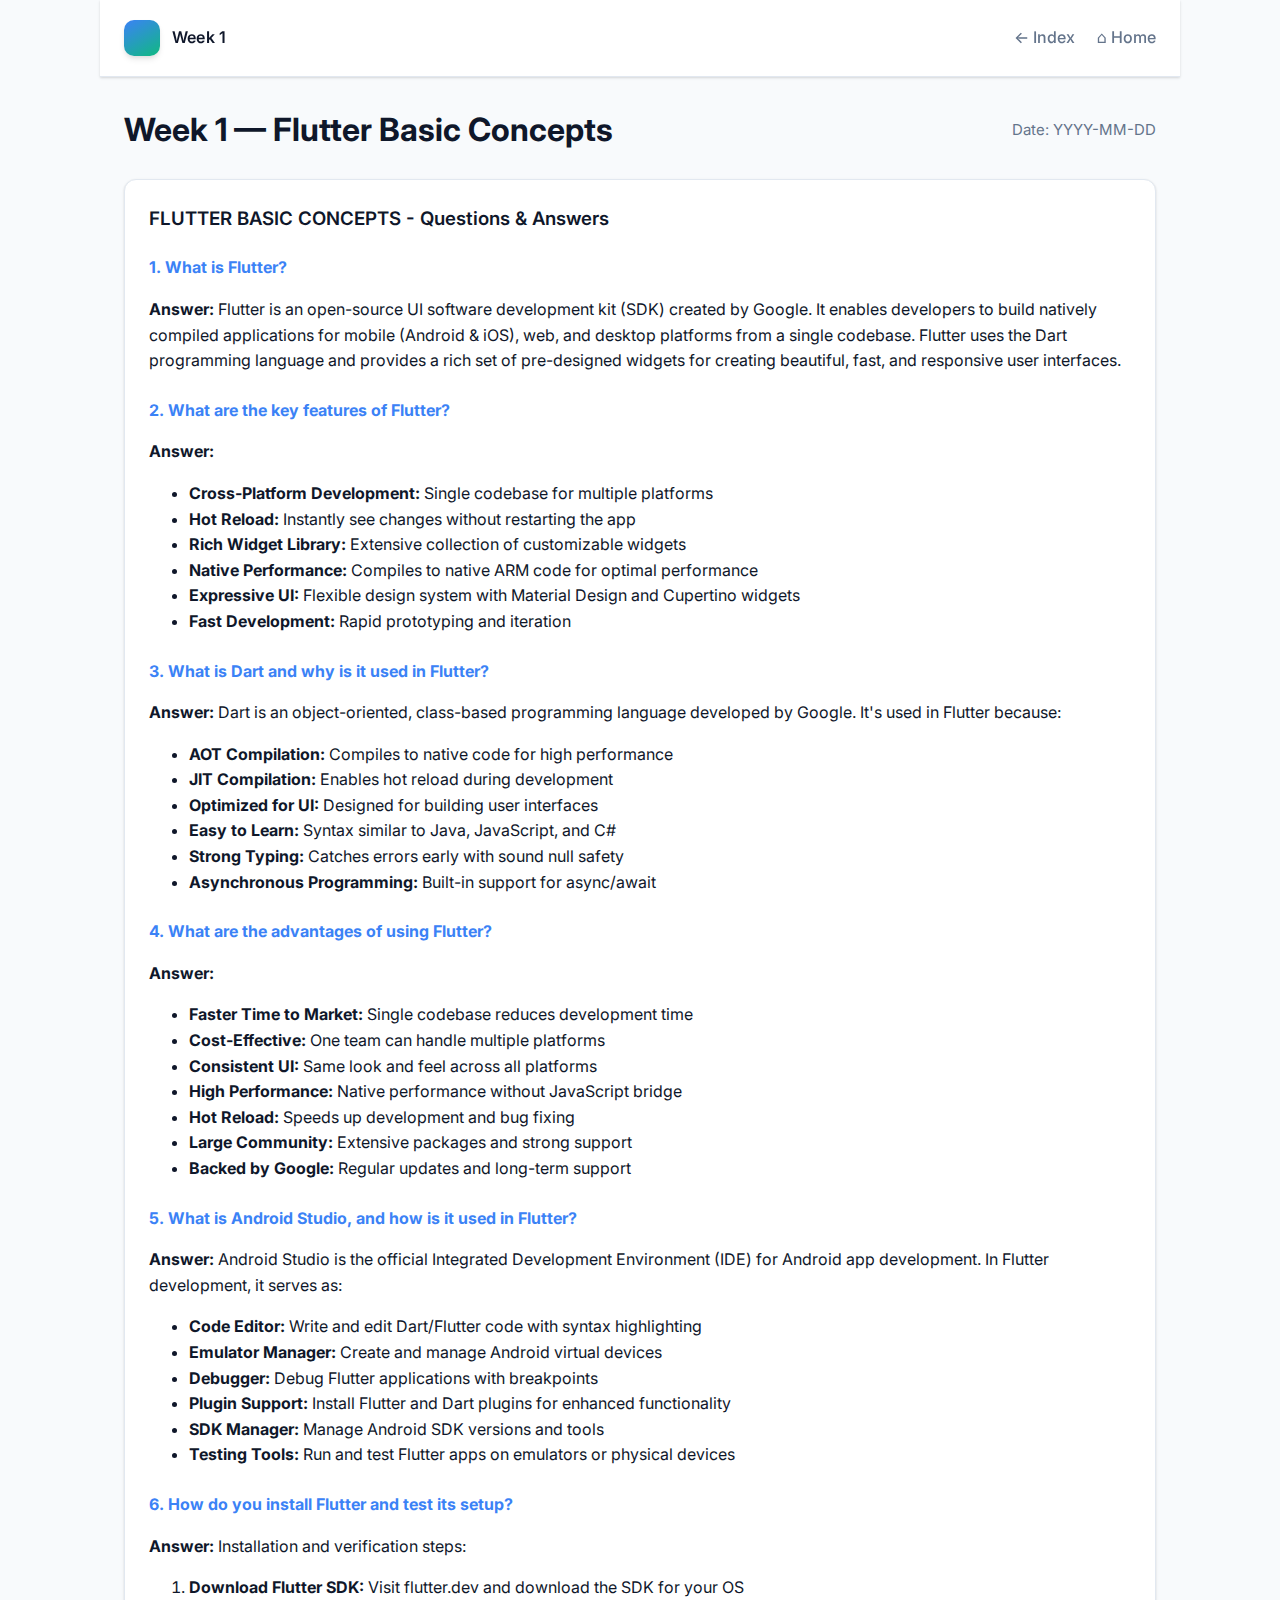
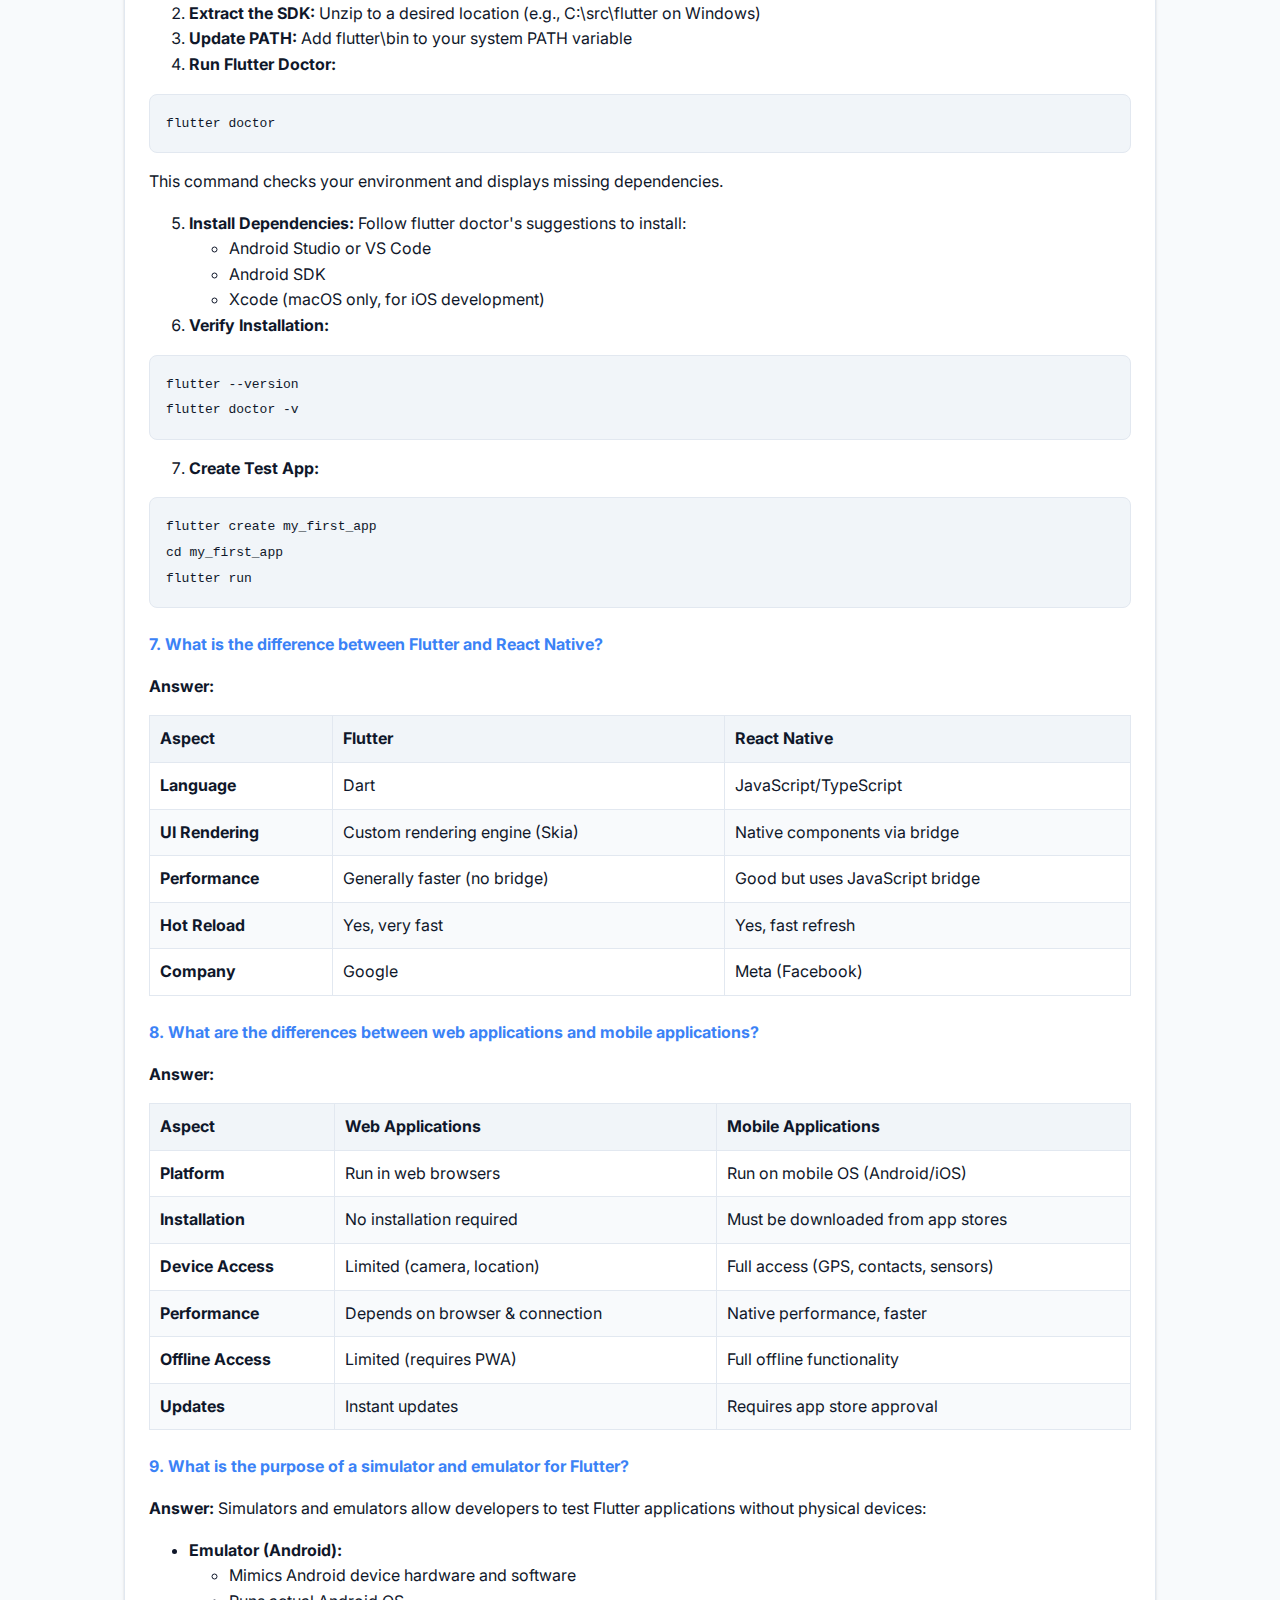
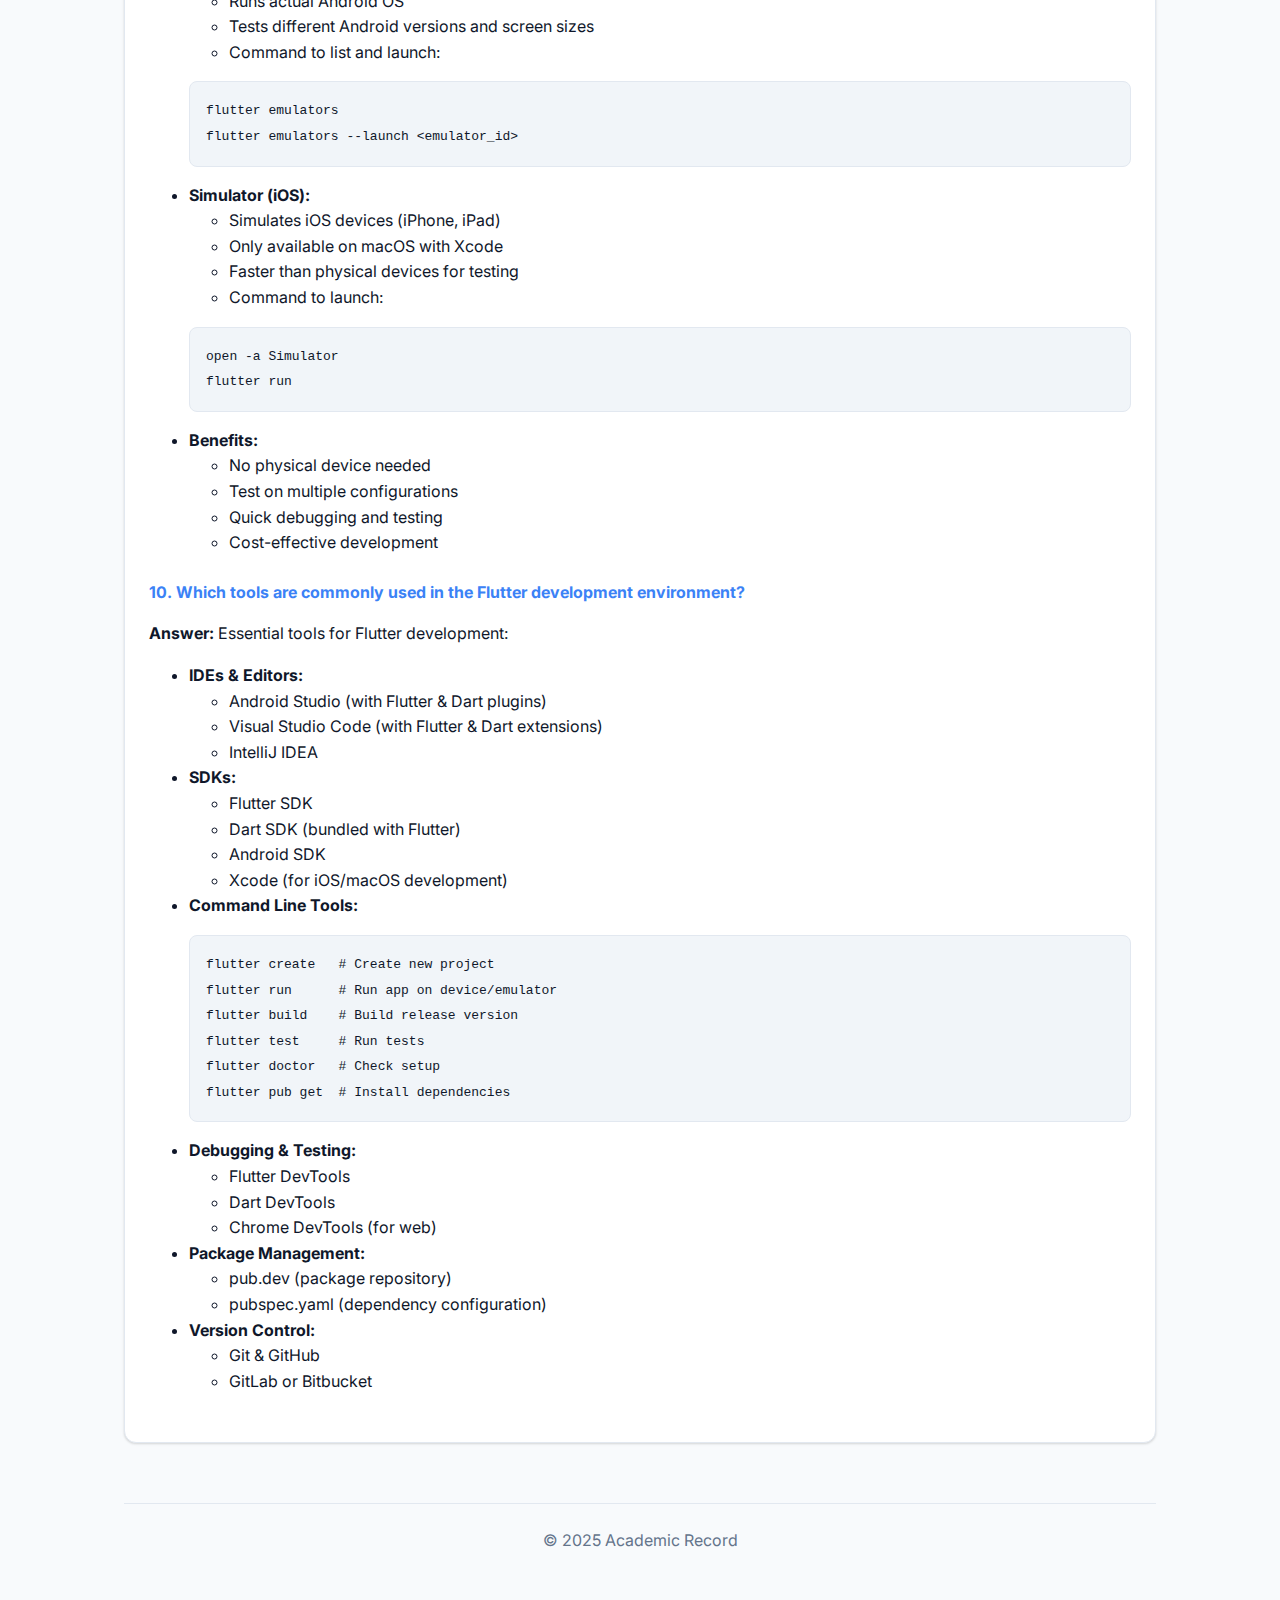
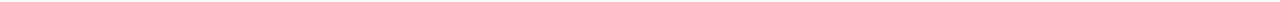
<file: week-1.html>
<!doctype html>
<html lang="en">
<head>
  <meta charset="utf-8" />
  <meta name="viewport" content="width=device-width, initial-scale=1" />
  <title>Week 1 — Setup & Introduction</title>
  <link href="https://fonts.googleapis.com/css2?family=Inter:wght@400;500;600;700&display=swap" rel="stylesheet">
  <link rel="stylesheet" href="assets/css/style.css" />
</head>
<body class="week-page">
  <header class="header container">
    <div class="brand"><div class="logo"></div> <span>Week 1</span></div>
    <nav class="nav">
      <a href="records.html">← Index</a>
      <a href="index.html">⌂ Home</a>
    </nav>
  </header>

  <main class="container">
    <div class="header-bar">
      <h1 class="title">Week 1 — Flutter Basic Concepts</h1>
      <div class="date">Date: YYYY-MM-DD</div>
    </div>

    <section class="content-block">
      <h3>FLUTTER BASIC CONCEPTS - Questions & Answers</h3>
      
      <div style="margin-bottom: 24px;">
        <h4 style="color: var(--primary); margin-bottom: 8px;">1. What is Flutter?</h4>
        <p><strong>Answer:</strong> Flutter is an open-source UI software development kit (SDK) created by Google. It enables developers to build natively compiled applications for mobile (Android & iOS), web, and desktop platforms from a single codebase. Flutter uses the Dart programming language and provides a rich set of pre-designed widgets for creating beautiful, fast, and responsive user interfaces.</p>
      </div>

      <div style="margin-bottom: 24px;">
        <h4 style="color: var(--primary); margin-bottom: 8px;">2. What are the key features of Flutter?</h4>
        <p><strong>Answer:</strong></p>
        <ul>
          <li><strong>Cross-Platform Development:</strong> Single codebase for multiple platforms</li>
          <li><strong>Hot Reload:</strong> Instantly see changes without restarting the app</li>
          <li><strong>Rich Widget Library:</strong> Extensive collection of customizable widgets</li>
          <li><strong>Native Performance:</strong> Compiles to native ARM code for optimal performance</li>
          <li><strong>Expressive UI:</strong> Flexible design system with Material Design and Cupertino widgets</li>
          <li><strong>Fast Development:</strong> Rapid prototyping and iteration</li>
        </ul>
      </div>

      <div style="margin-bottom: 24px;">
        <h4 style="color: var(--primary); margin-bottom: 8px;">3. What is Dart and why is it used in Flutter?</h4>
        <p><strong>Answer:</strong> Dart is an object-oriented, class-based programming language developed by Google. It's used in Flutter because:</p>
        <ul>
          <li><strong>AOT Compilation:</strong> Compiles to native code for high performance</li>
          <li><strong>JIT Compilation:</strong> Enables hot reload during development</li>
          <li><strong>Optimized for UI:</strong> Designed for building user interfaces</li>
          <li><strong>Easy to Learn:</strong> Syntax similar to Java, JavaScript, and C#</li>
          <li><strong>Strong Typing:</strong> Catches errors early with sound null safety</li>
          <li><strong>Asynchronous Programming:</strong> Built-in support for async/await</li>
        </ul>
      </div>

      <div style="margin-bottom: 24px;">
        <h4 style="color: var(--primary); margin-bottom: 8px;">4. What are the advantages of using Flutter?</h4>
        <p><strong>Answer:</strong></p>
        <ul>
          <li><strong>Faster Time to Market:</strong> Single codebase reduces development time</li>
          <li><strong>Cost-Effective:</strong> One team can handle multiple platforms</li>
          <li><strong>Consistent UI:</strong> Same look and feel across all platforms</li>
          <li><strong>High Performance:</strong> Native performance without JavaScript bridge</li>
          <li><strong>Hot Reload:</strong> Speeds up development and bug fixing</li>
          <li><strong>Large Community:</strong> Extensive packages and strong support</li>
          <li><strong>Backed by Google:</strong> Regular updates and long-term support</li>
        </ul>
      </div>

      <div style="margin-bottom: 24px;">
        <h4 style="color: var(--primary); margin-bottom: 8px;">5. What is Android Studio, and how is it used in Flutter?</h4>
        <p><strong>Answer:</strong> Android Studio is the official Integrated Development Environment (IDE) for Android app development. In Flutter development, it serves as:</p>
        <ul>
          <li><strong>Code Editor:</strong> Write and edit Dart/Flutter code with syntax highlighting</li>
          <li><strong>Emulator Manager:</strong> Create and manage Android virtual devices</li>
          <li><strong>Debugger:</strong> Debug Flutter applications with breakpoints</li>
          <li><strong>Plugin Support:</strong> Install Flutter and Dart plugins for enhanced functionality</li>
          <li><strong>SDK Manager:</strong> Manage Android SDK versions and tools</li>
          <li><strong>Testing Tools:</strong> Run and test Flutter apps on emulators or physical devices</li>
        </ul>
      </div>

      <div style="margin-bottom: 24px;">
        <h4 style="color: var(--primary); margin-bottom: 8px;">6. How do you install Flutter and test its setup?</h4>
        <p><strong>Answer:</strong> Installation and verification steps:</p>
        <ol>
          <li><strong>Download Flutter SDK:</strong> Visit flutter.dev and download the SDK for your OS</li>
          <li><strong>Extract the SDK:</strong> Unzip to a desired location (e.g., C:\src\flutter on Windows)</li>
          <li><strong>Update PATH:</strong> Add flutter\bin to your system PATH variable</li>
          <li><strong>Run Flutter Doctor:</strong></li>
        </ol>
        <pre class="code"><code>flutter doctor</code></pre>
        <p>This command checks your environment and displays missing dependencies.</p>
        <ol start="5">
          <li><strong>Install Dependencies:</strong> Follow flutter doctor's suggestions to install:</li>
          <ul>
            <li>Android Studio or VS Code</li>
            <li>Android SDK</li>
            <li>Xcode (macOS only, for iOS development)</li>
          </ul>
          <li><strong>Verify Installation:</strong></li>
        </ol>
        <pre class="code"><code>flutter --version
flutter doctor -v</code></pre>
        <ol start="7">
          <li><strong>Create Test App:</strong></li>
        </ol>
        <pre class="code"><code>flutter create my_first_app
cd my_first_app
flutter run</code></pre>
      </div>

      <div style="margin-bottom: 24px;">
        <h4 style="color: var(--primary); margin-bottom: 8px;">7. What is the difference between Flutter and React Native?</h4>
        <p><strong>Answer:</strong></p>
        <table style="width: 100%; border-collapse: collapse; margin-top: 12px;">
          <tr style="background: #f1f5f9;">
            <th style="padding: 10px; text-align: left; border: 1px solid #e2e8f0;">Aspect</th>
            <th style="padding: 10px; text-align: left; border: 1px solid #e2e8f0;">Flutter</th>
            <th style="padding: 10px; text-align: left; border: 1px solid #e2e8f0;">React Native</th>
          </tr>
          <tr>
            <td style="padding: 10px; border: 1px solid #e2e8f0;"><strong>Language</strong></td>
            <td style="padding: 10px; border: 1px solid #e2e8f0;">Dart</td>
            <td style="padding: 10px; border: 1px solid #e2e8f0;">JavaScript/TypeScript</td>
          </tr>
          <tr style="background: #f8fafc;">
            <td style="padding: 10px; border: 1px solid #e2e8f0;"><strong>UI Rendering</strong></td>
            <td style="padding: 10px; border: 1px solid #e2e8f0;">Custom rendering engine (Skia)</td>
            <td style="padding: 10px; border: 1px solid #e2e8f0;">Native components via bridge</td>
          </tr>
          <tr>
            <td style="padding: 10px; border: 1px solid #e2e8f0;"><strong>Performance</strong></td>
            <td style="padding: 10px; border: 1px solid #e2e8f0;">Generally faster (no bridge)</td>
            <td style="padding: 10px; border: 1px solid #e2e8f0;">Good but uses JavaScript bridge</td>
          </tr>
          <tr style="background: #f8fafc;">
            <td style="padding: 10px; border: 1px solid #e2e8f0;"><strong>Hot Reload</strong></td>
            <td style="padding: 10px; border: 1px solid #e2e8f0;">Yes, very fast</td>
            <td style="padding: 10px; border: 1px solid #e2e8f0;">Yes, fast refresh</td>
          </tr>
          <tr>
            <td style="padding: 10px; border: 1px solid #e2e8f0;"><strong>Company</strong></td>
            <td style="padding: 10px; border: 1px solid #e2e8f0;">Google</td>
            <td style="padding: 10px; border: 1px solid #e2e8f0;">Meta (Facebook)</td>
          </tr>
        </table>
      </div>

      <div style="margin-bottom: 24px;">
        <h4 style="color: var(--primary); margin-bottom: 8px;">8. What are the differences between web applications and mobile applications?</h4>
        <p><strong>Answer:</strong></p>
        <table style="width: 100%; border-collapse: collapse; margin-top: 12px;">
          <tr style="background: #f1f5f9;">
            <th style="padding: 10px; text-align: left; border: 1px solid #e2e8f0;">Aspect</th>
            <th style="padding: 10px; text-align: left; border: 1px solid #e2e8f0;">Web Applications</th>
            <th style="padding: 10px; text-align: left; border: 1px solid #e2e8f0;">Mobile Applications</th>
          </tr>
          <tr>
            <td style="padding: 10px; border: 1px solid #e2e8f0;"><strong>Platform</strong></td>
            <td style="padding: 10px; border: 1px solid #e2e8f0;">Run in web browsers</td>
            <td style="padding: 10px; border: 1px solid #e2e8f0;">Run on mobile OS (Android/iOS)</td>
          </tr>
          <tr style="background: #f8fafc;">
            <td style="padding: 10px; border: 1px solid #e2e8f0;"><strong>Installation</strong></td>
            <td style="padding: 10px; border: 1px solid #e2e8f0;">No installation required</td>
            <td style="padding: 10px; border: 1px solid #e2e8f0;">Must be downloaded from app stores</td>
          </tr>
          <tr>
            <td style="padding: 10px; border: 1px solid #e2e8f0;"><strong>Device Access</strong></td>
            <td style="padding: 10px; border: 1px solid #e2e8f0;">Limited (camera, location)</td>
            <td style="padding: 10px; border: 1px solid #e2e8f0;">Full access (GPS, contacts, sensors)</td>
          </tr>
          <tr style="background: #f8fafc;">
            <td style="padding: 10px; border: 1px solid #e2e8f0;"><strong>Performance</strong></td>
            <td style="padding: 10px; border: 1px solid #e2e8f0;">Depends on browser & connection</td>
            <td style="padding: 10px; border: 1px solid #e2e8f0;">Native performance, faster</td>
          </tr>
          <tr>
            <td style="padding: 10px; border: 1px solid #e2e8f0;"><strong>Offline Access</strong></td>
            <td style="padding: 10px; border: 1px solid #e2e8f0;">Limited (requires PWA)</td>
            <td style="padding: 10px; border: 1px solid #e2e8f0;">Full offline functionality</td>
          </tr>
          <tr style="background: #f8fafc;">
            <td style="padding: 10px; border: 1px solid #e2e8f0;"><strong>Updates</strong></td>
            <td style="padding: 10px; border: 1px solid #e2e8f0;">Instant updates</td>
            <td style="padding: 10px; border: 1px solid #e2e8f0;">Requires app store approval</td>
          </tr>
        </table>
      </div>

      <div style="margin-bottom: 24px;">
        <h4 style="color: var(--primary); margin-bottom: 8px;">9. What is the purpose of a simulator and emulator for Flutter?</h4>
        <p><strong>Answer:</strong> Simulators and emulators allow developers to test Flutter applications without physical devices:</p>
        <ul>
          <li><strong>Emulator (Android):</strong> 
            <ul>
              <li>Mimics Android device hardware and software</li>
              <li>Runs actual Android OS</li>
              <li>Tests different Android versions and screen sizes</li>
              <li>Command to list and launch:</li>
            </ul>
            <pre class="code"><code>flutter emulators
flutter emulators --launch &lt;emulator_id&gt;</code></pre>
          </li>
          <li><strong>Simulator (iOS):</strong>
            <ul>
              <li>Simulates iOS devices (iPhone, iPad)</li>
              <li>Only available on macOS with Xcode</li>
              <li>Faster than physical devices for testing</li>
              <li>Command to launch:</li>
            </ul>
            <pre class="code"><code>open -a Simulator
flutter run</code></pre>
          </li>
          <li><strong>Benefits:</strong>
            <ul>
              <li>No physical device needed</li>
              <li>Test on multiple configurations</li>
              <li>Quick debugging and testing</li>
              <li>Cost-effective development</li>
            </ul>
          </li>
        </ul>
      </div>

      <div style="margin-bottom: 24px;">
        <h4 style="color: var(--primary); margin-bottom: 8px;">10. Which tools are commonly used in the Flutter development environment?</h4>
        <p><strong>Answer:</strong> Essential tools for Flutter development:</p>
        <ul>
          <li><strong>IDEs & Editors:</strong>
            <ul>
              <li>Android Studio (with Flutter & Dart plugins)</li>
              <li>Visual Studio Code (with Flutter & Dart extensions)</li>
              <li>IntelliJ IDEA</li>
            </ul>
          </li>
          <li><strong>SDKs:</strong>
            <ul>
              <li>Flutter SDK</li>
              <li>Dart SDK (bundled with Flutter)</li>
              <li>Android SDK</li>
              <li>Xcode (for iOS/macOS development)</li>
            </ul>
          </li>
          <li><strong>Command Line Tools:</strong>
            <pre class="code"><code>flutter create   # Create new project
flutter run      # Run app on device/emulator
flutter build    # Build release version
flutter test     # Run tests
flutter doctor   # Check setup
flutter pub get  # Install dependencies</code></pre>
          </li>
          <li><strong>Debugging & Testing:</strong>
            <ul>
              <li>Flutter DevTools</li>
              <li>Dart DevTools</li>
              <li>Chrome DevTools (for web)</li>
            </ul>
          </li>
          <li><strong>Package Management:</strong>
            <ul>
              <li>pub.dev (package repository)</li>
              <li>pubspec.yaml (dependency configuration)</li>
            </ul>
          </li>
          <li><strong>Version Control:</strong>
            <ul>
              <li>Git & GitHub</li>
              <li>GitLab or Bitbucket</li>
            </ul>
          </li>
        </ul>
      </div>
    </section>



  <footer class="footer container">© 2025 Academic Record</footer>
  <script src="assets/js/main.js"></script>
</body>
</html>
</file>
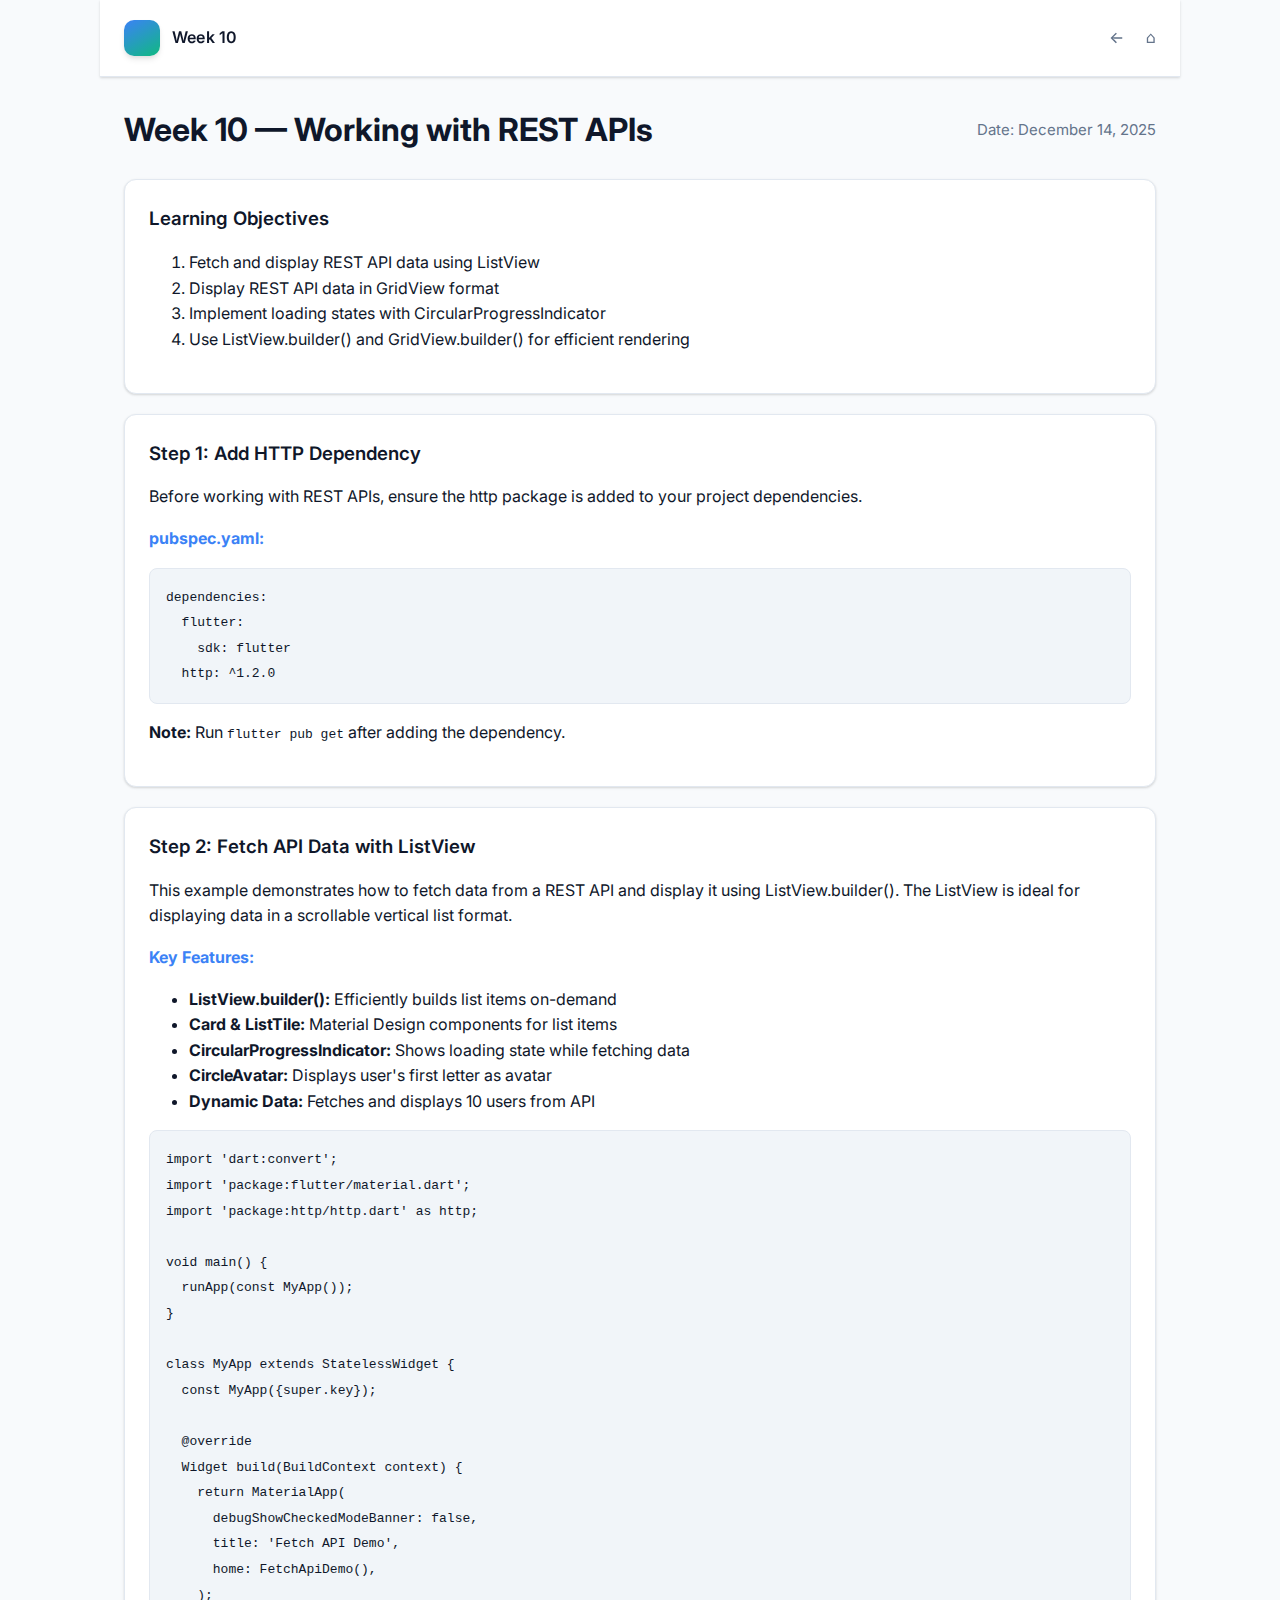
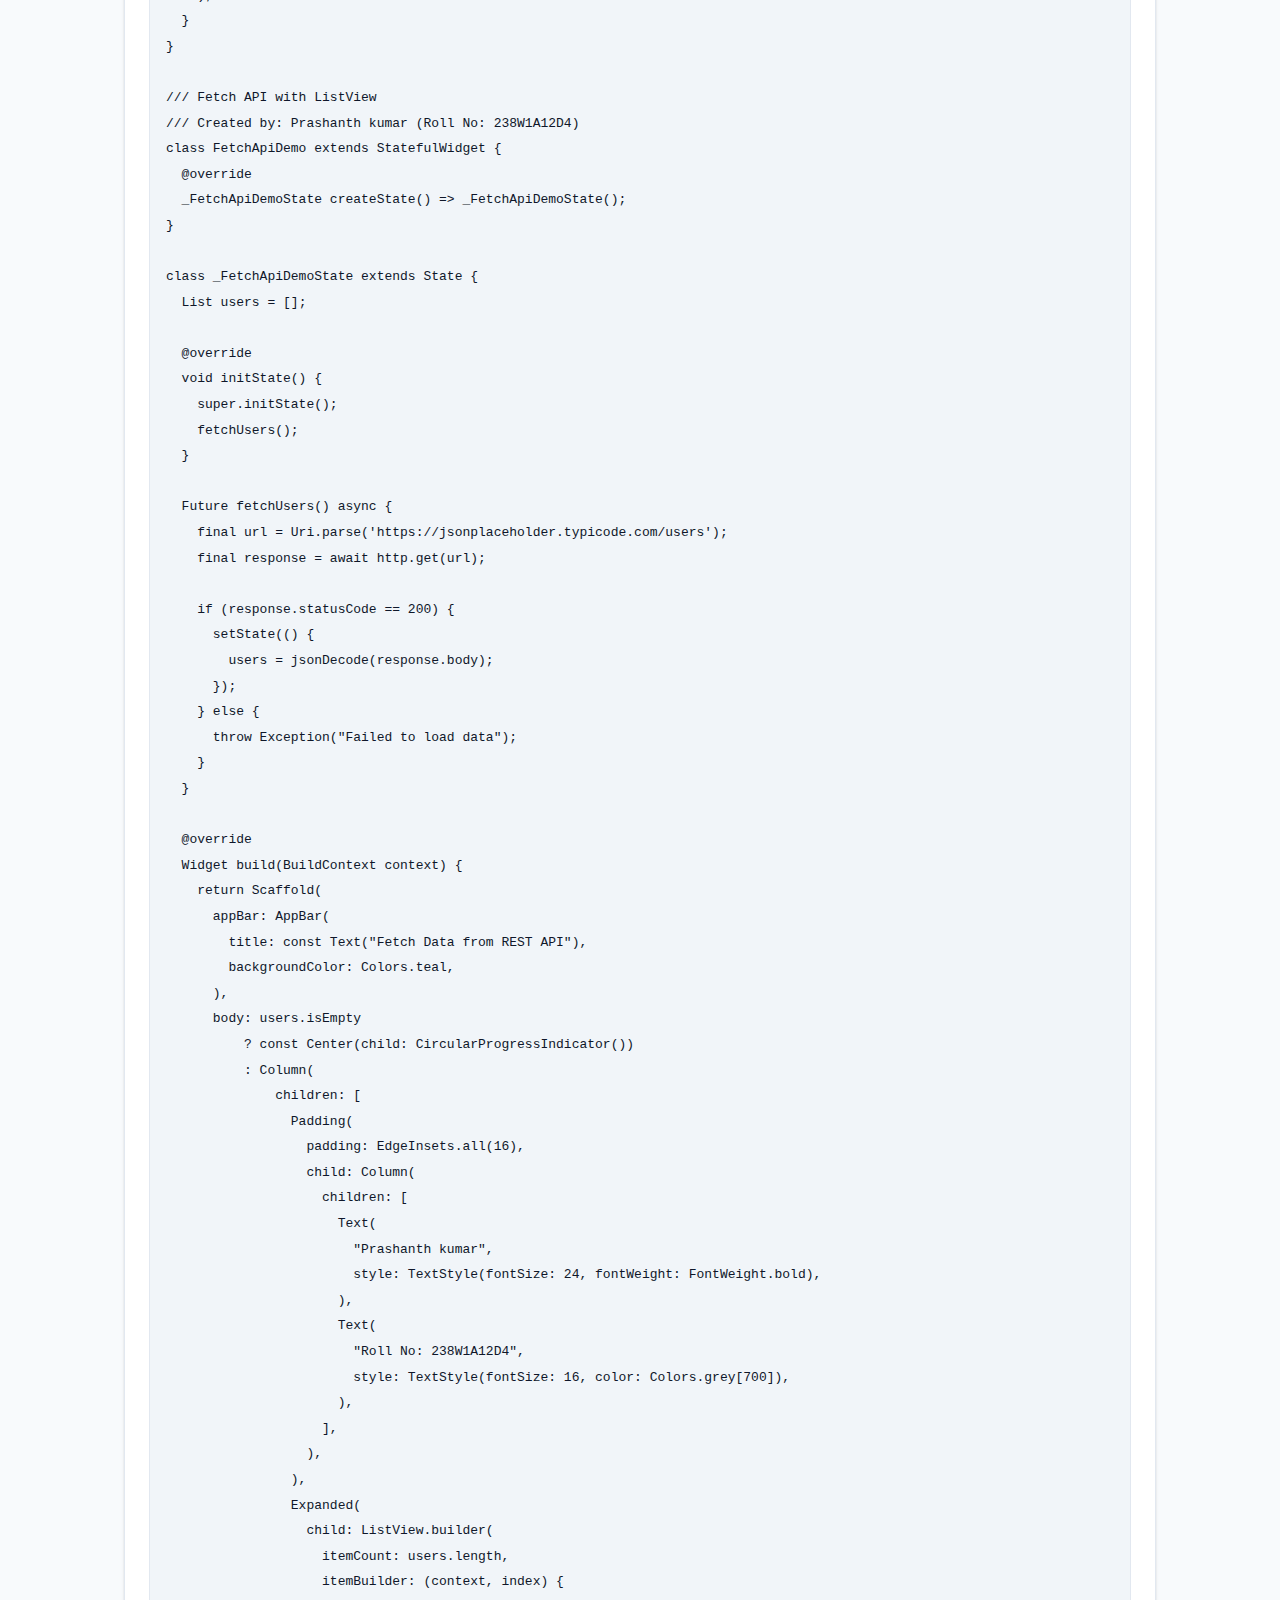
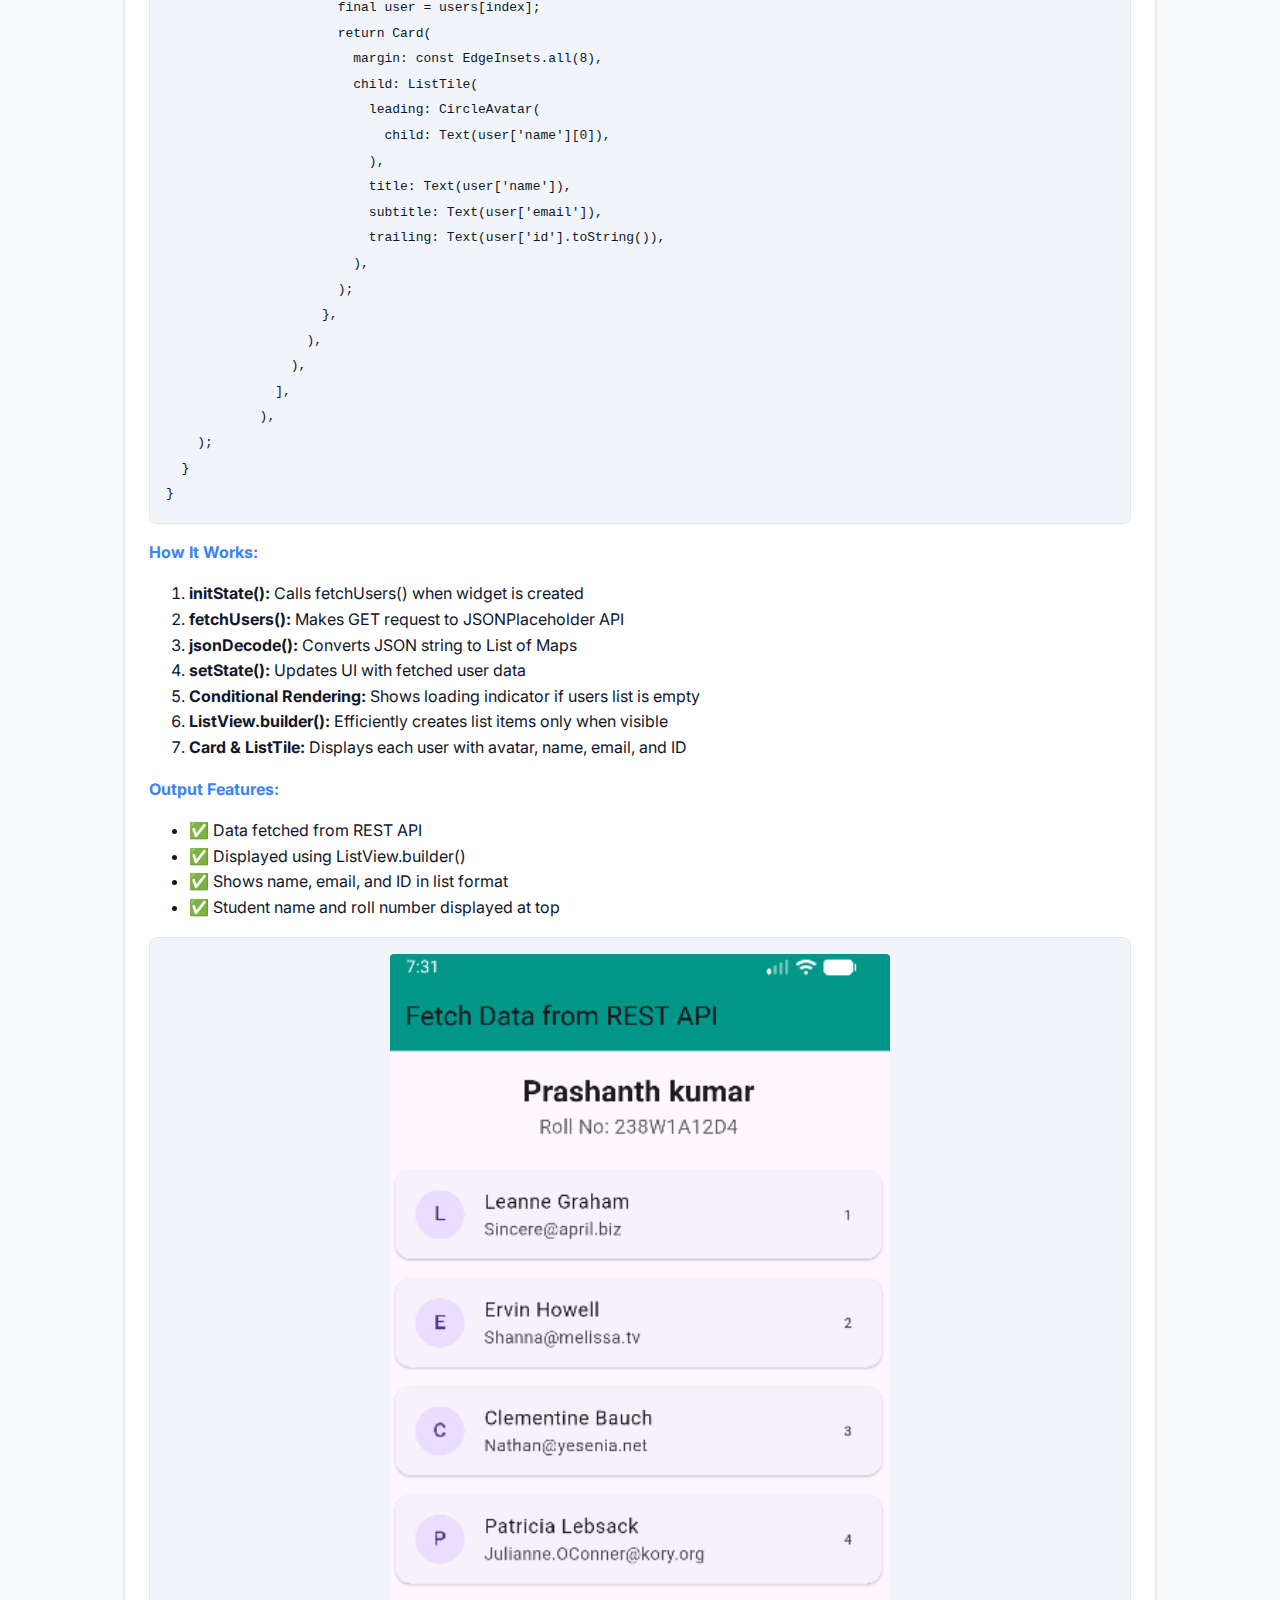
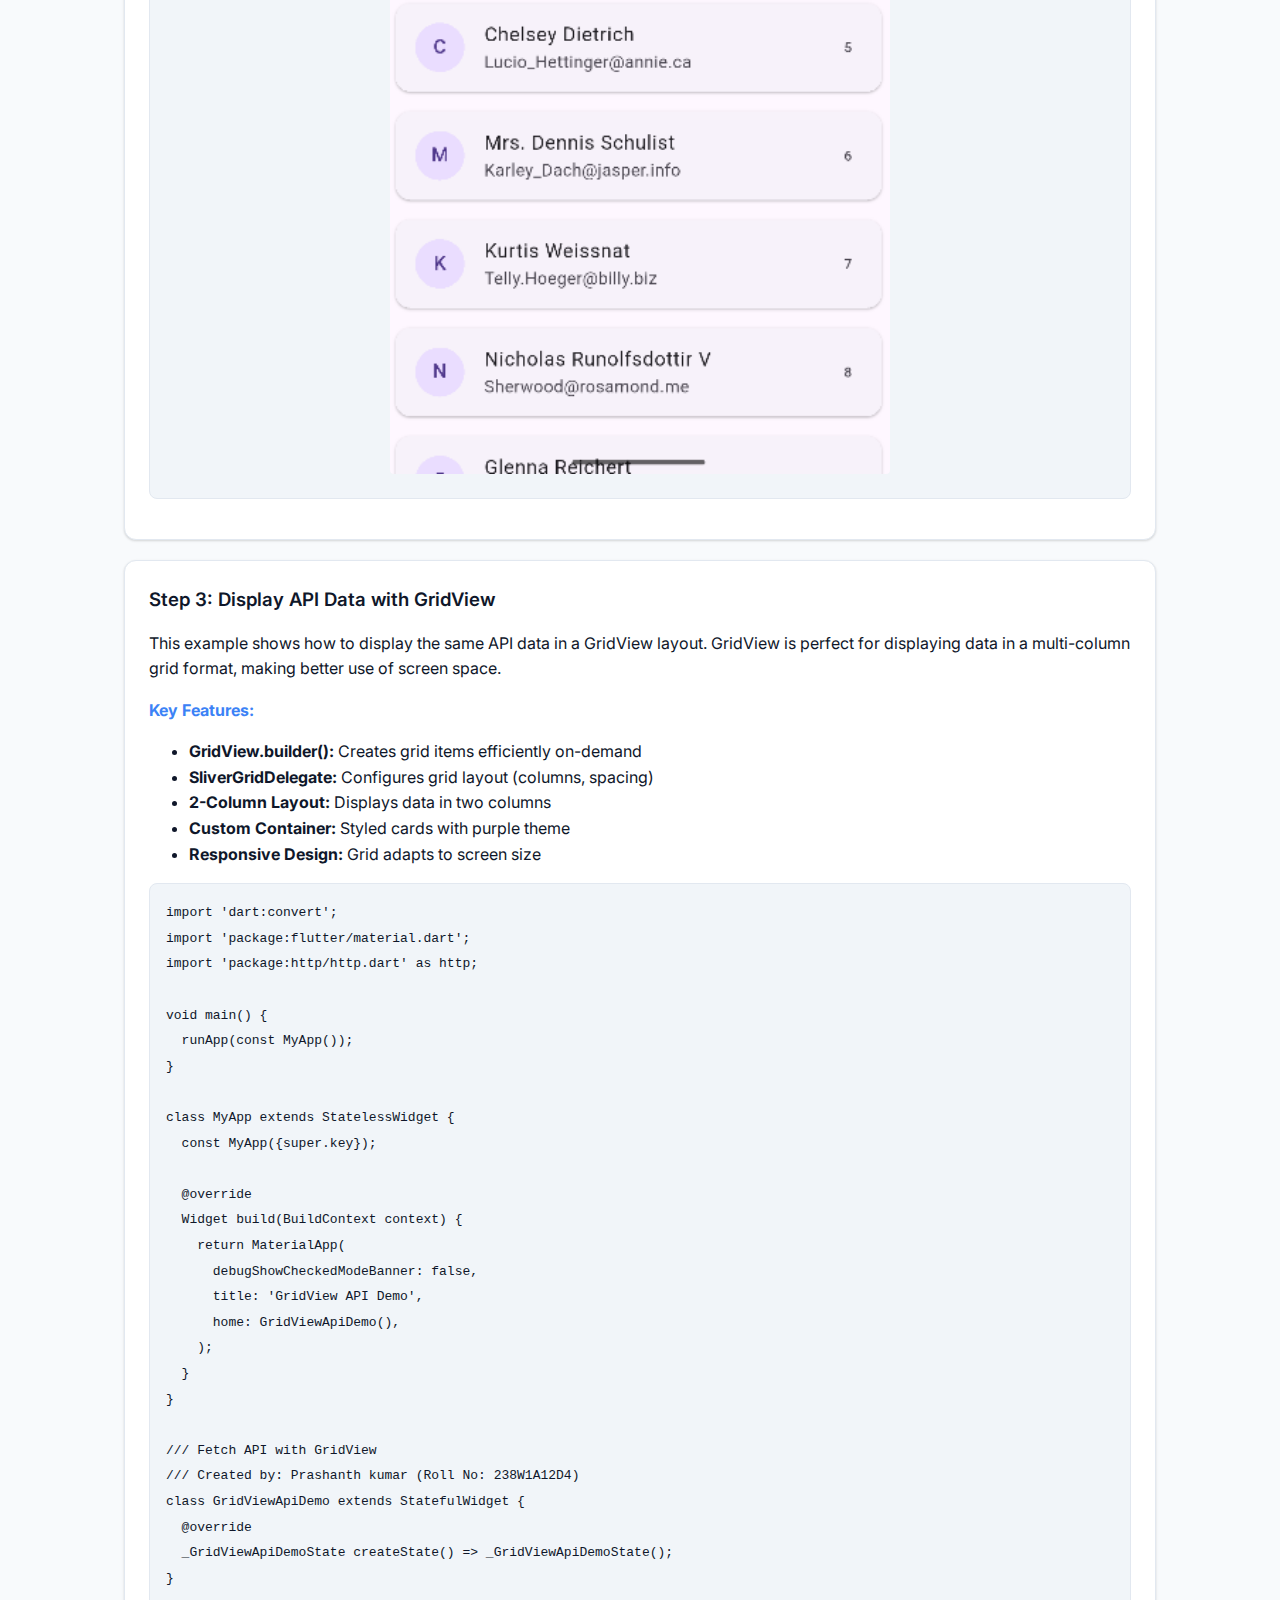
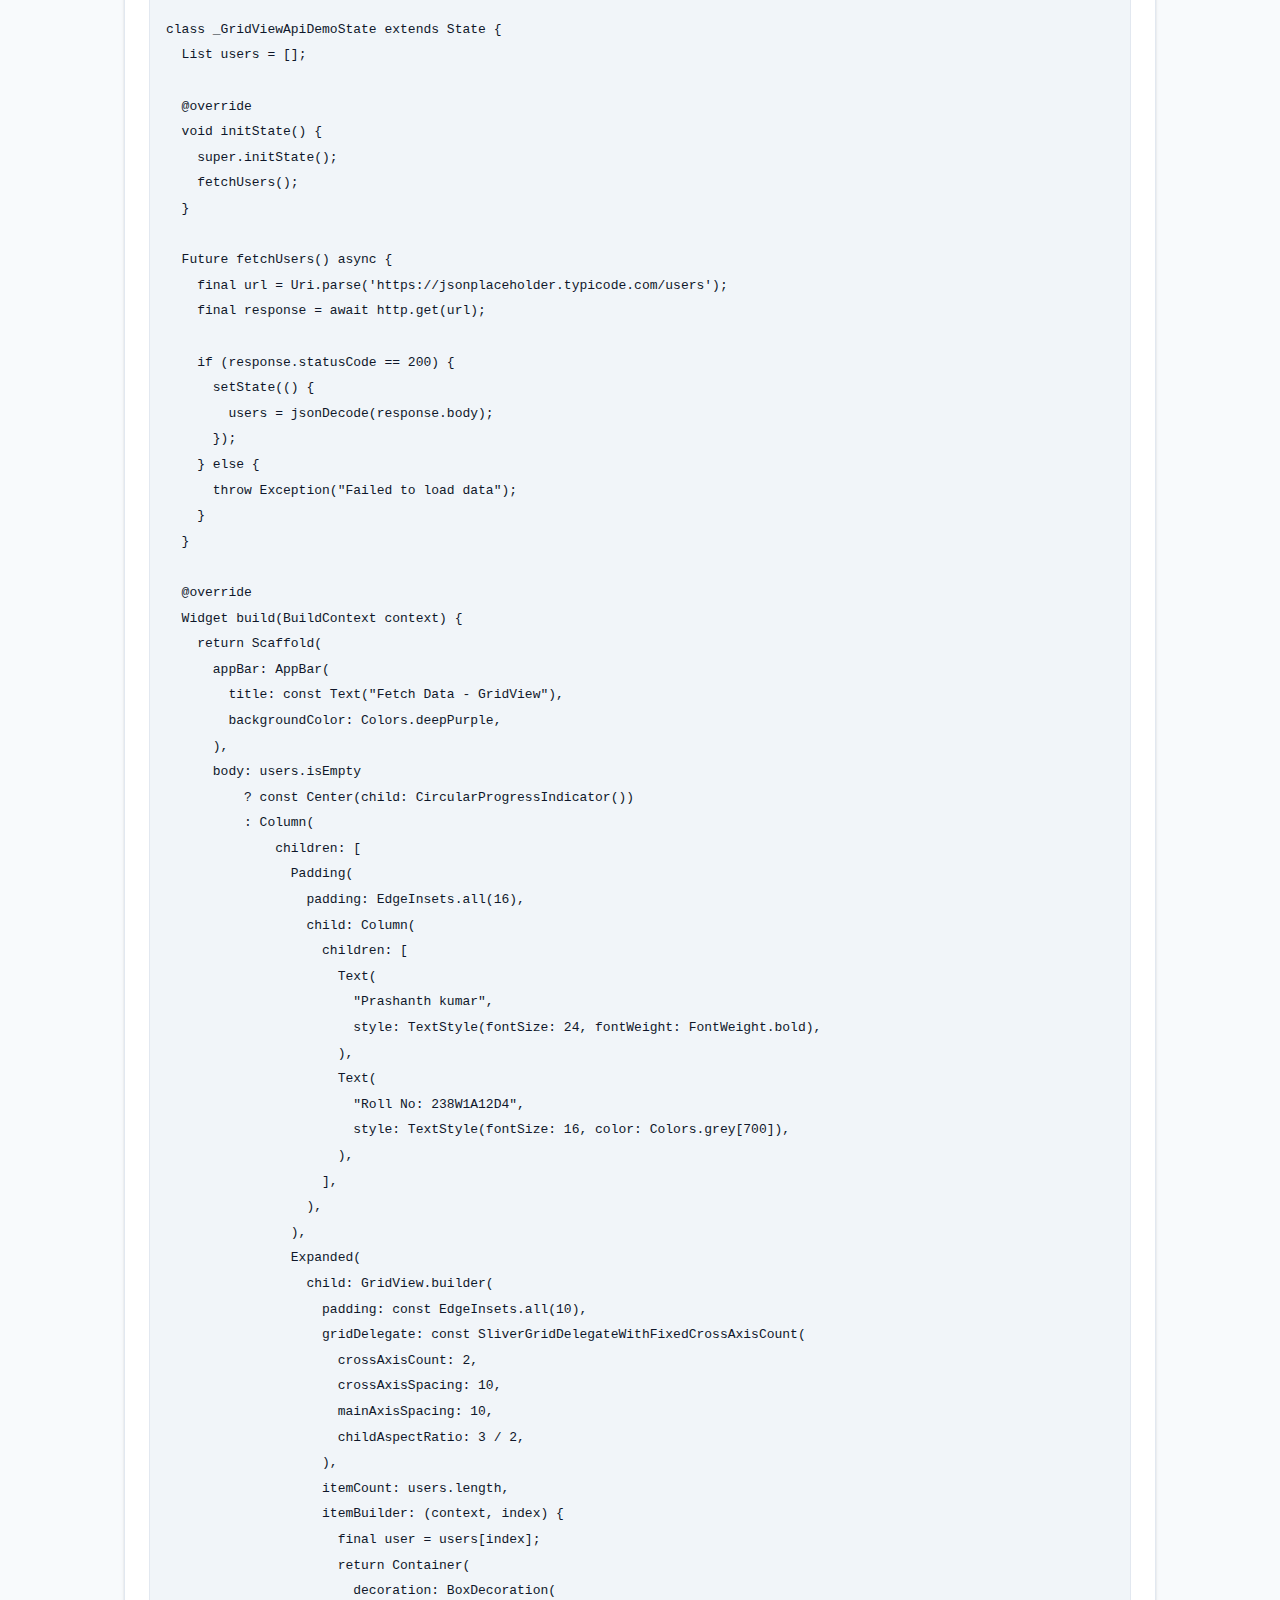
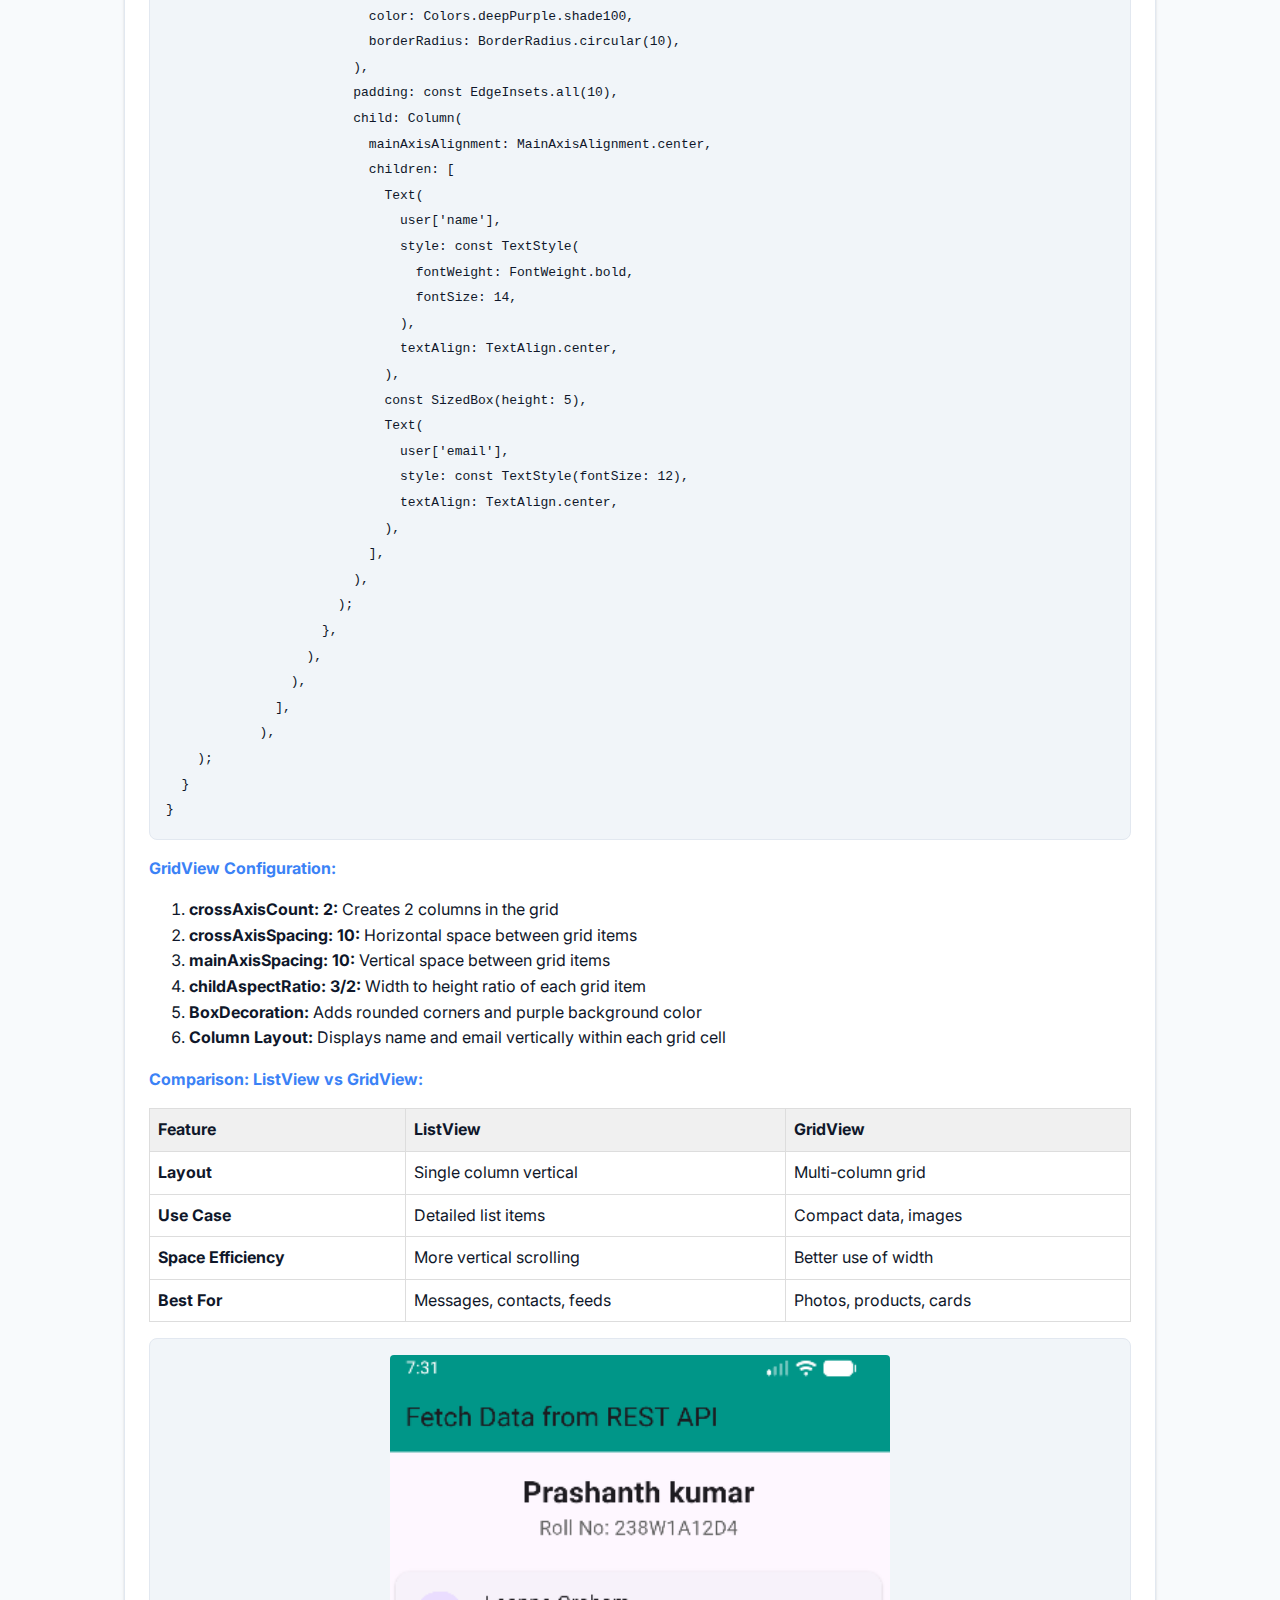
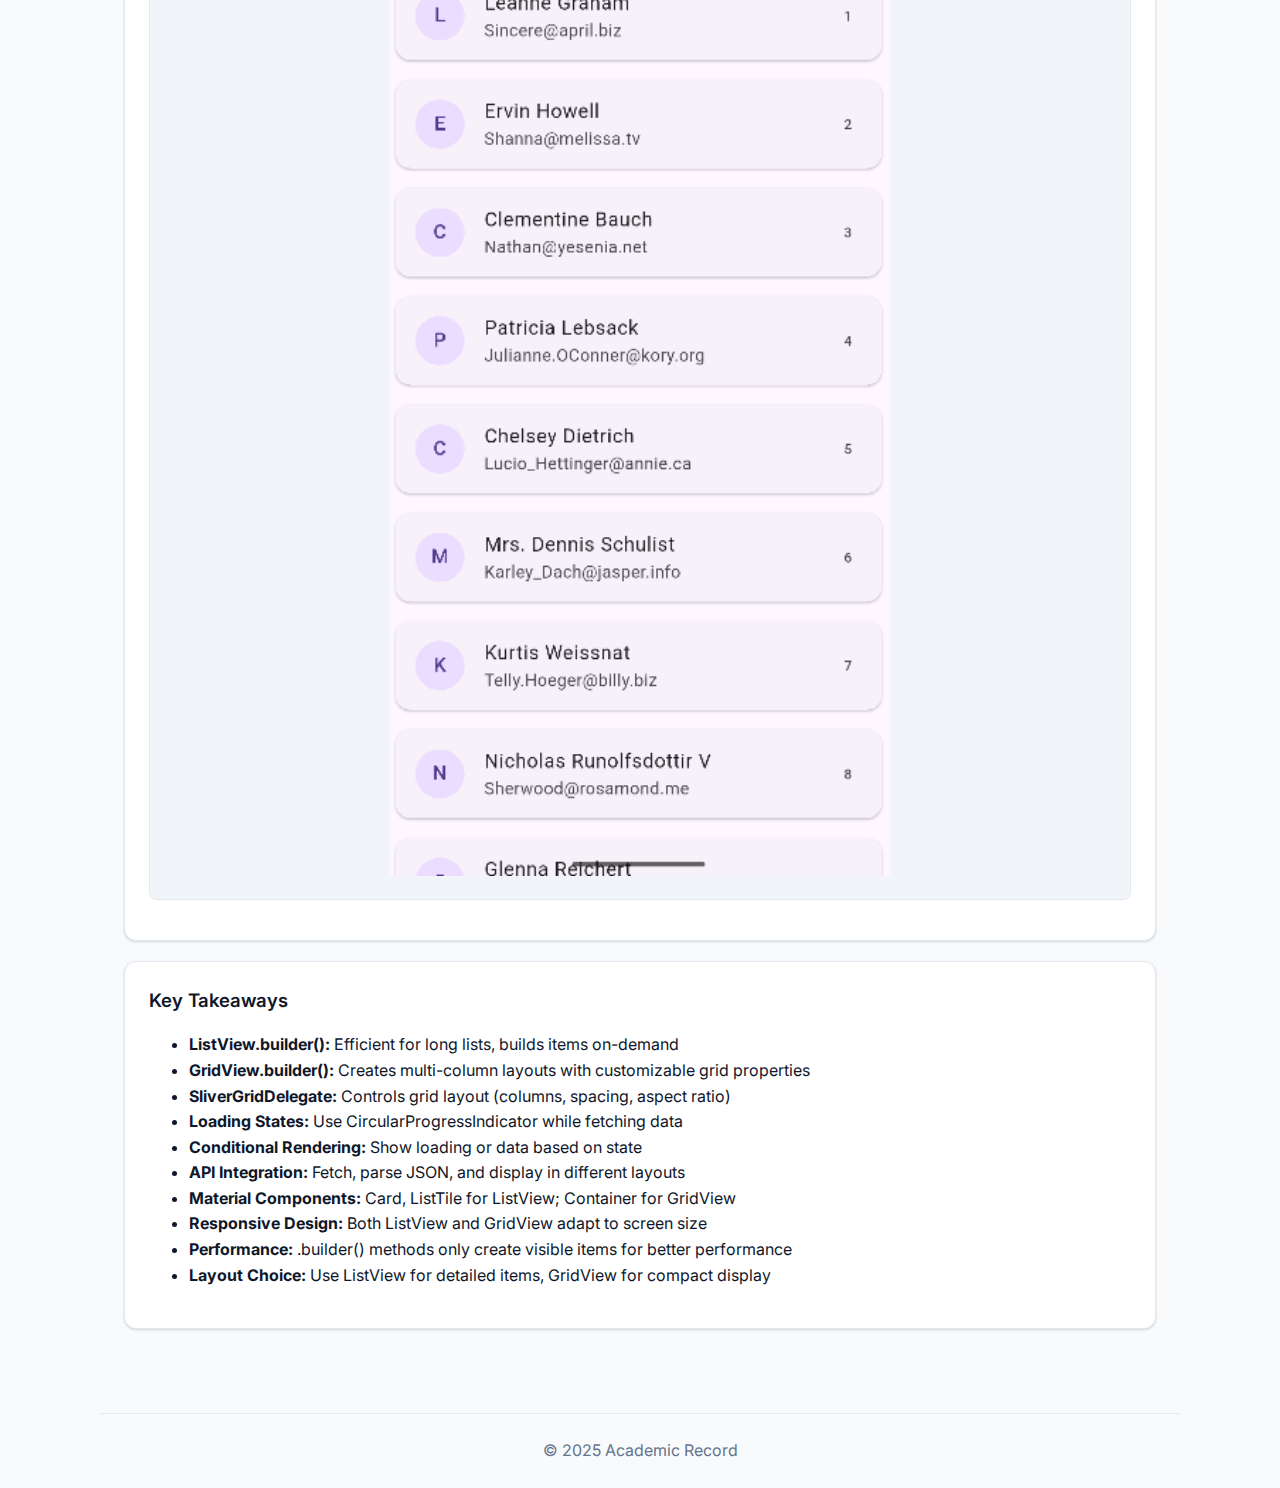
<file: week-10.html>
<!doctype html>
<html lang="en">
<head>
  <meta charset="utf-8" />
  <meta name="viewport" content="width=device-width, initial-scale=1" />
  <title>Week 10 — Working with REST APIs</title>
  <link href="https://fonts.googleapis.com/css2?family=Inter:wght@400;500;600;700&display=swap" rel="stylesheet">
  <link rel="stylesheet" href="assets/css/style.css" />
</head>
<body class="week-page">
  <header class="header container">
    <div class="brand"><div class="logo"></div> <span>Week 10</span></div>
    <nav class="nav">
      <a href="records.html">←</a>
      <a href="index.html">⌂</a>
    </nav>
  </header>

  <main class="container">
    <div class="header-bar">
      <h1 class="title">Week 10 — Working with REST APIs</h1>
      <div class="date">Date: December 14, 2025</div>
    </div>

    <section class="content-block">
      <h3>Learning Objectives</h3>
      <ol>
        <li>Fetch and display REST API data using ListView</li>
        <li>Display REST API data in GridView format</li>
        <li>Implement loading states with CircularProgressIndicator</li>
        <li>Use ListView.builder() and GridView.builder() for efficient rendering</li>
      </ol>
    </section>

    <!-- SETUP -->
    <section class="content-block">
      <h3>Step 1: Add HTTP Dependency</h3>
      
      <p>Before working with REST APIs, ensure the http package is added to your project dependencies.</p>

      <h4 style="color: var(--primary); margin: 16px 0 8px 0;">pubspec.yaml:</h4>
      <pre class="code"><code>dependencies:
  flutter:
    sdk: flutter
  http: ^1.2.0
</code></pre>

      <p style="margin-top: 12px;"><strong>Note:</strong> Run <code>flutter pub get</code> after adding the dependency.</p>
    </section>

    <!-- LISTVIEW EXAMPLE -->
    <section class="content-block">
      <h3>Step 2: Fetch API Data with ListView</h3>
      
      <p>This example demonstrates how to fetch data from a REST API and display it using ListView.builder(). The ListView is ideal for displaying data in a scrollable vertical list format.</p>

      <h4 style="color: var(--primary); margin: 16px 0 8px 0;">Key Features:</h4>
      <ul>
        <li><strong>ListView.builder():</strong> Efficiently builds list items on-demand</li>
        <li><strong>Card & ListTile:</strong> Material Design components for list items</li>
        <li><strong>CircularProgressIndicator:</strong> Shows loading state while fetching data</li>
        <li><strong>CircleAvatar:</strong> Displays user's first letter as avatar</li>
        <li><strong>Dynamic Data:</strong> Fetches and displays 10 users from API</li>
      </ul>

      <pre class="code"><code>import 'dart:convert';
import 'package:flutter/material.dart';
import 'package:http/http.dart' as http;

void main() {
  runApp(const MyApp());
}

class MyApp extends StatelessWidget {
  const MyApp({super.key});

  @override
  Widget build(BuildContext context) {
    return MaterialApp(
      debugShowCheckedModeBanner: false,
      title: 'Fetch API Demo',
      home: FetchApiDemo(),
    );
  }
}

/// Fetch API with ListView
/// Created by: Prashanth kumar (Roll No: 238W1A12D4)
class FetchApiDemo extends StatefulWidget {
  @override
  _FetchApiDemoState createState() => _FetchApiDemoState();
}

class _FetchApiDemoState extends State<FetchApiDemo> {
  List<dynamic> users = [];

  @override
  void initState() {
    super.initState();
    fetchUsers();
  }

  Future<void> fetchUsers() async {
    final url = Uri.parse('https://jsonplaceholder.typicode.com/users');
    final response = await http.get(url);

    if (response.statusCode == 200) {
      setState(() {
        users = jsonDecode(response.body);
      });
    } else {
      throw Exception("Failed to load data");
    }
  }

  @override
  Widget build(BuildContext context) {
    return Scaffold(
      appBar: AppBar(
        title: const Text("Fetch Data from REST API"),
        backgroundColor: Colors.teal,
      ),
      body: users.isEmpty
          ? const Center(child: CircularProgressIndicator())
          : Column(
              children: [
                Padding(
                  padding: EdgeInsets.all(16),
                  child: Column(
                    children: [
                      Text(
                        "Prashanth kumar",
                        style: TextStyle(fontSize: 24, fontWeight: FontWeight.bold),
                      ),
                      Text(
                        "Roll No: 238W1A12D4",
                        style: TextStyle(fontSize: 16, color: Colors.grey[700]),
                      ),
                    ],
                  ),
                ),
                Expanded(
                  child: ListView.builder(
                    itemCount: users.length,
                    itemBuilder: (context, index) {
                      final user = users[index];
                      return Card(
                        margin: const EdgeInsets.all(8),
                        child: ListTile(
                          leading: CircleAvatar(
                            child: Text(user['name'][0]),
                          ),
                          title: Text(user['name']),
                          subtitle: Text(user['email']),
                          trailing: Text(user['id'].toString()),
                        ),
                      );
                    },
                  ),
                ),
              ],
            ),
    );
  }
}
</code></pre>

      <h4 style="color: var(--primary); margin: 16px 0 8px 0;">How It Works:</h4>
      <ol>
        <li><strong>initState():</strong> Calls fetchUsers() when widget is created</li>
        <li><strong>fetchUsers():</strong> Makes GET request to JSONPlaceholder API</li>
        <li><strong>jsonDecode():</strong> Converts JSON string to List of Maps</li>
        <li><strong>setState():</strong> Updates UI with fetched user data</li>
        <li><strong>Conditional Rendering:</strong> Shows loading indicator if users list is empty</li>
        <li><strong>ListView.builder():</strong> Efficiently creates list items only when visible</li>
        <li><strong>Card & ListTile:</strong> Displays each user with avatar, name, email, and ID</li>
      </ol>

      <h4 style="color: var(--primary); margin: 16px 0 8px 0;">Output Features:</h4>
      <ul>
        <li>✅ Data fetched from REST API</li>
        <li>✅ Displayed using ListView.builder()</li>
        <li>✅ Shows name, email, and ID in list format</li>
        <li>✅ Student name and roll number displayed at top</li>
      </ul>

      <div class="output" style="padding: 16px; border: 1px solid #e2e8f0; border-radius: 8px; margin: 16px 0; text-align: center;">
        <img src="outputs/week-10/output.png" alt="ListView API Example" style="max-width: 500px; width: 100%; height: auto; border-radius: 4px;">
      </div>
    </section>

    <!-- GRIDVIEW EXAMPLE -->
    <section class="content-block">
      <h3>Step 3: Display API Data with GridView</h3>
      
      <p>This example shows how to display the same API data in a GridView layout. GridView is perfect for displaying data in a multi-column grid format, making better use of screen space.</p>

      <h4 style="color: var(--primary); margin: 16px 0 8px 0;">Key Features:</h4>
      <ul>
        <li><strong>GridView.builder():</strong> Creates grid items efficiently on-demand</li>
        <li><strong>SliverGridDelegate:</strong> Configures grid layout (columns, spacing)</li>
        <li><strong>2-Column Layout:</strong> Displays data in two columns</li>
        <li><strong>Custom Container:</strong> Styled cards with purple theme</li>
        <li><strong>Responsive Design:</strong> Grid adapts to screen size</li>
      </ul>

      <pre class="code"><code>import 'dart:convert';
import 'package:flutter/material.dart';
import 'package:http/http.dart' as http;

void main() {
  runApp(const MyApp());
}

class MyApp extends StatelessWidget {
  const MyApp({super.key});

  @override
  Widget build(BuildContext context) {
    return MaterialApp(
      debugShowCheckedModeBanner: false,
      title: 'GridView API Demo',
      home: GridViewApiDemo(),
    );
  }
}

/// Fetch API with GridView
/// Created by: Prashanth kumar (Roll No: 238W1A12D4)
class GridViewApiDemo extends StatefulWidget {
  @override
  _GridViewApiDemoState createState() => _GridViewApiDemoState();
}

class _GridViewApiDemoState extends State<GridViewApiDemo> {
  List<dynamic> users = [];

  @override
  void initState() {
    super.initState();
    fetchUsers();
  }

  Future<void> fetchUsers() async {
    final url = Uri.parse('https://jsonplaceholder.typicode.com/users');
    final response = await http.get(url);

    if (response.statusCode == 200) {
      setState(() {
        users = jsonDecode(response.body);
      });
    } else {
      throw Exception("Failed to load data");
    }
  }

  @override
  Widget build(BuildContext context) {
    return Scaffold(
      appBar: AppBar(
        title: const Text("Fetch Data - GridView"),
        backgroundColor: Colors.deepPurple,
      ),
      body: users.isEmpty
          ? const Center(child: CircularProgressIndicator())
          : Column(
              children: [
                Padding(
                  padding: EdgeInsets.all(16),
                  child: Column(
                    children: [
                      Text(
                        "Prashanth kumar",
                        style: TextStyle(fontSize: 24, fontWeight: FontWeight.bold),
                      ),
                      Text(
                        "Roll No: 238W1A12D4",
                        style: TextStyle(fontSize: 16, color: Colors.grey[700]),
                      ),
                    ],
                  ),
                ),
                Expanded(
                  child: GridView.builder(
                    padding: const EdgeInsets.all(10),
                    gridDelegate: const SliverGridDelegateWithFixedCrossAxisCount(
                      crossAxisCount: 2,
                      crossAxisSpacing: 10,
                      mainAxisSpacing: 10,
                      childAspectRatio: 3 / 2,
                    ),
                    itemCount: users.length,
                    itemBuilder: (context, index) {
                      final user = users[index];
                      return Container(
                        decoration: BoxDecoration(
                          color: Colors.deepPurple.shade100,
                          borderRadius: BorderRadius.circular(10),
                        ),
                        padding: const EdgeInsets.all(10),
                        child: Column(
                          mainAxisAlignment: MainAxisAlignment.center,
                          children: [
                            Text(
                              user['name'],
                              style: const TextStyle(
                                fontWeight: FontWeight.bold,
                                fontSize: 14,
                              ),
                              textAlign: TextAlign.center,
                            ),
                            const SizedBox(height: 5),
                            Text(
                              user['email'],
                              style: const TextStyle(fontSize: 12),
                              textAlign: TextAlign.center,
                            ),
                          ],
                        ),
                      );
                    },
                  ),
                ),
              ],
            ),
    );
  }
}
</code></pre>

      <h4 style="color: var(--primary); margin: 16px 0 8px 0;">GridView Configuration:</h4>
      <ol>
        <li><strong>crossAxisCount: 2:</strong> Creates 2 columns in the grid</li>
        <li><strong>crossAxisSpacing: 10:</strong> Horizontal space between grid items</li>
        <li><strong>mainAxisSpacing: 10:</strong> Vertical space between grid items</li>
        <li><strong>childAspectRatio: 3/2:</strong> Width to height ratio of each grid item</li>
        <li><strong>BoxDecoration:</strong> Adds rounded corners and purple background color</li>
        <li><strong>Column Layout:</strong> Displays name and email vertically within each grid cell</li>
      </ol>

      <h4 style="color: var(--primary); margin: 16px 0 8px 0;">Comparison: ListView vs GridView:</h4>
      <table style="width: 100%; border-collapse: collapse; margin: 16px 0;">
        <thead>
          <tr style="background-color: #f0f0f0;">
            <th style="border: 1px solid #ddd; padding: 8px; text-align: left;">Feature</th>
            <th style="border: 1px solid #ddd; padding: 8px; text-align: left;">ListView</th>
            <th style="border: 1px solid #ddd; padding: 8px; text-align: left;">GridView</th>
          </tr>
        </thead>
        <tbody>
          <tr>
            <td style="border: 1px solid #ddd; padding: 8px;"><strong>Layout</strong></td>
            <td style="border: 1px solid #ddd; padding: 8px;">Single column vertical</td>
            <td style="border: 1px solid #ddd; padding: 8px;">Multi-column grid</td>
          </tr>
          <tr>
            <td style="border: 1px solid #ddd; padding: 8px;"><strong>Use Case</strong></td>
            <td style="border: 1px solid #ddd; padding: 8px;">Detailed list items</td>
            <td style="border: 1px solid #ddd; padding: 8px;">Compact data, images</td>
          </tr>
          <tr>
            <td style="border: 1px solid #ddd; padding: 8px;"><strong>Space Efficiency</strong></td>
            <td style="border: 1px solid #ddd; padding: 8px;">More vertical scrolling</td>
            <td style="border: 1px solid #ddd; padding: 8px;">Better use of width</td>
          </tr>
          <tr>
            <td style="border: 1px solid #ddd; padding: 8px;"><strong>Best For</strong></td>
            <td style="border: 1px solid #ddd; padding: 8px;">Messages, contacts, feeds</td>
            <td style="border: 1px solid #ddd; padding: 8px;">Photos, products, cards</td>
          </tr>
        </tbody>
      </table>

      <div class="output" style="padding: 16px; border: 1px solid #e2e8f0; border-radius: 8px; margin: 16px 0; text-align: center;">
        <img src="outputs/week-10/output.png" alt="GridView API Example" style="max-width: 500px; width: 100%; height: auto; border-radius: 4px;">
      </div>
    </section>

    <!-- KEY TAKEAWAYS -->
    <section class="content-block">
      <h3>Key Takeaways</h3>
      <ul>
        <li><strong>ListView.builder():</strong> Efficient for long lists, builds items on-demand</li>
        <li><strong>GridView.builder():</strong> Creates multi-column layouts with customizable grid properties</li>
        <li><strong>SliverGridDelegate:</strong> Controls grid layout (columns, spacing, aspect ratio)</li>
        <li><strong>Loading States:</strong> Use CircularProgressIndicator while fetching data</li>
        <li><strong>Conditional Rendering:</strong> Show loading or data based on state</li>
        <li><strong>API Integration:</strong> Fetch, parse JSON, and display in different layouts</li>
        <li><strong>Material Components:</strong> Card, ListTile for ListView; Container for GridView</li>
        <li><strong>Responsive Design:</strong> Both ListView and GridView adapt to screen size</li>
        <li><strong>Performance:</strong> .builder() methods only create visible items for better performance</li>
        <li><strong>Layout Choice:</strong> Use ListView for detailed items, GridView for compact display</li>
      </ul>
    </section>
  </main>

  <footer class="footer container">© 2025 Academic Record</footer>
  <script src="assets/js/main.js"></script>
</body>
</html>
</file>
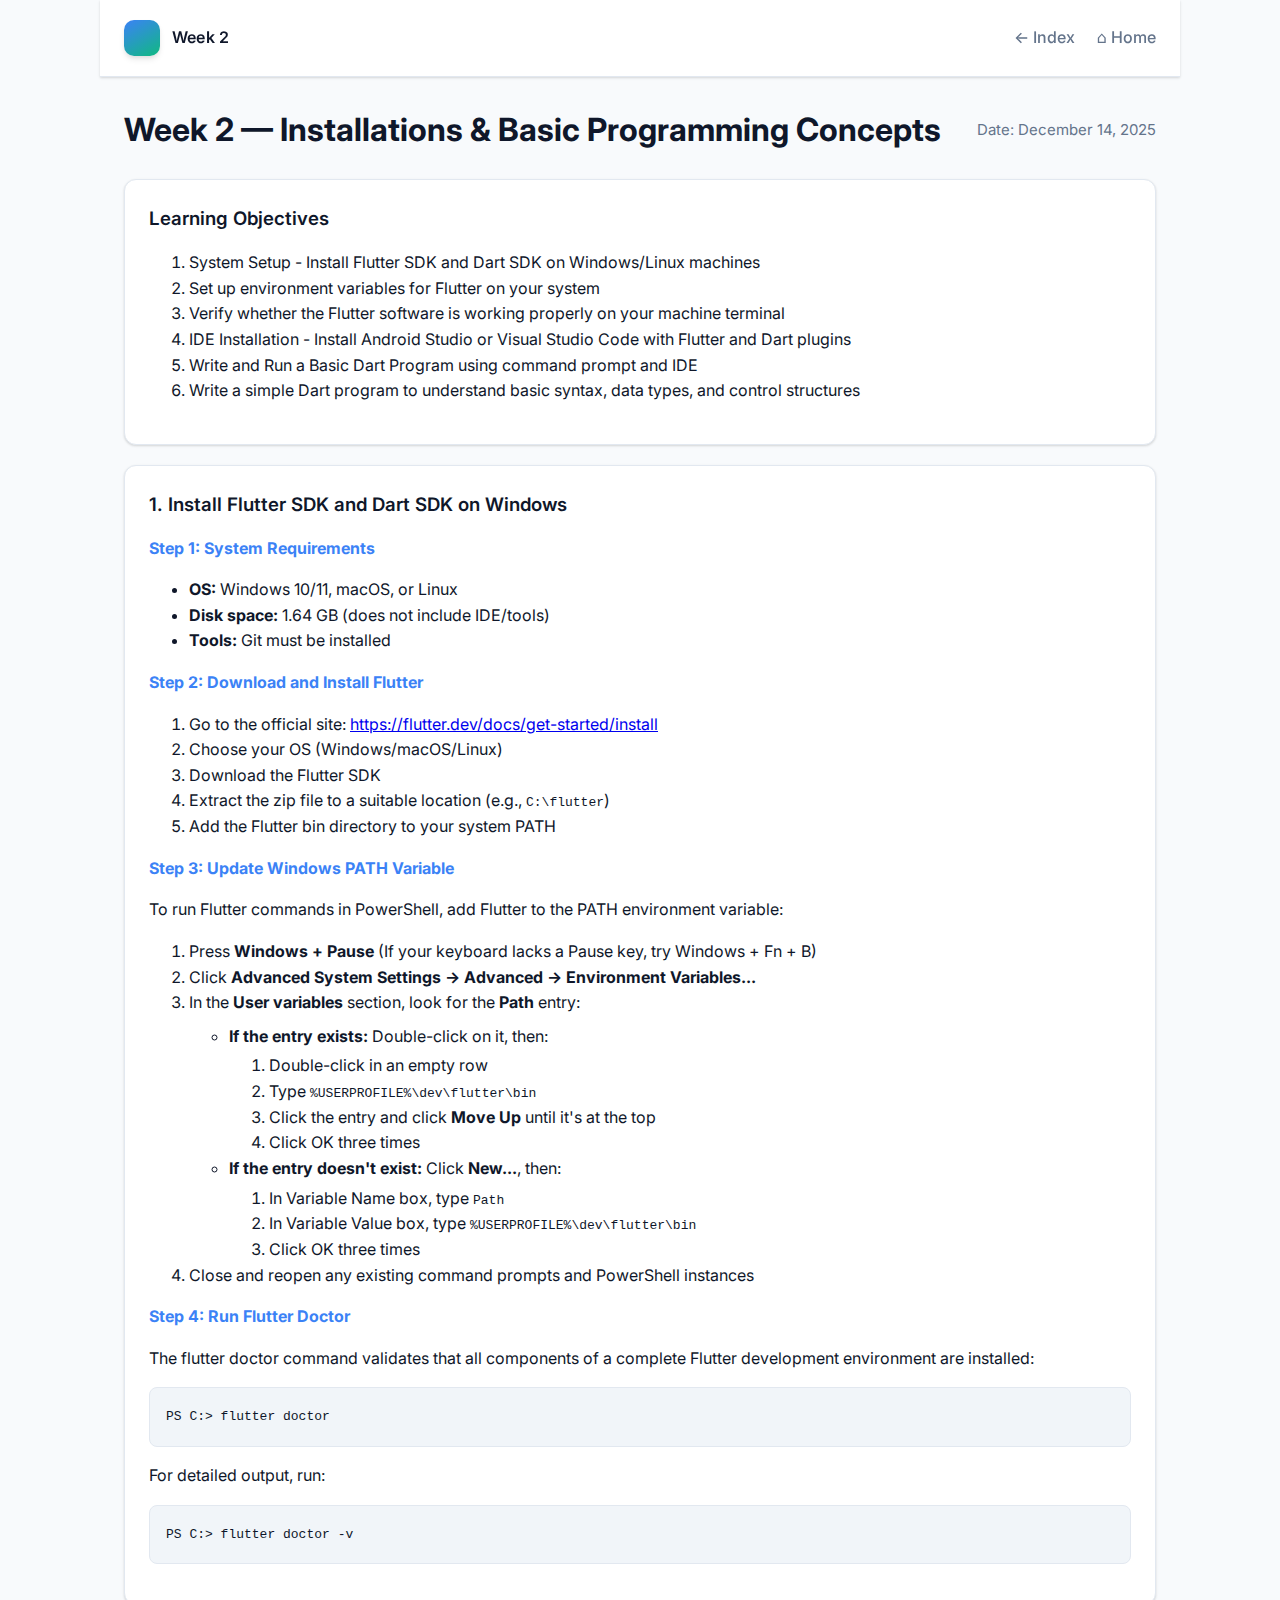
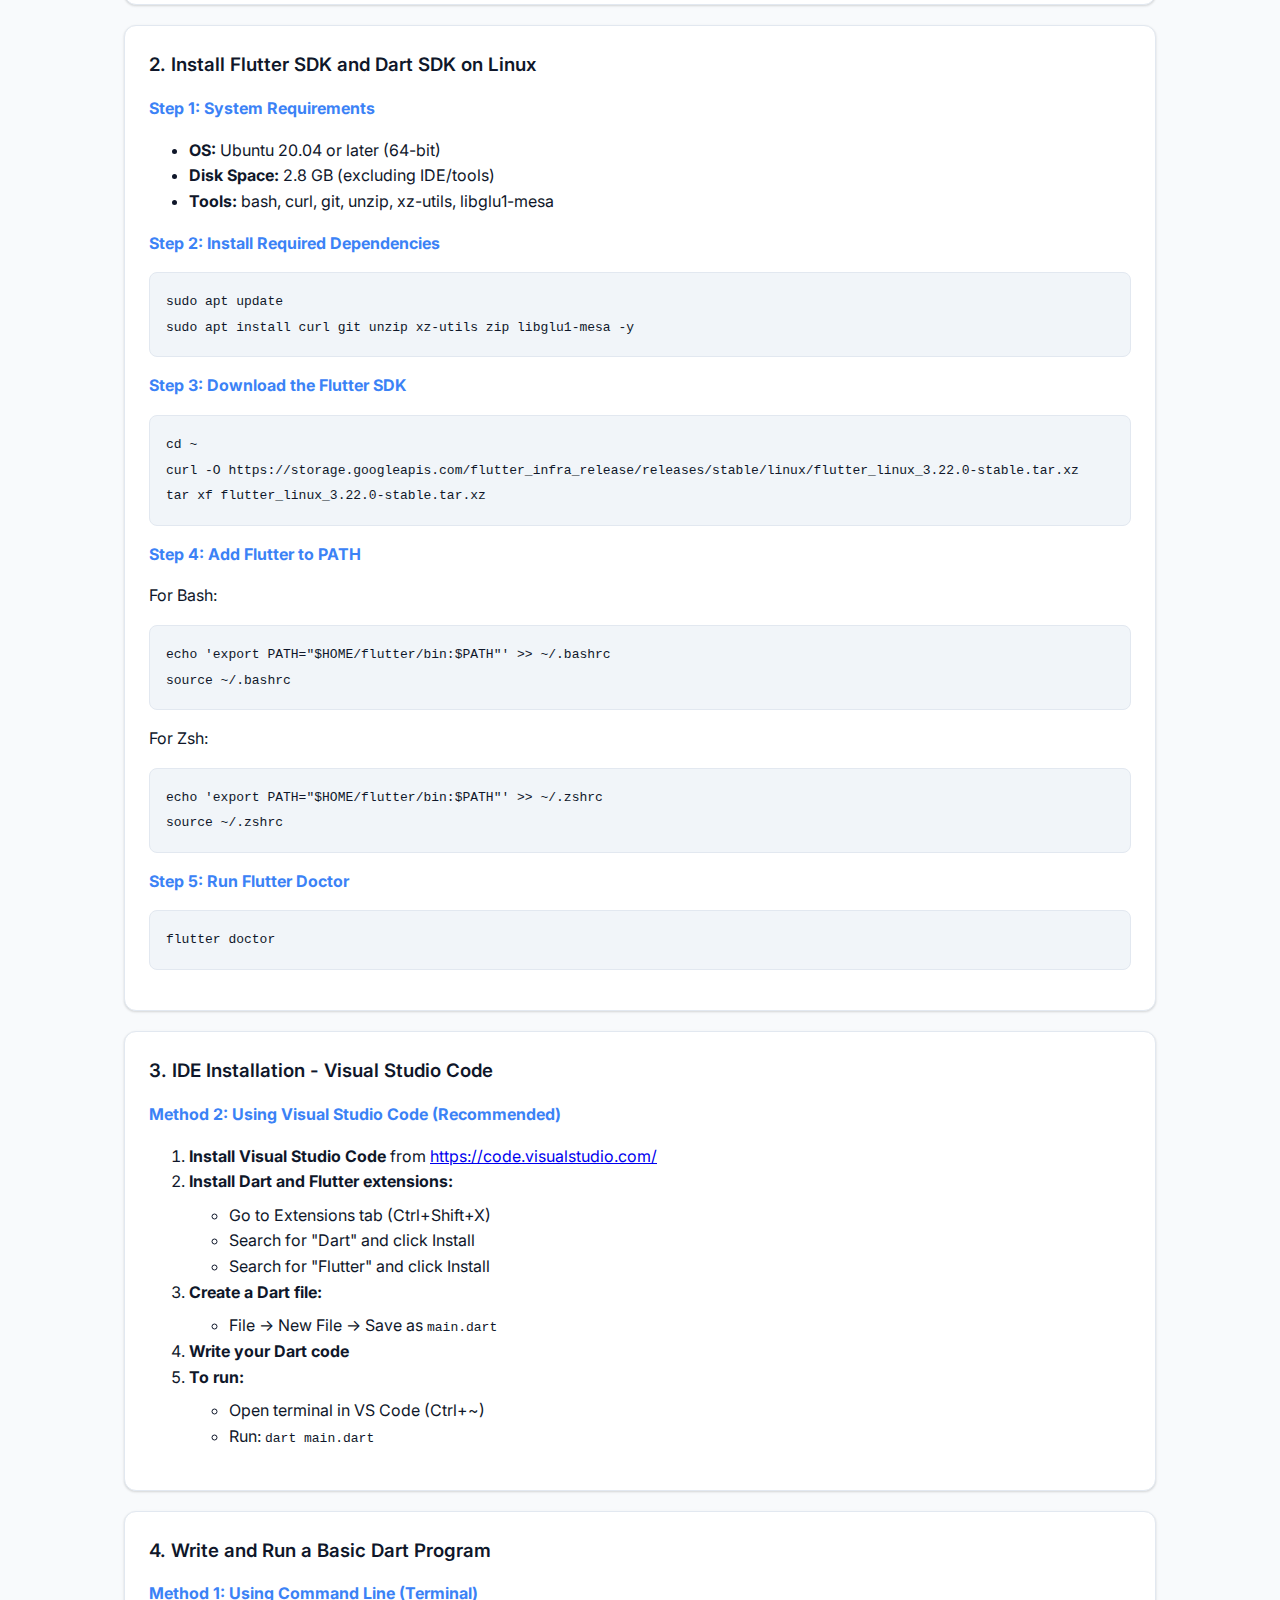
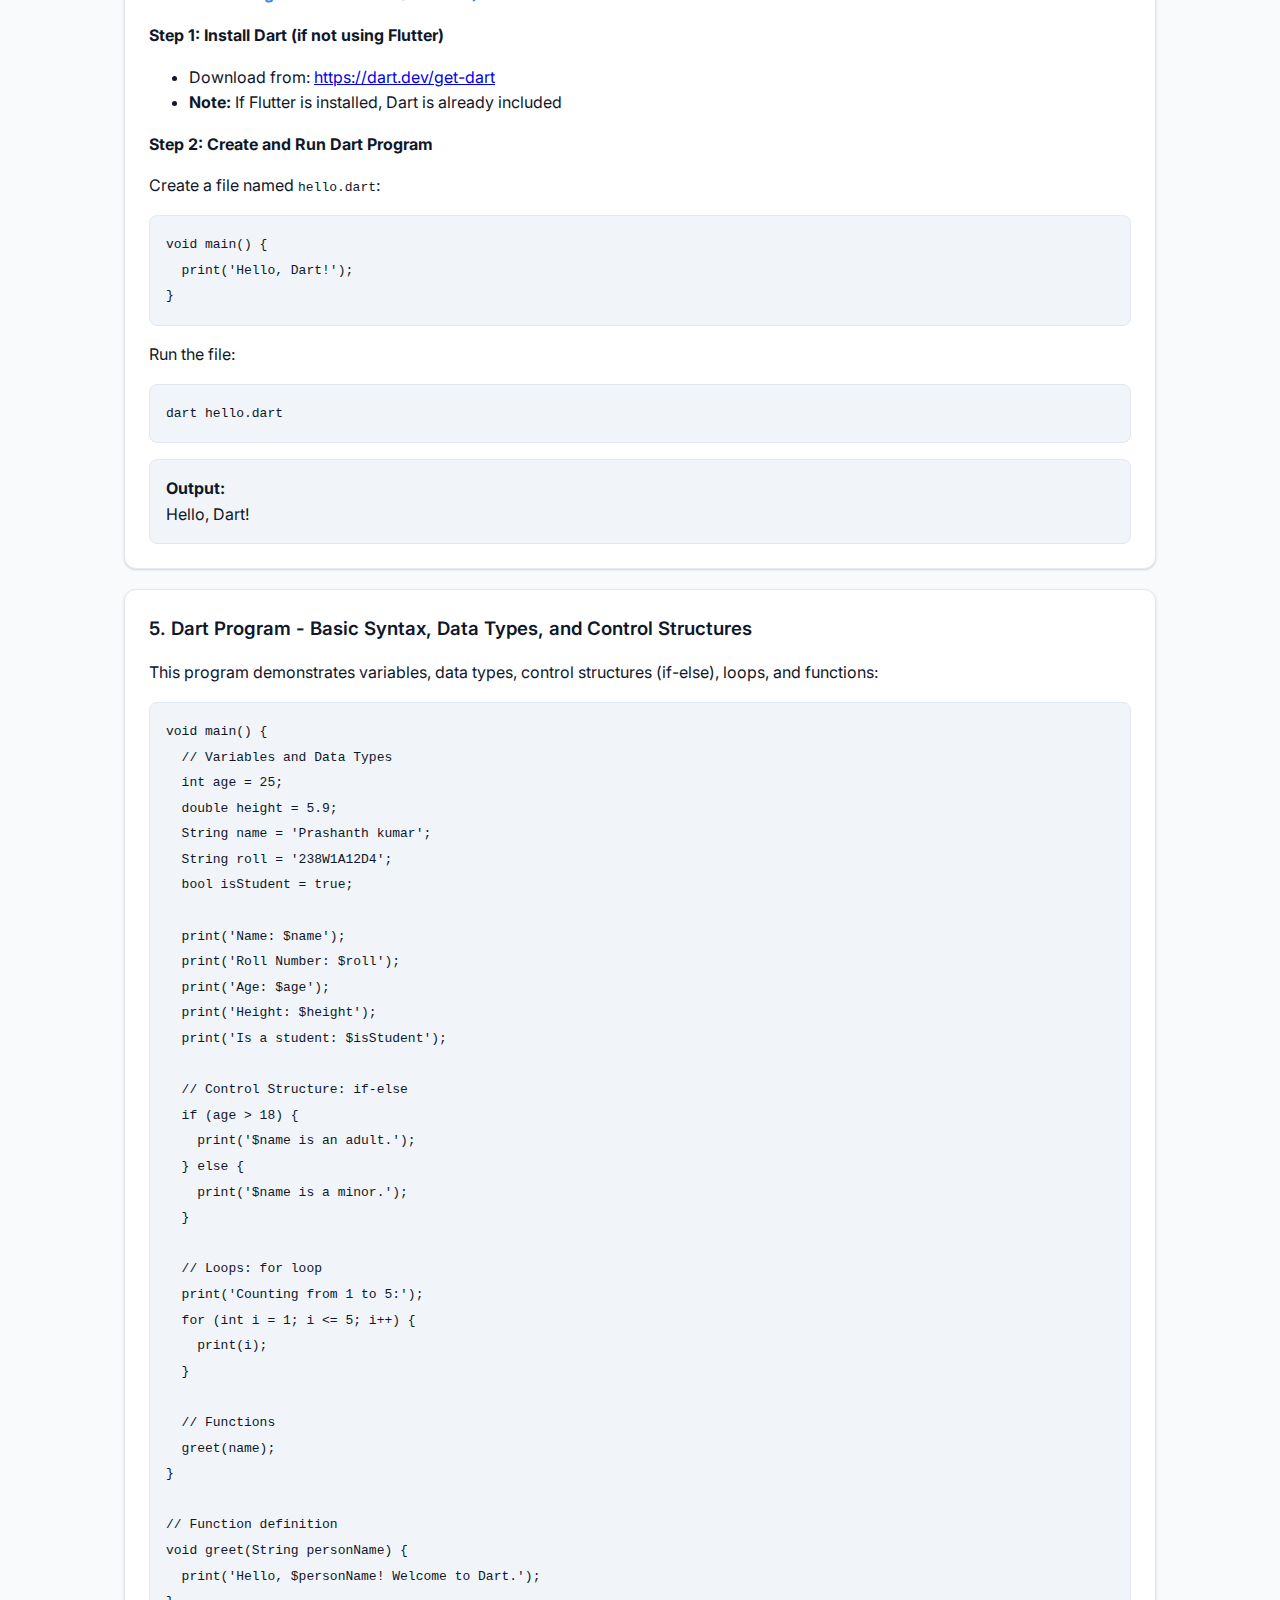
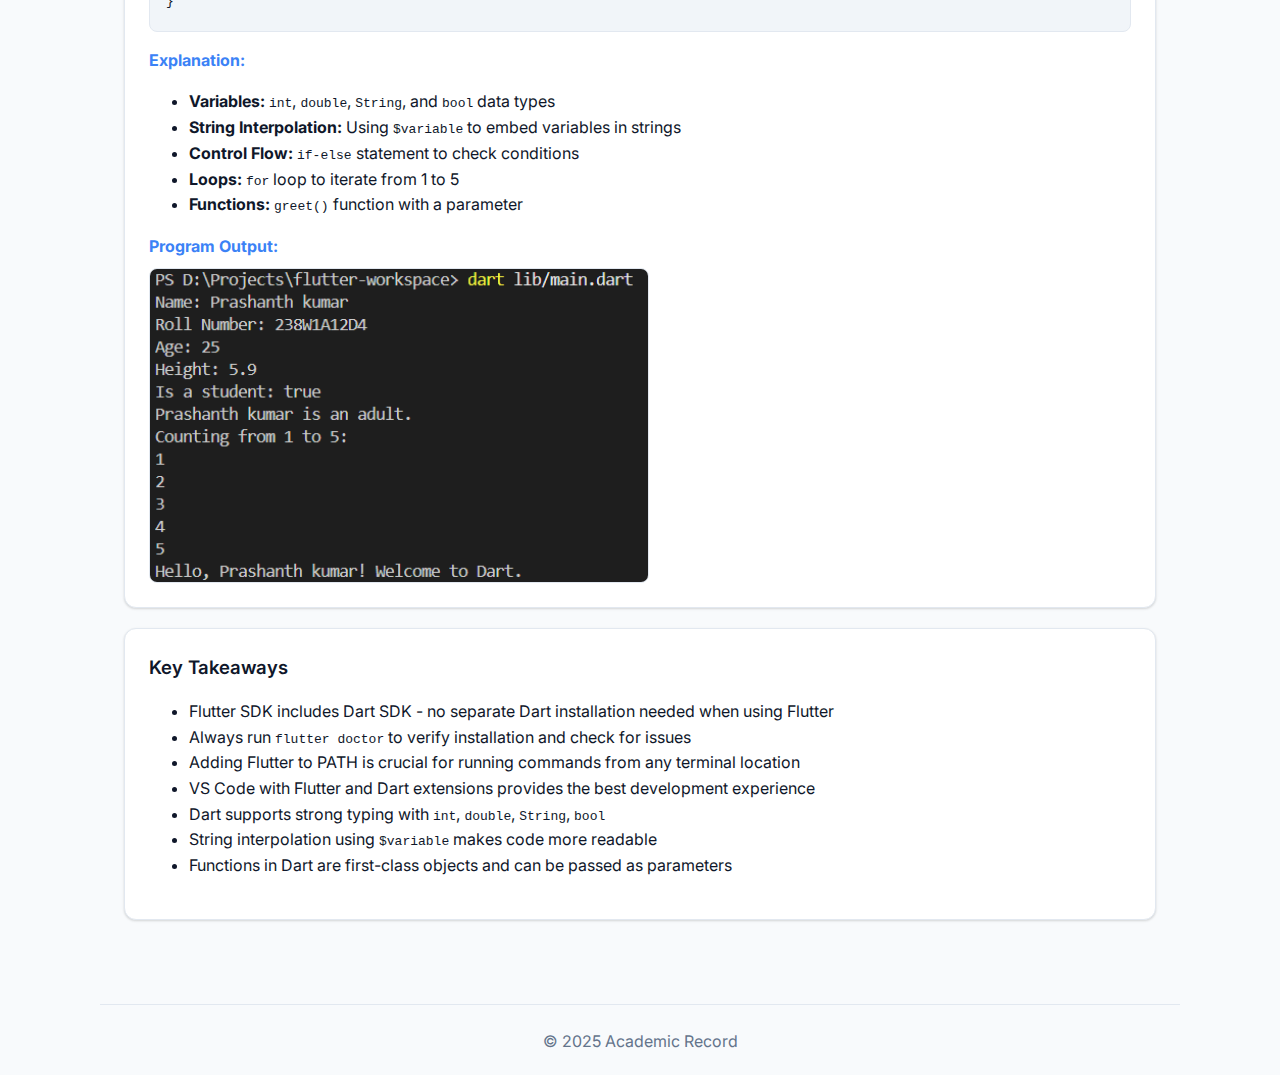
<file: week-2.html>
<!doctype html>
<html lang="en">
<head>
  <meta charset="utf-8" />
  <meta name="viewport" content="width=device-width, initial-scale=1" />
  <title>Week 2 — Dart Fundamentals</title>
  <link href="https://fonts.googleapis.com/css2?family=Inter:wght@400;500;600;700&display=swap" rel="stylesheet">
  <link rel="stylesheet" href="assets/css/style.css" />
</head>
<body class="week-page">
  <header class="header container">
    <div class="brand"><div class="logo"></div> <span>Week 2</span></div>
    <nav class="nav">
      <a href="records.html">← Index</a>
      <a href="index.html">⌂ Home</a>
    </nav>
  </header>

  <main class="container">
    <div class="header-bar">
      <h1 class="title">Week 2 — Installations & Basic Programming Concepts</h1>
      <div class="date">Date: December 14, 2025</div>
    </div>

    <section class="content-block">
      <h3>Learning Objectives</h3>
      <ol>
        <li>System Setup - Install Flutter SDK and Dart SDK on Windows/Linux machines</li>
        <li>Set up environment variables for Flutter on your system</li>
        <li>Verify whether the Flutter software is working properly on your machine terminal</li>
        <li>IDE Installation - Install Android Studio or Visual Studio Code with Flutter and Dart plugins</li>
        <li>Write and Run a Basic Dart Program using command prompt and IDE</li>
        <li>Write a simple Dart program to understand basic syntax, data types, and control structures</li>
      </ol>
    </section>

    <!-- WINDOWS INSTALLATION -->
    <section class="content-block">
      <h3>1. Install Flutter SDK and Dart SDK on Windows</h3>
      
      <h4 style="color: var(--primary); margin: 16px 0 8px 0;">Step 1: System Requirements</h4>
      <ul>
        <li><strong>OS:</strong> Windows 10/11, macOS, or Linux</li>
        <li><strong>Disk space:</strong> 1.64 GB (does not include IDE/tools)</li>
        <li><strong>Tools:</strong> Git must be installed</li>
      </ul>

      <h4 style="color: var(--primary); margin: 16px 0 8px 0;">Step 2: Download and Install Flutter</h4>
      <ol>
        <li>Go to the official site: <a href="https://flutter.dev/docs/get-started/install" target="_blank">https://flutter.dev/docs/get-started/install</a></li>
        <li>Choose your OS (Windows/macOS/Linux)</li>
        <li>Download the Flutter SDK</li>
        <li>Extract the zip file to a suitable location (e.g., <code>C:\flutter</code>)</li>
        <li>Add the Flutter bin directory to your system PATH</li>
      </ol>

      <h4 style="color: var(--primary); margin: 16px 0 8px 0;">Step 3: Update Windows PATH Variable</h4>
      <p>To run Flutter commands in PowerShell, add Flutter to the PATH environment variable:</p>
      <ol>
        <li>Press <strong>Windows + Pause</strong> (If your keyboard lacks a Pause key, try Windows + Fn + B)</li>
        <li>Click <strong>Advanced System Settings → Advanced → Environment Variables...</strong></li>
        <li>In the <strong>User variables</strong> section, look for the <strong>Path</strong> entry:
          <ul style="margin-top: 8px;">
            <li><strong>If the entry exists:</strong> Double-click on it, then:
              <ol style="margin-top: 4px;">
                <li>Double-click in an empty row</li>
                <li>Type <code>%USERPROFILE%\dev\flutter\bin</code></li>
                <li>Click the entry and click <strong>Move Up</strong> until it's at the top</li>
                <li>Click OK three times</li>
              </ol>
            </li>
            <li><strong>If the entry doesn't exist:</strong> Click <strong>New...</strong>, then:
              <ol style="margin-top: 4px;">
                <li>In Variable Name box, type <code>Path</code></li>
                <li>In Variable Value box, type <code>%USERPROFILE%\dev\flutter\bin</code></li>
                <li>Click OK three times</li>
              </ol>
            </li>
          </ul>
        </li>
        <li>Close and reopen any existing command prompts and PowerShell instances</li>
      </ol>

      <h4 style="color: var(--primary); margin: 16px 0 8px 0;">Step 4: Run Flutter Doctor</h4>
      <p>The flutter doctor command validates that all components of a complete Flutter development environment are installed:</p>
      <pre class="code"><code>PS C:> flutter doctor</code></pre>
      <p>For detailed output, run:</p>
      <pre class="code"><code>PS C:> flutter doctor -v</code></pre>
    </section>

    <!-- LINUX INSTALLATION -->
    <section class="content-block">
      <h3>2. Install Flutter SDK and Dart SDK on Linux</h3>
      
      <h4 style="color: var(--primary); margin: 16px 0 8px 0;">Step 1: System Requirements</h4>
      <ul>
        <li><strong>OS:</strong> Ubuntu 20.04 or later (64-bit)</li>
        <li><strong>Disk Space:</strong> 2.8 GB (excluding IDE/tools)</li>
        <li><strong>Tools:</strong> bash, curl, git, unzip, xz-utils, libglu1-mesa</li>
      </ul>

      <h4 style="color: var(--primary); margin: 16px 0 8px 0;">Step 2: Install Required Dependencies</h4>
      <pre class="code"><code>sudo apt update
sudo apt install curl git unzip xz-utils zip libglu1-mesa -y</code></pre>

      <h4 style="color: var(--primary); margin: 16px 0 8px 0;">Step 3: Download the Flutter SDK</h4>
      <pre class="code"><code>cd ~
curl -O https://storage.googleapis.com/flutter_infra_release/releases/stable/linux/flutter_linux_3.22.0-stable.tar.xz
tar xf flutter_linux_3.22.0-stable.tar.xz</code></pre>

      <h4 style="color: var(--primary); margin: 16px 0 8px 0;">Step 4: Add Flutter to PATH</h4>
      <p>For Bash:</p>
      <pre class="code"><code>echo 'export PATH="$HOME/flutter/bin:$PATH"' >> ~/.bashrc
source ~/.bashrc</code></pre>
      <p>For Zsh:</p>
      <pre class="code"><code>echo 'export PATH="$HOME/flutter/bin:$PATH"' >> ~/.zshrc
source ~/.zshrc</code></pre>

      <h4 style="color: var(--primary); margin: 16px 0 8px 0;">Step 5: Run Flutter Doctor</h4>
      <pre class="code"><code>flutter doctor</code></pre>
    </section>

    <!-- IDE INSTALLATION -->
    <section class="content-block">
      <h3>3. IDE Installation - Visual Studio Code</h3>
      
      <h4 style="color: var(--primary); margin: 16px 0 8px 0;">Method 2: Using Visual Studio Code (Recommended)</h4>
      <ol>
        <li><strong>Install Visual Studio Code</strong> from <a href="https://code.visualstudio.com/" target="_blank">https://code.visualstudio.com/</a></li>
        <li><strong>Install Dart and Flutter extensions:</strong>
          <ul style="margin-top: 8px;">
            <li>Go to Extensions tab (Ctrl+Shift+X)</li>
            <li>Search for "Dart" and click Install</li>
            <li>Search for "Flutter" and click Install</li>
          </ul>
        </li>
        <li><strong>Create a Dart file:</strong>
          <ul style="margin-top: 8px;">
            <li>File → New File → Save as <code>main.dart</code></li>
          </ul>
        </li>
        <li><strong>Write your Dart code</strong></li>
        <li><strong>To run:</strong>
          <ul style="margin-top: 8px;">
            <li>Open terminal in VS Code (Ctrl+~)</li>
            <li>Run: <code>dart main.dart</code></li>
          </ul>
        </li>
      </ol>
    </section>

    <!-- BASIC DART PROGRAM -->
    <section class="content-block">
      <h3>4. Write and Run a Basic Dart Program</h3>
      
      <h4 style="color: var(--primary); margin: 16px 0 8px 0;">Method 1: Using Command Line (Terminal)</h4>
      
      <p><strong>Step 1: Install Dart (if not using Flutter)</strong></p>
      <ul>
        <li>Download from: <a href="https://dart.dev/get-dart" target="_blank">https://dart.dev/get-dart</a></li>
        <li><strong>Note:</strong> If Flutter is installed, Dart is already included</li>
      </ul>

      <p><strong>Step 2: Create and Run Dart Program</strong></p>
      <p>Create a file named <code>hello.dart</code>:</p>
      <pre class="code"><code>void main() {
  print('Hello, Dart!');
}</code></pre>

      <p>Run the file:</p>
      <pre class="code"><code>dart hello.dart</code></pre>

      <div class="output">
        <strong>Output:</strong><br>
        Hello, Dart!
      </div>
    </section>

    <!-- COMPREHENSIVE DART PROGRAM -->
    <section class="content-block">
      <h3>5. Dart Program - Basic Syntax, Data Types, and Control Structures</h3>
      
      <p>This program demonstrates variables, data types, control structures (if-else), loops, and functions:</p>
      
      <pre class="code"><code>void main() {
  // Variables and Data Types
  int age = 25;
  double height = 5.9;
  String name = 'Prashanth kumar';
  String roll = '238W1A12D4';
  bool isStudent = true;

  print('Name: $name');
  print('Roll Number: $roll');
  print('Age: $age');
  print('Height: $height');
  print('Is a student: $isStudent');

  // Control Structure: if-else
  if (age > 18) {
    print('$name is an adult.');
  } else {
    print('$name is a minor.');
  }

  // Loops: for loop
  print('Counting from 1 to 5:');
  for (int i = 1; i <= 5; i++) {
    print(i);
  }

  // Functions
  greet(name);
}

// Function definition
void greet(String personName) {
  print('Hello, $personName! Welcome to Dart.');
}
</code></pre>

      <h4 style="color: var(--primary); margin: 16px 0 8px 0;">Explanation:</h4>
      <ul>
        <li><strong>Variables:</strong> <code>int</code>, <code>double</code>, <code>String</code>, and <code>bool</code> data types</li>
        <li><strong>String Interpolation:</strong> Using <code>$variable</code> to embed variables in strings</li>
        <li><strong>Control Flow:</strong> <code>if-else</code> statement to check conditions</li>
        <li><strong>Loops:</strong> <code>for</code> loop to iterate from 1 to 5</li>
        <li><strong>Functions:</strong> <code>greet()</code> function with a parameter</li>
      </ul>

      <h4 style="color: var(--primary); margin: 16px 0 8px 0;">Program Output:</h4>
      <div class="output" style="padding: 0; border: 1px solid #e2e8f0; border-radius: 8px; overflow: hidden; max-width: 500px;">
        <img src="outputs/week-2/demo.png" alt="Dart Program Output" style="width: 100%; height: auto; display: block;">
      </div>
    </section>

    <!-- KEY TAKEAWAYS -->
    <section class="content-block">
      <h3>Key Takeaways</h3>
      <ul>
        <li>Flutter SDK includes Dart SDK - no separate Dart installation needed when using Flutter</li>
        <li>Always run <code>flutter doctor</code> to verify installation and check for issues</li>
        <li>Adding Flutter to PATH is crucial for running commands from any terminal location</li>
        <li>VS Code with Flutter and Dart extensions provides the best development experience</li>
        <li>Dart supports strong typing with <code>int</code>, <code>double</code>, <code>String</code>, <code>bool</code></li>
        <li>String interpolation using <code>$variable</code> makes code more readable</li>
        <li>Functions in Dart are first-class objects and can be passed as parameters</li>
      </ul>
    </section>

  </main>

  <footer class="footer container">© 2025 Academic Record</footer>
  <script src="assets/js/main.js"></script>
</body>
</html>
</file>
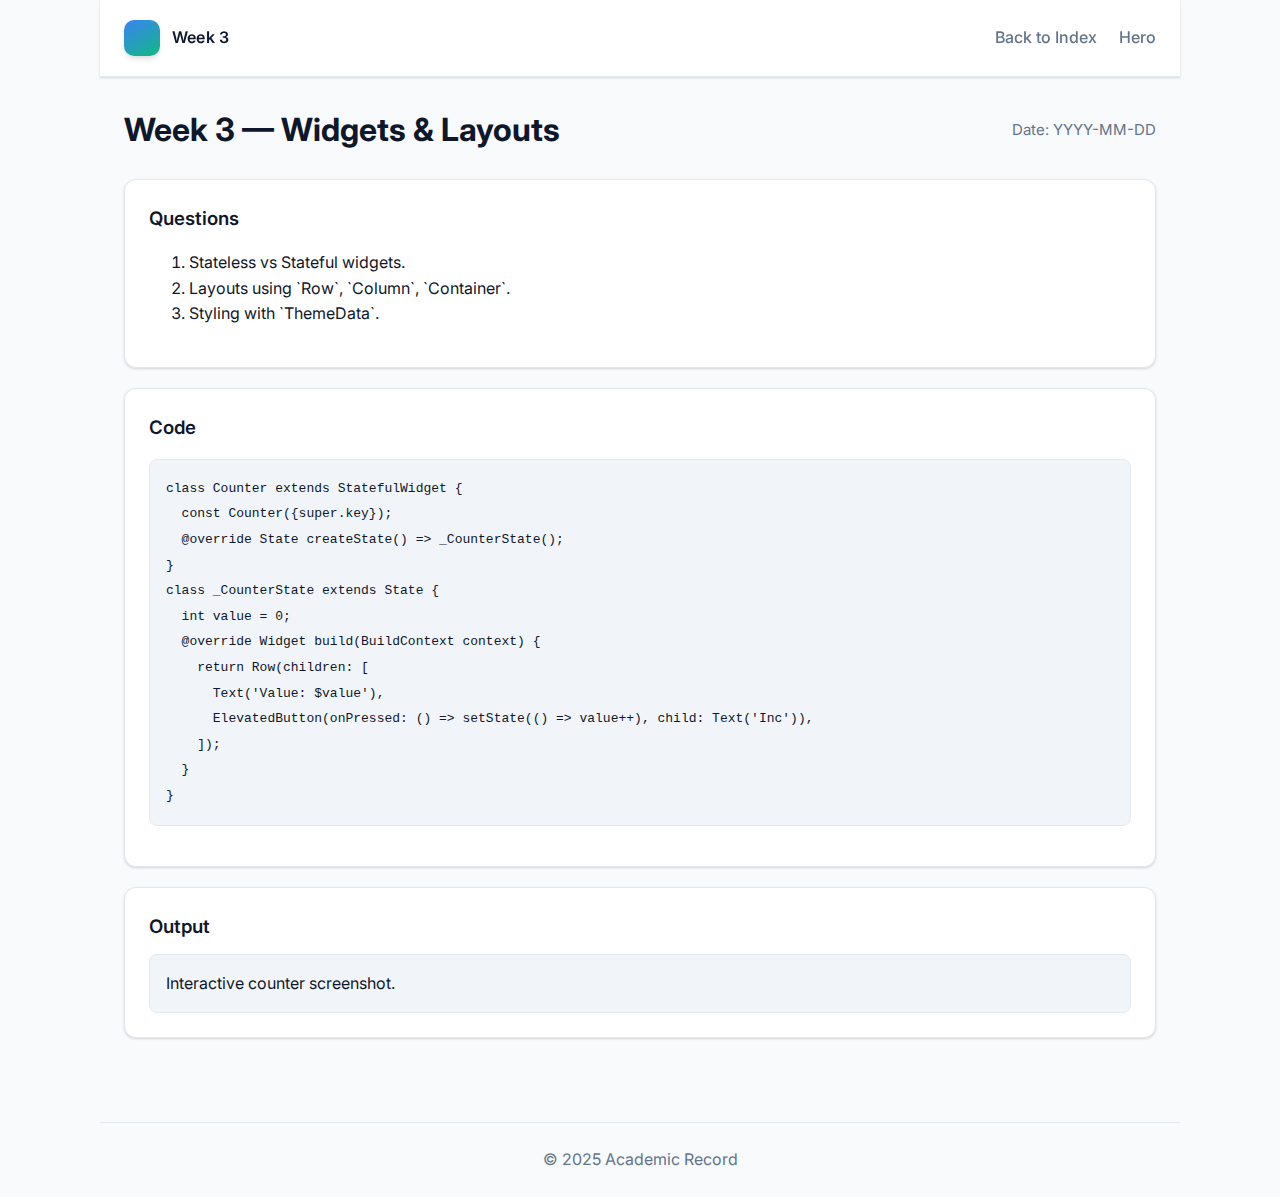
<file: week-3.html>
<!doctype html>
<html lang="en">
<head>
  <meta charset="utf-8" />
  <meta name="viewport" content="width=device-width, initial-scale=1" />
  <title>Week 3 — Widgets & Layouts</title>
  <link href="https://fonts.googleapis.com/css2?family=Inter:wght@400;500;600;700&display=swap" rel="stylesheet">
  <link rel="stylesheet" href="assets/css/style.css" />
</head>
<body class="week-page">
  <header class="header container">
    <div class="brand"><div class="logo"></div> <span>Week 3</span></div>
    <nav class="nav">
      <a href="records.html">Back to Index</a>
      <a href="index.html">Hero</a>
    </nav>
  </header>

  <main class="container">
    <div class="header-bar">
      <h1 class="title">Week 3 — Widgets & Layouts</h1>
      <div class="date">Date: YYYY-MM-DD</div>
    </div>

    <section class="content-block">
      <h3>Questions</h3>
      <ol>
        <li>Stateless vs Stateful widgets.</li>
        <li>Layouts using `Row`, `Column`, `Container`.</li>
        <li>Styling with `ThemeData`.</li>
      </ol>
    </section>

    <section class="content-block">
      <h3>Code</h3>
      <pre class="code"><code>class Counter extends StatefulWidget {
  const Counter({super.key});
  @override State<Counter> createState() => _CounterState();
}
class _CounterState extends State<Counter> {
  int value = 0;
  @override Widget build(BuildContext context) {
    return Row(children: [
      Text('Value: $value'),
      ElevatedButton(onPressed: () => setState(() => value++), child: Text('Inc')),
    ]);
  }
}
</code></pre>
    </section>

    <section class="content-block">
      <h3>Output</h3>
      <div class="output">Interactive counter screenshot.</div>
    </section>
  </main>

  <footer class="footer container">© 2025 Academic Record</footer>
  <script src="assets/js/main.js"></script>
</body>
</html>
</file>
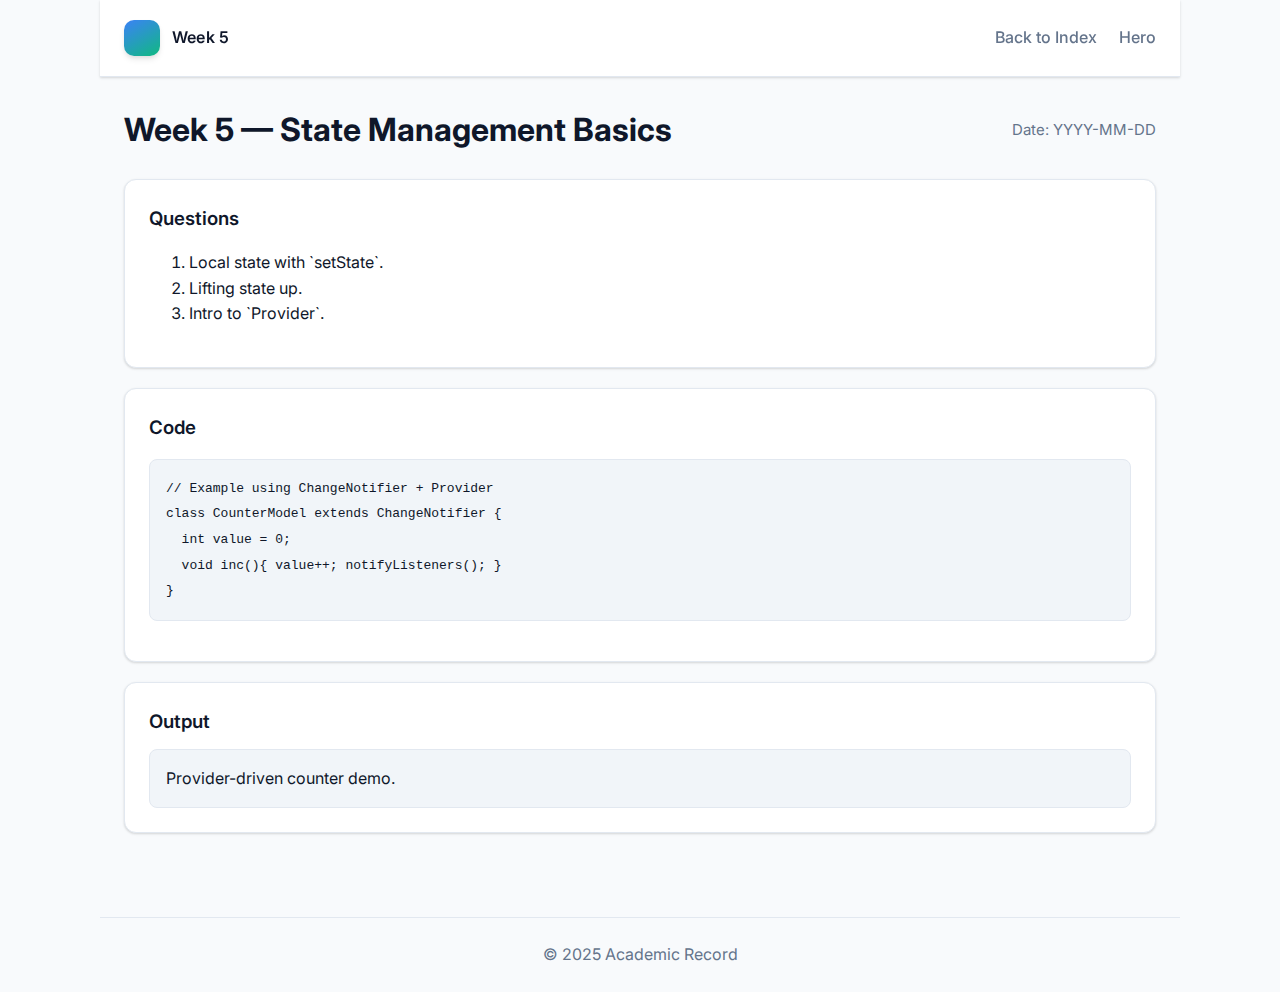
<file: week-5.html>
<!doctype html>
<html lang="en">
<head>
  <meta charset="utf-8" />
  <meta name="viewport" content="width=device-width, initial-scale=1" />
  <title>Week 5 — State Management Basics</title>
  <link href="https://fonts.googleapis.com/css2?family=Inter:wght@400;500;600;700&display=swap" rel="stylesheet">
  <link rel="stylesheet" href="assets/css/style.css" />
</head>
<body class="week-page">
  <header class="header container">
    <div class="brand"><div class="logo"></div> <span>Week 5</span></div>
    <nav class="nav">
      <a href="records.html">Back to Index</a>
      <a href="index.html">Hero</a>
    </nav>
  </header>

  <main class="container">
    <div class="header-bar">
      <h1 class="title">Week 5 — State Management Basics</h1>
      <div class="date">Date: YYYY-MM-DD</div>
    </div>

    <section class="content-block">
      <h3>Questions</h3>
      <ol>
        <li>Local state with `setState`.</li>
        <li>Lifting state up.</li>
        <li>Intro to `Provider`.</li>
      </ol>
    </section>

    <section class="content-block">
      <h3>Code</h3>
      <pre class="code"><code>// Example using ChangeNotifier + Provider
class CounterModel extends ChangeNotifier {
  int value = 0;
  void inc(){ value++; notifyListeners(); }
}
</code></pre>
    </section>

    <section class="content-block">
      <h3>Output</h3>
      <div class="output">Provider-driven counter demo.</div>
    </section>
  </main>

  <footer class="footer container">© 2025 Academic Record</footer>
  <script src="assets/js/main.js"></script>
</body>
</html>
</file>
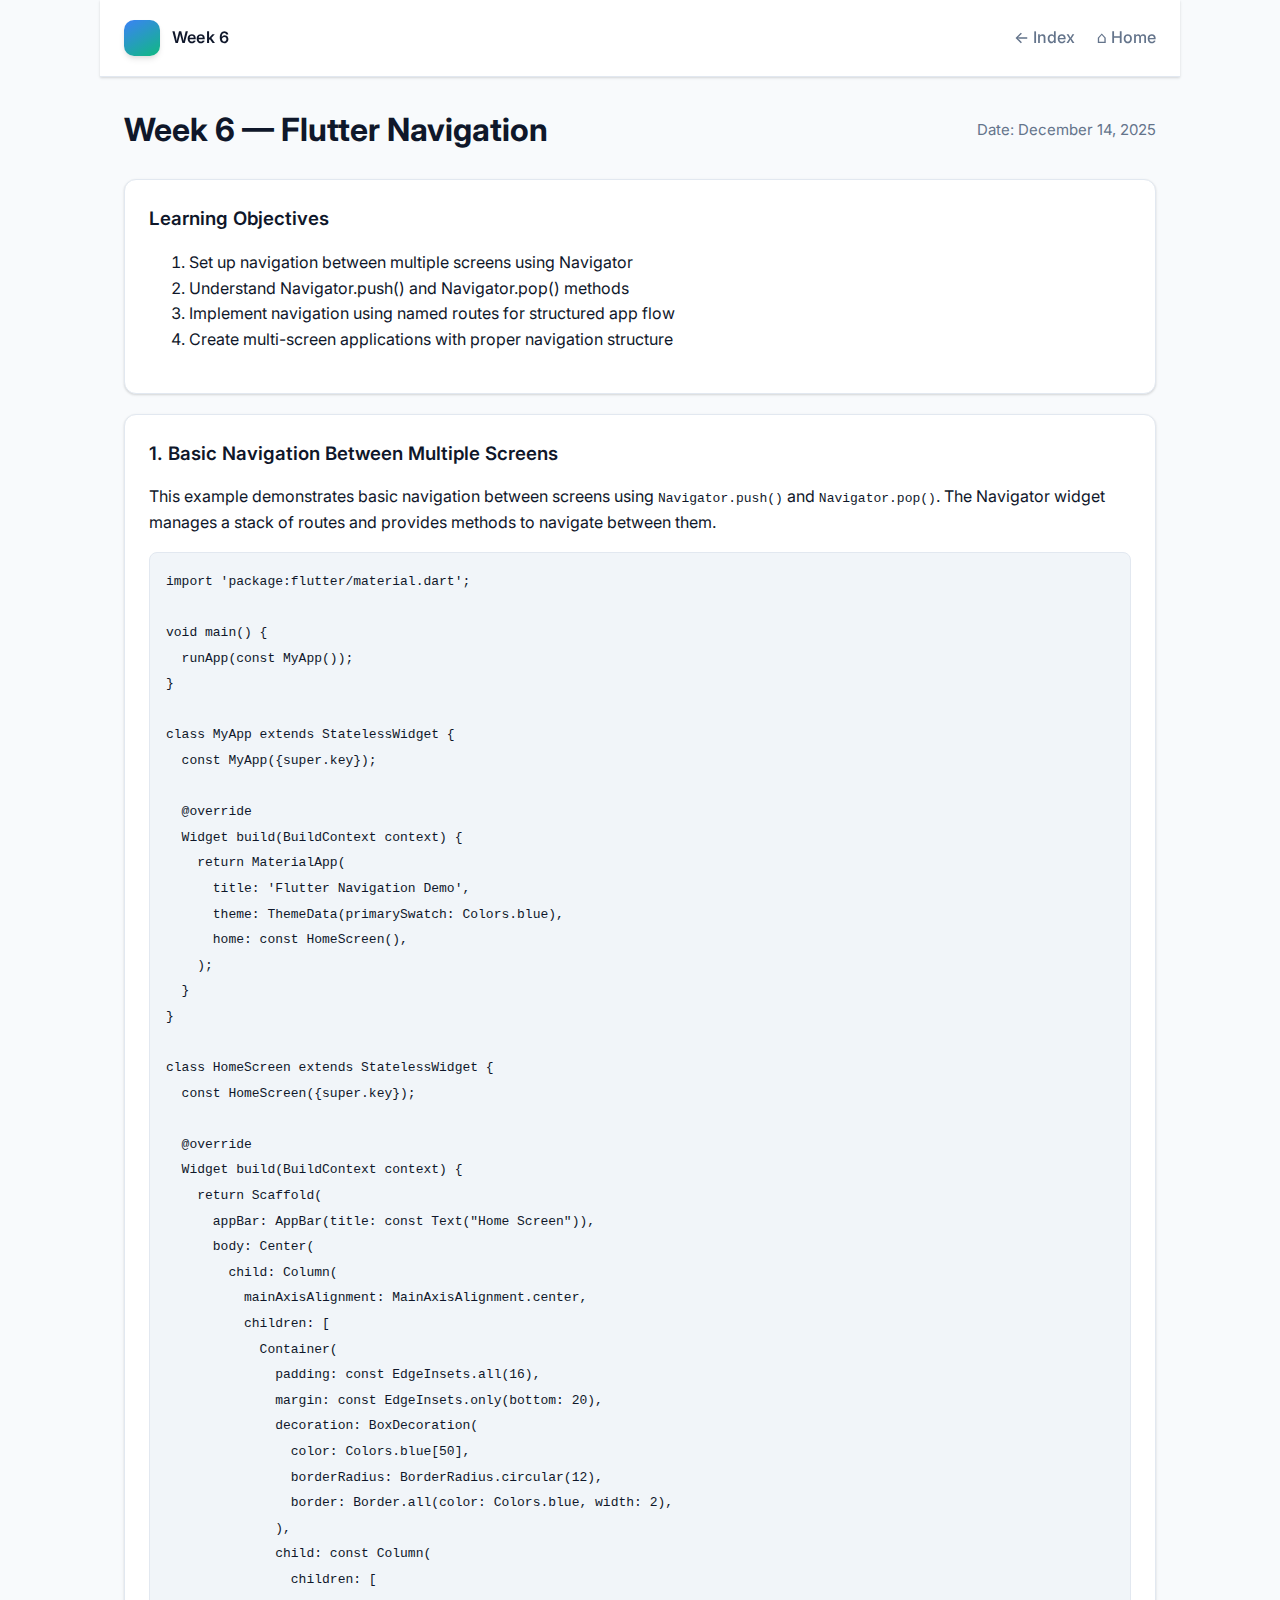
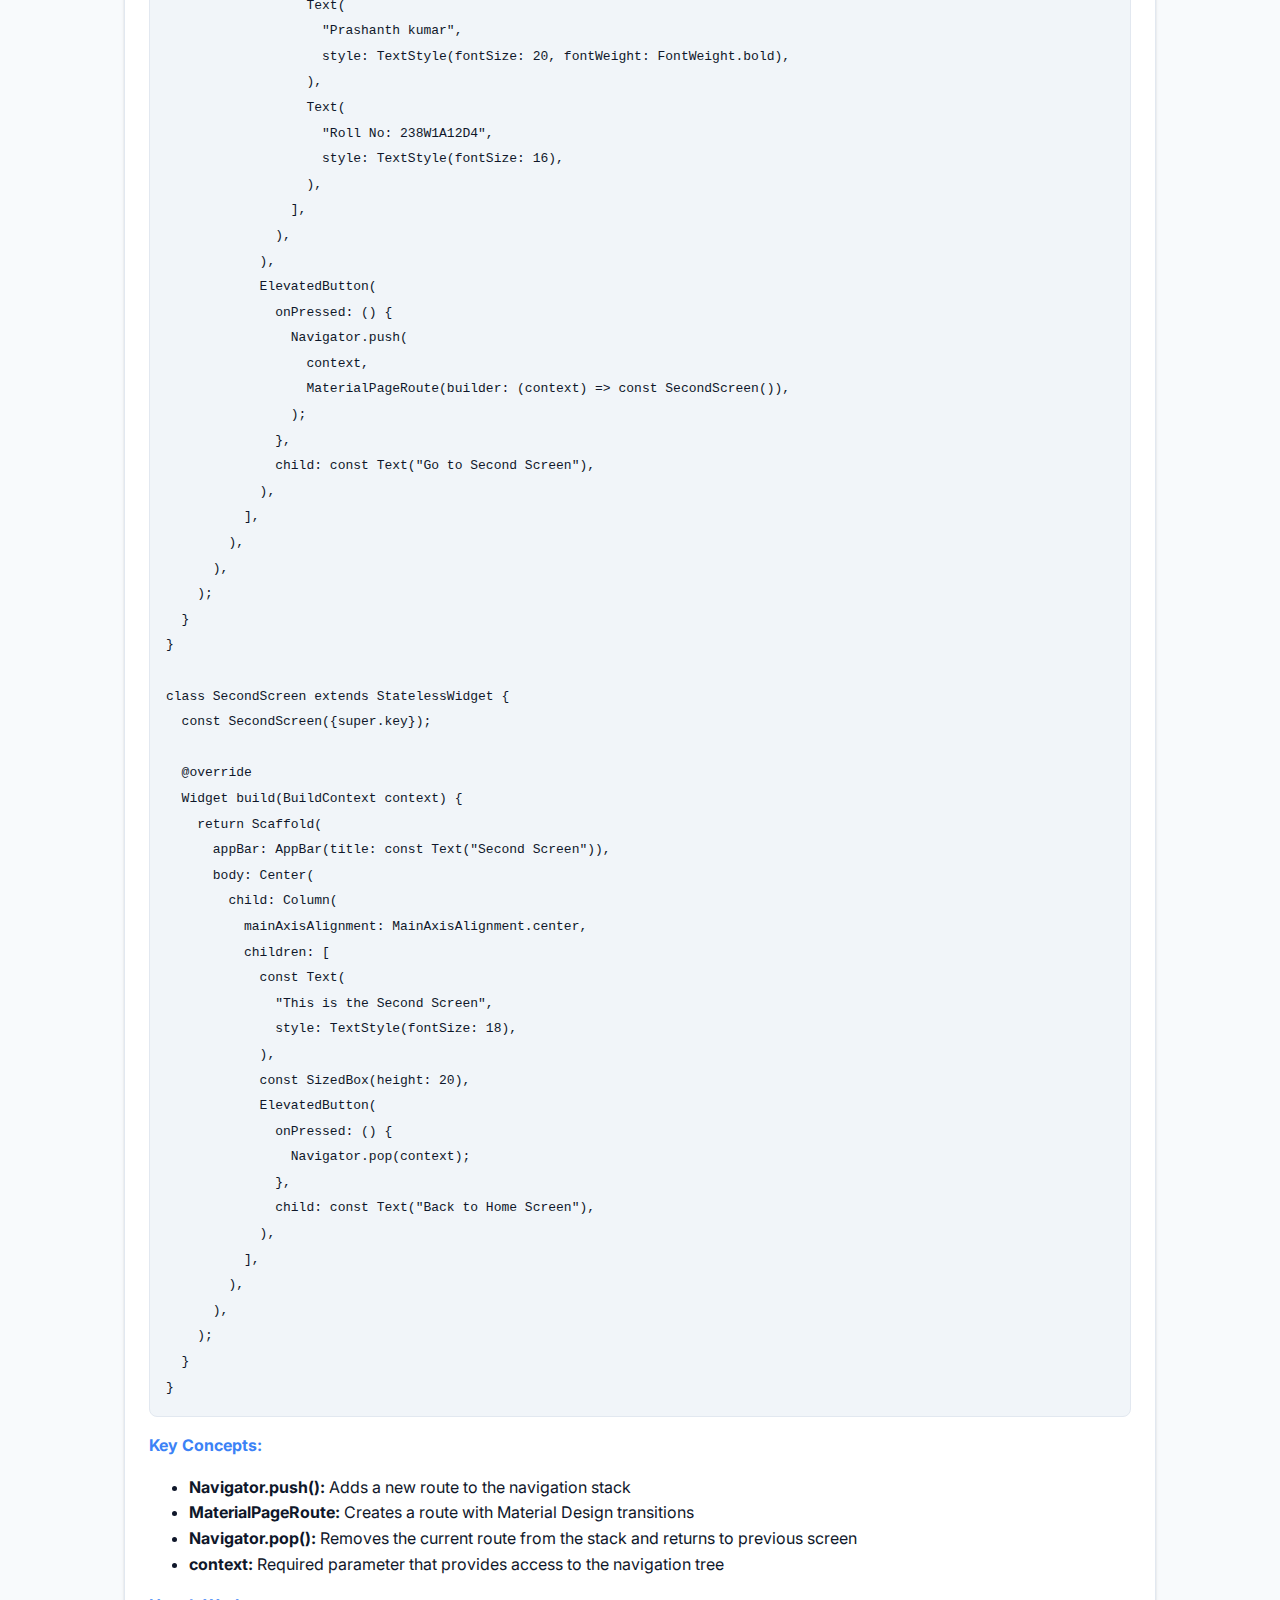
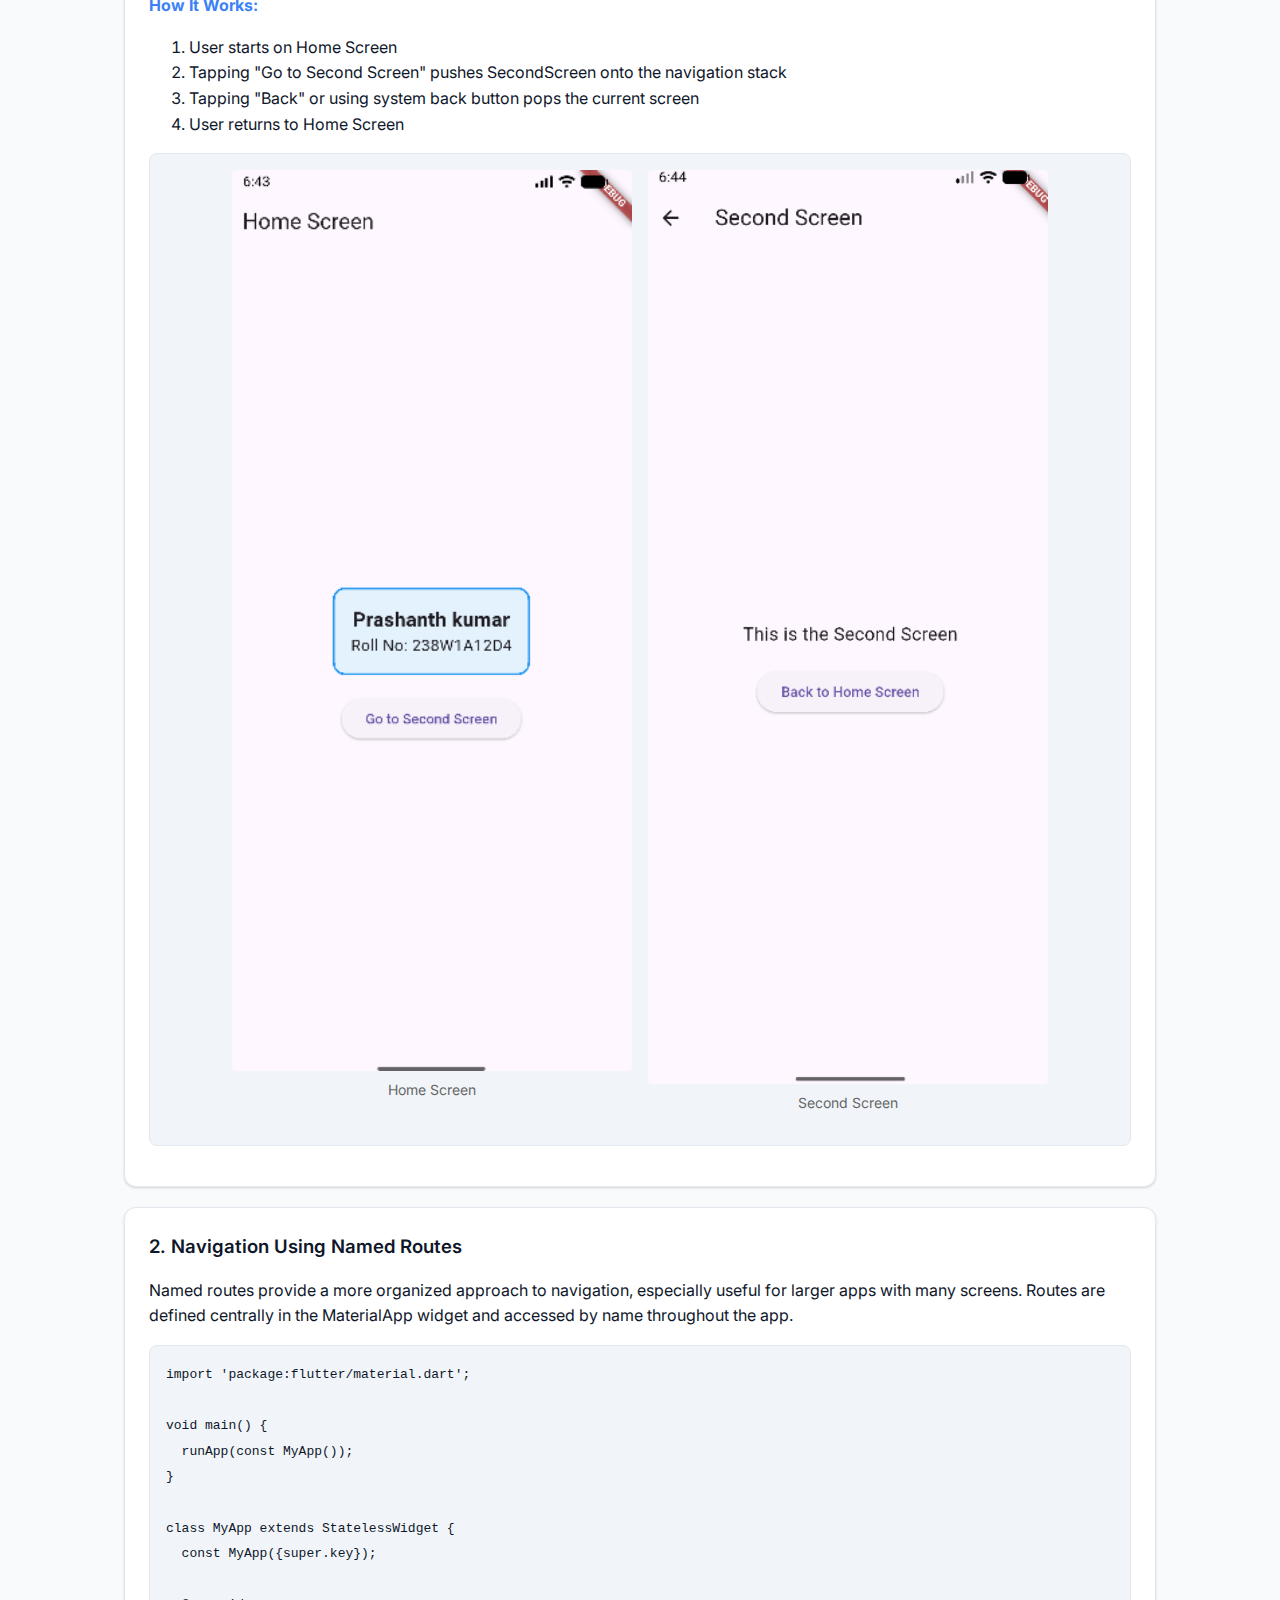
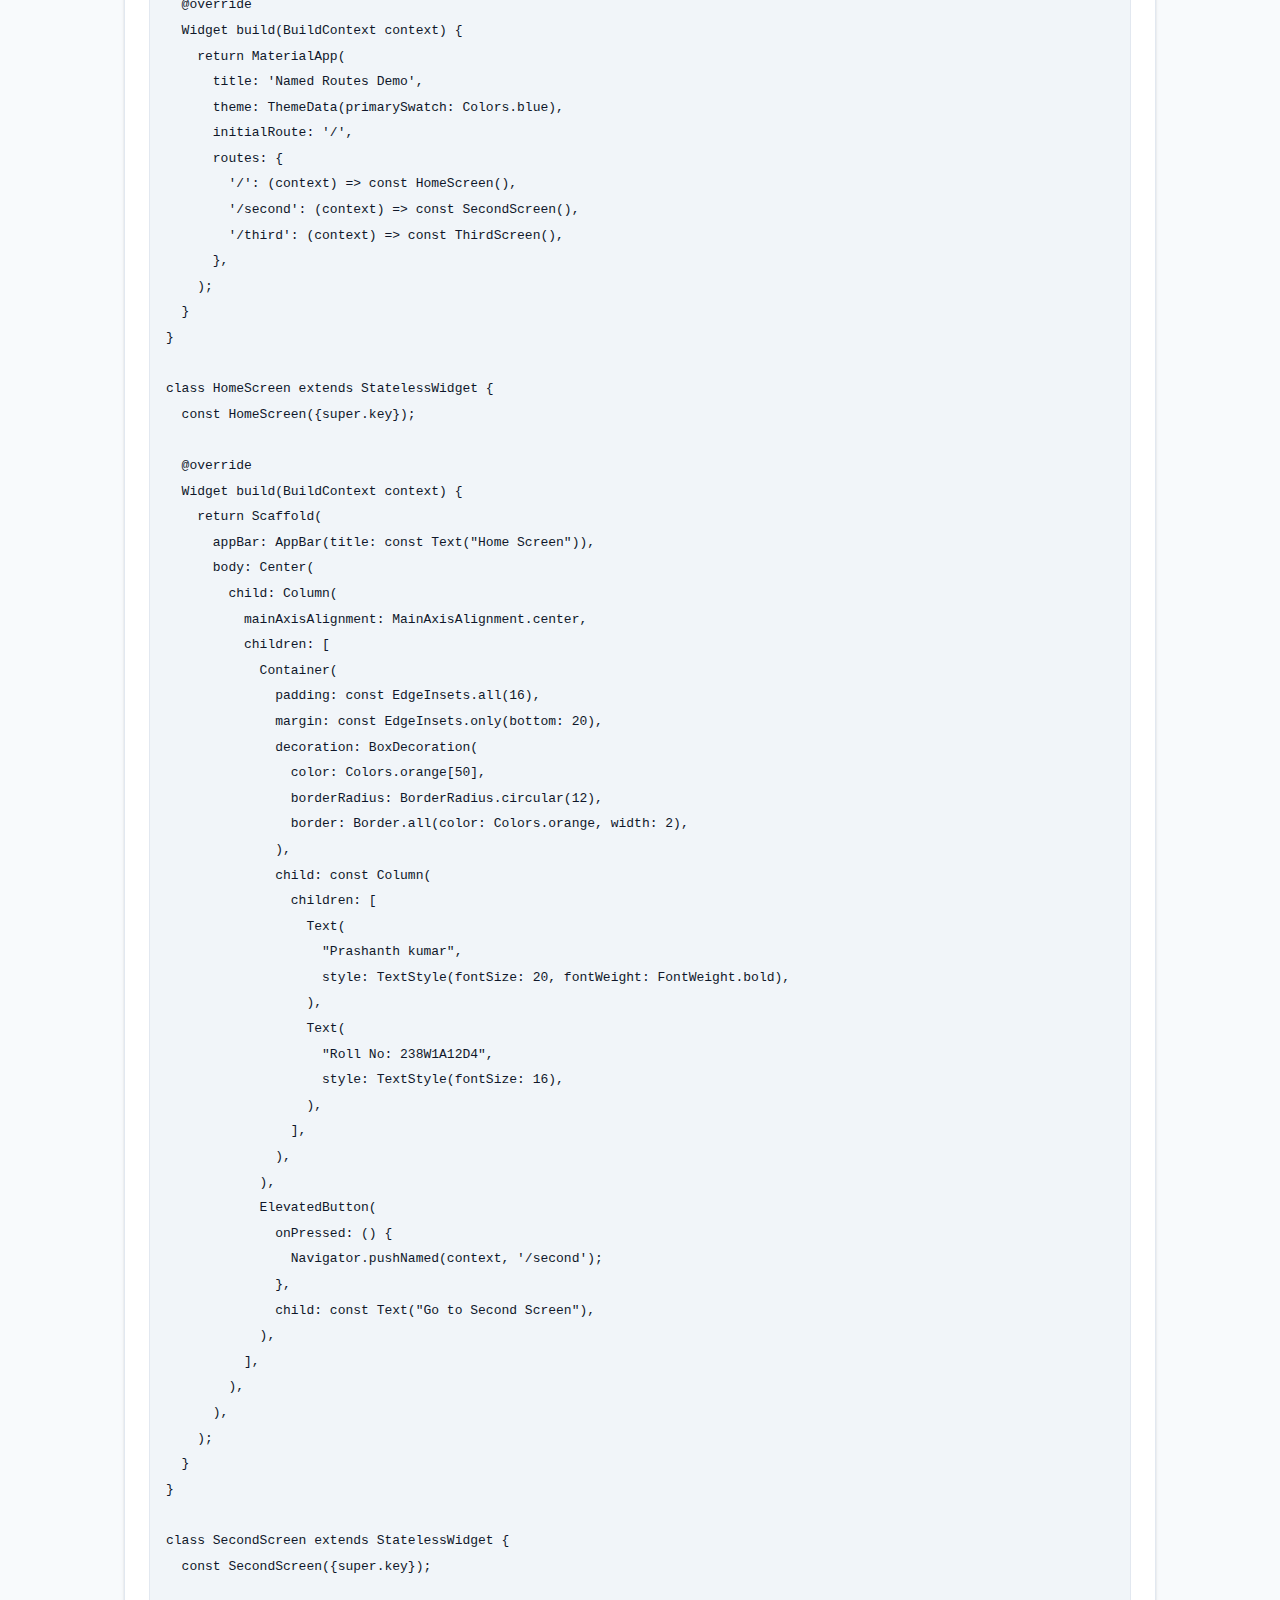
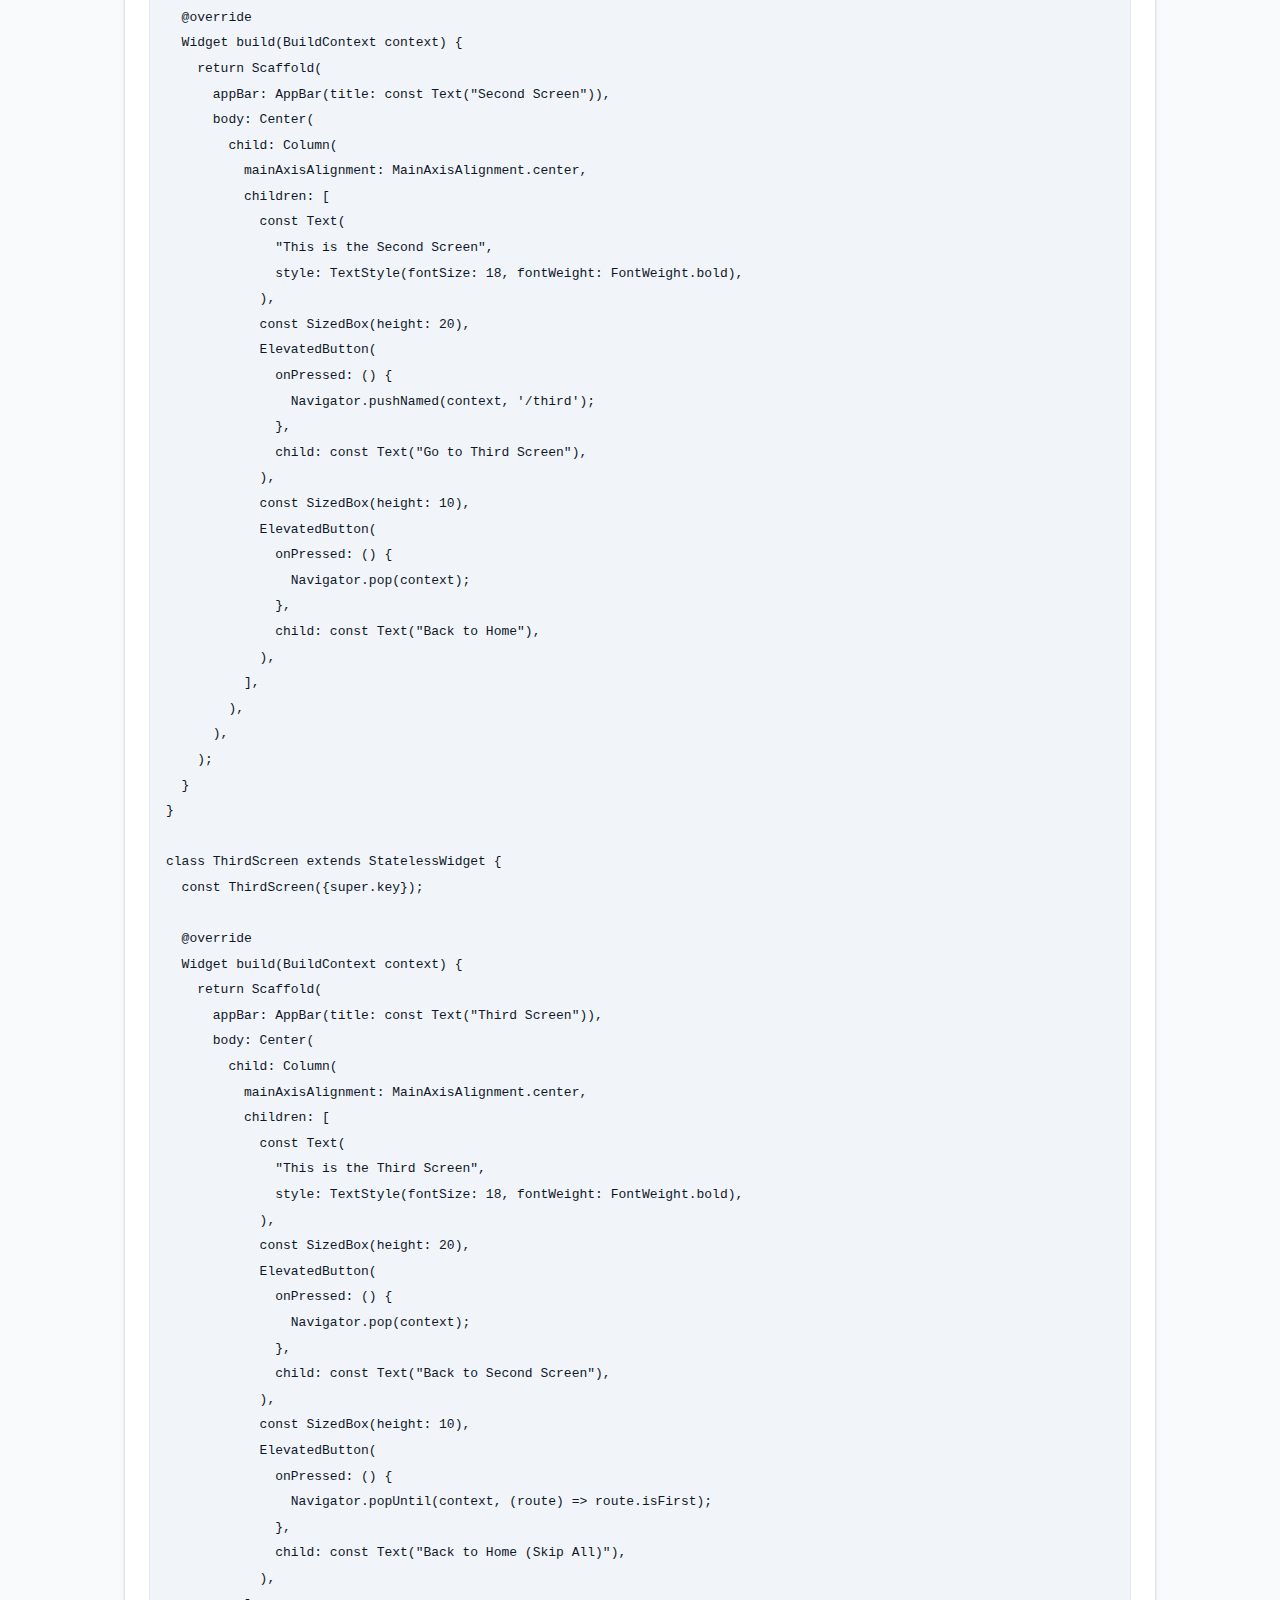
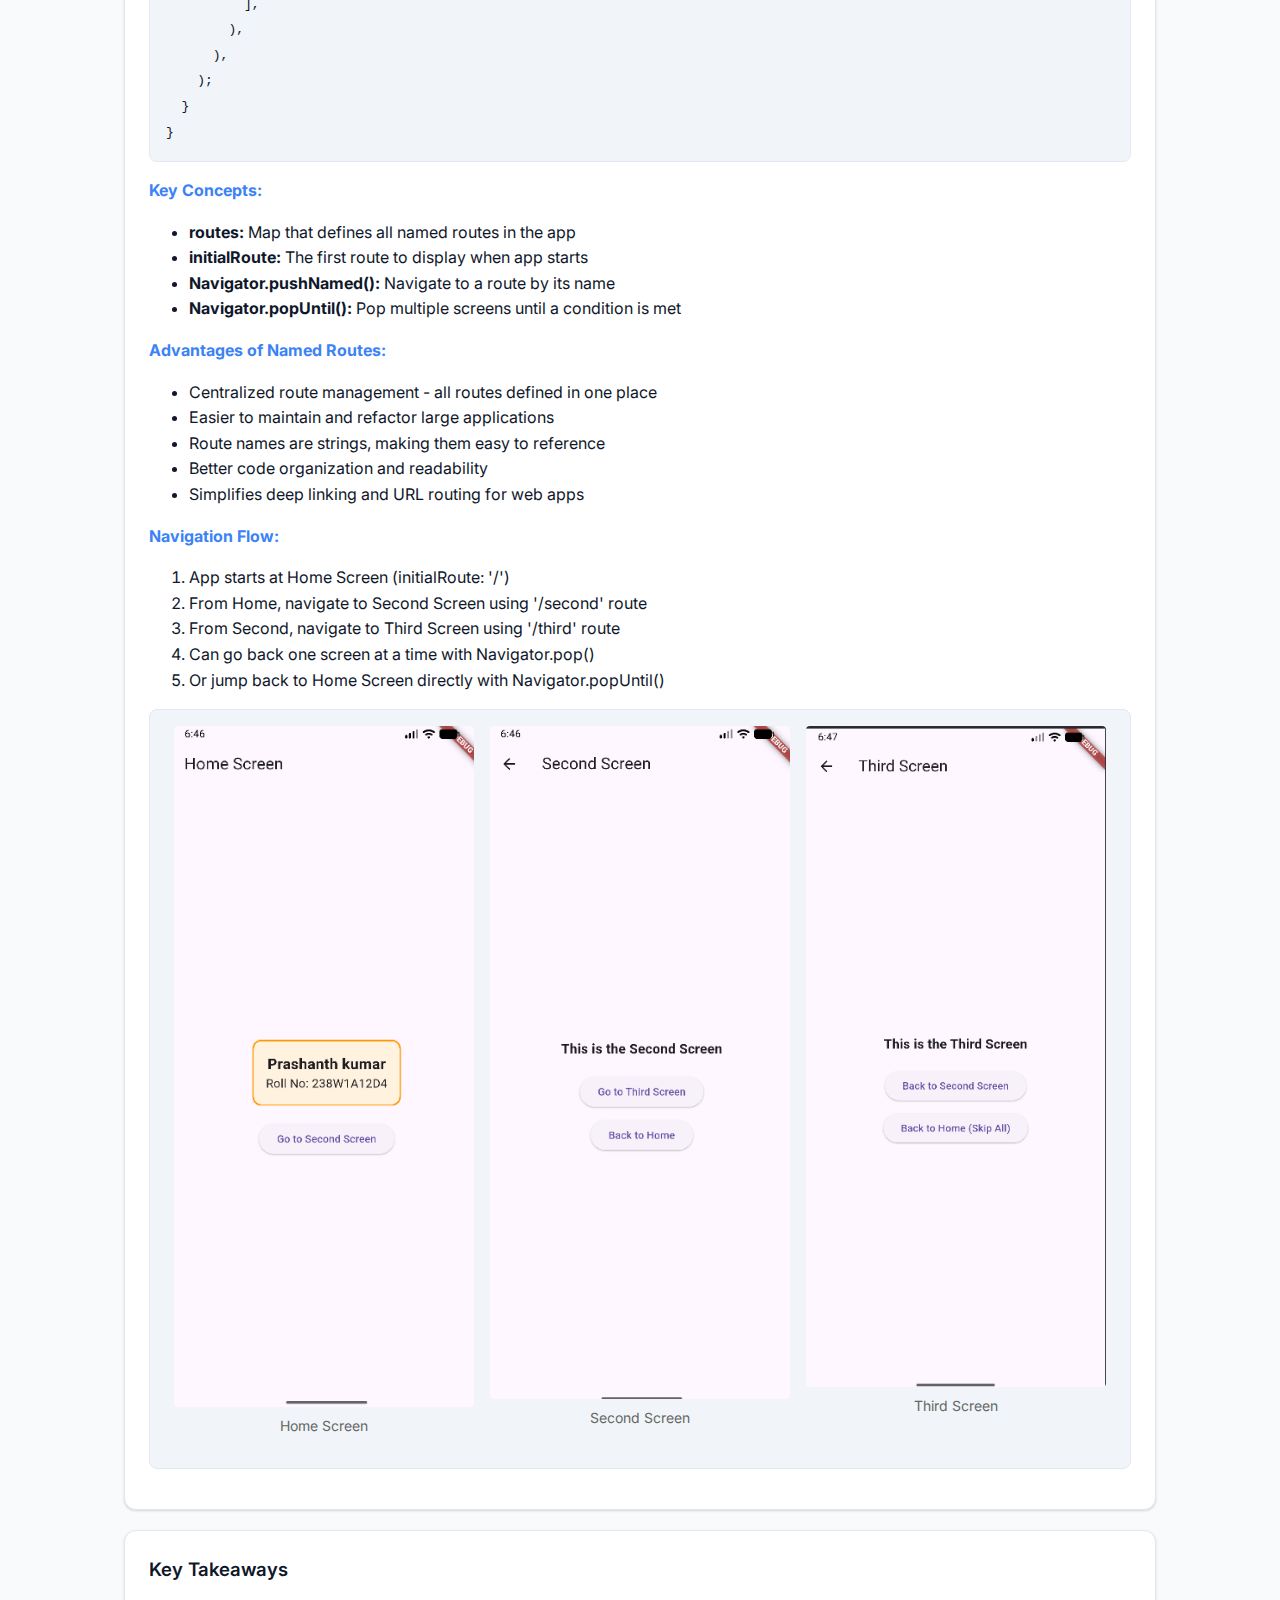
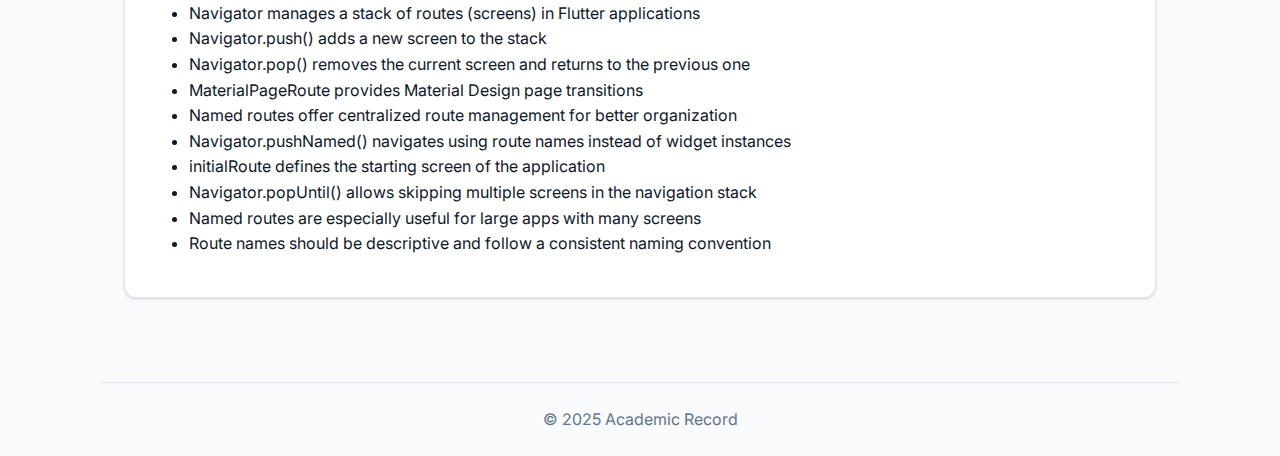
<file: week-6.html>
<!doctype html>
<html lang="en">
<head>
  <meta charset="utf-8" />
  <meta name="viewport" content="width=device-width, initial-scale=1" />
  <title>Week 6 — Forms & Validation</title>
  <link href="https://fonts.googleapis.com/css2?family=Inter:wght@400;500;600;700&display=swap" rel="stylesheet">
  <link rel="stylesheet" href="assets/css/style.css" />
</head>
<body class="week-page">
  <header class="header container">
    <div class="brand"><div class="logo"></div> <span>Week 6</span></div>
    <nav class="nav">
      <a href="records.html">← Index</a>
      <a href="index.html">⌂ Home</a>
    </nav>
  </header>

  <main class="container">
    <div class="header-bar">
      <h1 class="title">Week 6 — Flutter Navigation</h1>
      <div class="date">Date: December 14, 2025</div>
    </div>

    <section class="content-block">
      <h3>Learning Objectives</h3>
      <ol>
        <li>Set up navigation between multiple screens using Navigator</li>
        <li>Understand Navigator.push() and Navigator.pop() methods</li>
        <li>Implement navigation using named routes for structured app flow</li>
        <li>Create multi-screen applications with proper navigation structure</li>
      </ol>
    </section>

    <!-- BASIC NAVIGATION -->
    <section class="content-block">
      <h3>1. Basic Navigation Between Multiple Screens</h3>
      
      <p>This example demonstrates basic navigation between screens using <code>Navigator.push()</code> and <code>Navigator.pop()</code>. The Navigator widget manages a stack of routes and provides methods to navigate between them.</p>
      
      <pre class="code"><code>import 'package:flutter/material.dart';

void main() {
  runApp(const MyApp());
}

class MyApp extends StatelessWidget {
  const MyApp({super.key});

  @override
  Widget build(BuildContext context) {
    return MaterialApp(
      title: 'Flutter Navigation Demo',
      theme: ThemeData(primarySwatch: Colors.blue),
      home: const HomeScreen(),
    );
  }
}

class HomeScreen extends StatelessWidget {
  const HomeScreen({super.key});

  @override
  Widget build(BuildContext context) {
    return Scaffold(
      appBar: AppBar(title: const Text("Home Screen")),
      body: Center(
        child: Column(
          mainAxisAlignment: MainAxisAlignment.center,
          children: [
            Container(
              padding: const EdgeInsets.all(16),
              margin: const EdgeInsets.only(bottom: 20),
              decoration: BoxDecoration(
                color: Colors.blue[50],
                borderRadius: BorderRadius.circular(12),
                border: Border.all(color: Colors.blue, width: 2),
              ),
              child: const Column(
                children: [
                  Text(
                    "Prashanth kumar",
                    style: TextStyle(fontSize: 20, fontWeight: FontWeight.bold),
                  ),
                  Text(
                    "Roll No: 238W1A12D4",
                    style: TextStyle(fontSize: 16),
                  ),
                ],
              ),
            ),
            ElevatedButton(
              onPressed: () {
                Navigator.push(
                  context,
                  MaterialPageRoute(builder: (context) => const SecondScreen()),
                );
              },
              child: const Text("Go to Second Screen"),
            ),
          ],
        ),
      ),
    );
  }
}

class SecondScreen extends StatelessWidget {
  const SecondScreen({super.key});

  @override
  Widget build(BuildContext context) {
    return Scaffold(
      appBar: AppBar(title: const Text("Second Screen")),
      body: Center(
        child: Column(
          mainAxisAlignment: MainAxisAlignment.center,
          children: [
            const Text(
              "This is the Second Screen",
              style: TextStyle(fontSize: 18),
            ),
            const SizedBox(height: 20),
            ElevatedButton(
              onPressed: () {
                Navigator.pop(context);
              },
              child: const Text("Back to Home Screen"),
            ),
          ],
        ),
      ),
    );
  }
}</code></pre>

      <h4 style="color: var(--primary); margin: 16px 0 8px 0;">Key Concepts:</h4>
      <ul>
        <li><strong>Navigator.push():</strong> Adds a new route to the navigation stack</li>
        <li><strong>MaterialPageRoute:</strong> Creates a route with Material Design transitions</li>
        <li><strong>Navigator.pop():</strong> Removes the current route from the stack and returns to previous screen</li>
        <li><strong>context:</strong> Required parameter that provides access to the navigation tree</li>
      </ul>

      <h4 style="color: var(--primary); margin: 16px 0 8px 0;">How It Works:</h4>
      <ol>
        <li>User starts on Home Screen</li>
        <li>Tapping "Go to Second Screen" pushes SecondScreen onto the navigation stack</li>
        <li>Tapping "Back" or using system back button pops the current screen</li>
        <li>User returns to Home Screen</li>
      </ol>

      <div class="output" style="padding: 16px; border: 1px solid #e2e8f0; border-radius: 8px; margin: 16px 0;">
        <div style="display: flex; gap: 16px; justify-content: center; flex-wrap: wrap;">
          <div style="flex: 1; min-width: 200px; max-width: 400px;">
            <img src="outputs/week-6/q1-screen-1.png" alt="Home Screen" style="width: 100%; height: auto; display: block; border-radius: 4px;">
            <p style="text-align: center; margin-top: 8px; color: #666; font-size: 14px;">Home Screen</p>
          </div>
          <div style="flex: 1; min-width: 200px; max-width: 400px;">
            <img src="outputs/week-6/q1-screen-2.png" alt="Second Screen" style="width: 100%; height: auto; display: block; border-radius: 4px;">
            <p style="text-align: center; margin-top: 8px; color: #666; font-size: 14px;">Second Screen</p>
          </div>
        </div>
      </div>
    </section>

    <!-- NAMED ROUTES -->
    <section class="content-block">
      <h3>2. Navigation Using Named Routes</h3>
      
      <p>Named routes provide a more organized approach to navigation, especially useful for larger apps with many screens. Routes are defined centrally in the MaterialApp widget and accessed by name throughout the app.</p>
      
      <pre class="code"><code>import 'package:flutter/material.dart';

void main() {
  runApp(const MyApp());
}

class MyApp extends StatelessWidget {
  const MyApp({super.key});

  @override
  Widget build(BuildContext context) {
    return MaterialApp(
      title: 'Named Routes Demo',
      theme: ThemeData(primarySwatch: Colors.blue),
      initialRoute: '/',
      routes: {
        '/': (context) => const HomeScreen(),
        '/second': (context) => const SecondScreen(),
        '/third': (context) => const ThirdScreen(),
      },
    );
  }
}

class HomeScreen extends StatelessWidget {
  const HomeScreen({super.key});

  @override
  Widget build(BuildContext context) {
    return Scaffold(
      appBar: AppBar(title: const Text("Home Screen")),
      body: Center(
        child: Column(
          mainAxisAlignment: MainAxisAlignment.center,
          children: [
            Container(
              padding: const EdgeInsets.all(16),
              margin: const EdgeInsets.only(bottom: 20),
              decoration: BoxDecoration(
                color: Colors.orange[50],
                borderRadius: BorderRadius.circular(12),
                border: Border.all(color: Colors.orange, width: 2),
              ),
              child: const Column(
                children: [
                  Text(
                    "Prashanth kumar",
                    style: TextStyle(fontSize: 20, fontWeight: FontWeight.bold),
                  ),
                  Text(
                    "Roll No: 238W1A12D4",
                    style: TextStyle(fontSize: 16),
                  ),
                ],
              ),
            ),
            ElevatedButton(
              onPressed: () {
                Navigator.pushNamed(context, '/second');
              },
              child: const Text("Go to Second Screen"),
            ),
          ],
        ),
      ),
    );
  }
}

class SecondScreen extends StatelessWidget {
  const SecondScreen({super.key});

  @override
  Widget build(BuildContext context) {
    return Scaffold(
      appBar: AppBar(title: const Text("Second Screen")),
      body: Center(
        child: Column(
          mainAxisAlignment: MainAxisAlignment.center,
          children: [
            const Text(
              "This is the Second Screen",
              style: TextStyle(fontSize: 18, fontWeight: FontWeight.bold),
            ),
            const SizedBox(height: 20),
            ElevatedButton(
              onPressed: () {
                Navigator.pushNamed(context, '/third');
              },
              child: const Text("Go to Third Screen"),
            ),
            const SizedBox(height: 10),
            ElevatedButton(
              onPressed: () {
                Navigator.pop(context);
              },
              child: const Text("Back to Home"),
            ),
          ],
        ),
      ),
    );
  }
}

class ThirdScreen extends StatelessWidget {
  const ThirdScreen({super.key});

  @override
  Widget build(BuildContext context) {
    return Scaffold(
      appBar: AppBar(title: const Text("Third Screen")),
      body: Center(
        child: Column(
          mainAxisAlignment: MainAxisAlignment.center,
          children: [
            const Text(
              "This is the Third Screen",
              style: TextStyle(fontSize: 18, fontWeight: FontWeight.bold),
            ),
            const SizedBox(height: 20),
            ElevatedButton(
              onPressed: () {
                Navigator.pop(context);
              },
              child: const Text("Back to Second Screen"),
            ),
            const SizedBox(height: 10),
            ElevatedButton(
              onPressed: () {
                Navigator.popUntil(context, (route) => route.isFirst);
              },
              child: const Text("Back to Home (Skip All)"),
            ),
          ],
        ),
      ),
    );
  }
}</code></pre>

      <h4 style="color: var(--primary); margin: 16px 0 8px 0;">Key Concepts:</h4>
      <ul>
        <li><strong>routes:</strong> Map that defines all named routes in the app</li>
        <li><strong>initialRoute:</strong> The first route to display when app starts</li>
        <li><strong>Navigator.pushNamed():</strong> Navigate to a route by its name</li>
        <li><strong>Navigator.popUntil():</strong> Pop multiple screens until a condition is met</li>
      </ul>

      <h4 style="color: var(--primary); margin: 16px 0 8px 0;">Advantages of Named Routes:</h4>
      <ul>
        <li>Centralized route management - all routes defined in one place</li>
        <li>Easier to maintain and refactor large applications</li>
        <li>Route names are strings, making them easy to reference</li>
        <li>Better code organization and readability</li>
        <li>Simplifies deep linking and URL routing for web apps</li>
      </ul>

      <h4 style="color: var(--primary); margin: 16px 0 8px 0;">Navigation Flow:</h4>
      <ol>
        <li>App starts at Home Screen (initialRoute: '/')</li>
        <li>From Home, navigate to Second Screen using '/second' route</li>
        <li>From Second, navigate to Third Screen using '/third' route</li>
        <li>Can go back one screen at a time with Navigator.pop()</li>
        <li>Or jump back to Home Screen directly with Navigator.popUntil()</li>
      </ol>

      <div class="output" style="padding: 16px; border: 1px solid #e2e8f0; border-radius: 8px; margin: 16px 0;">
        <div style="display: flex; gap: 16px; justify-content: center; flex-wrap: wrap;">
          <div style="flex: 1; min-width: 180px; max-width: 300px;">
            <img src="outputs/week-6/q2-screen-1.png" alt="Home Screen" style="width: 100%; height: auto; display: block; border-radius: 4px;">
            <p style="text-align: center; margin-top: 8px; color: #666; font-size: 14px;">Home Screen</p>
          </div>
          <div style="flex: 1; min-width: 180px; max-width: 300px;">
            <img src="outputs/week-6/q2-screen-2.png" alt="Second Screen" style="width: 100%; height: auto; display: block; border-radius: 4px;">
            <p style="text-align: center; margin-top: 8px; color: #666; font-size: 14px;">Second Screen</p>
          </div>
          <div style="flex: 1; min-width: 180px; max-width: 300px;">
            <img src="outputs/week-6/q2-screen-3.png" alt="Third Screen" style="width: 100%; height: auto; display: block; border-radius: 4px;">
            <p style="text-align: center; margin-top: 8px; color: #666; font-size: 14px;">Third Screen</p>
          </div>
        </div>
      </div>
    </section>

    <!-- KEY TAKEAWAYS -->
    <section class="content-block">
      <h3>Key Takeaways</h3>
      <ul>
        <li>Navigator manages a stack of routes (screens) in Flutter applications</li>
        <li>Navigator.push() adds a new screen to the stack</li>
        <li>Navigator.pop() removes the current screen and returns to the previous one</li>
        <li>MaterialPageRoute provides Material Design page transitions</li>
        <li>Named routes offer centralized route management for better organization</li>
        <li>Navigator.pushNamed() navigates using route names instead of widget instances</li>
        <li>initialRoute defines the starting screen of the application</li>
        <li>Navigator.popUntil() allows skipping multiple screens in the navigation stack</li>
        <li>Named routes are especially useful for large apps with many screens</li>
        <li>Route names should be descriptive and follow a consistent naming convention</li>
      </ul>
    </section>

  </main>

  <footer class="footer container">© 2025 Academic Record</footer>
  <script src="assets/js/main.js"></script>
</body>
</html>
</file>
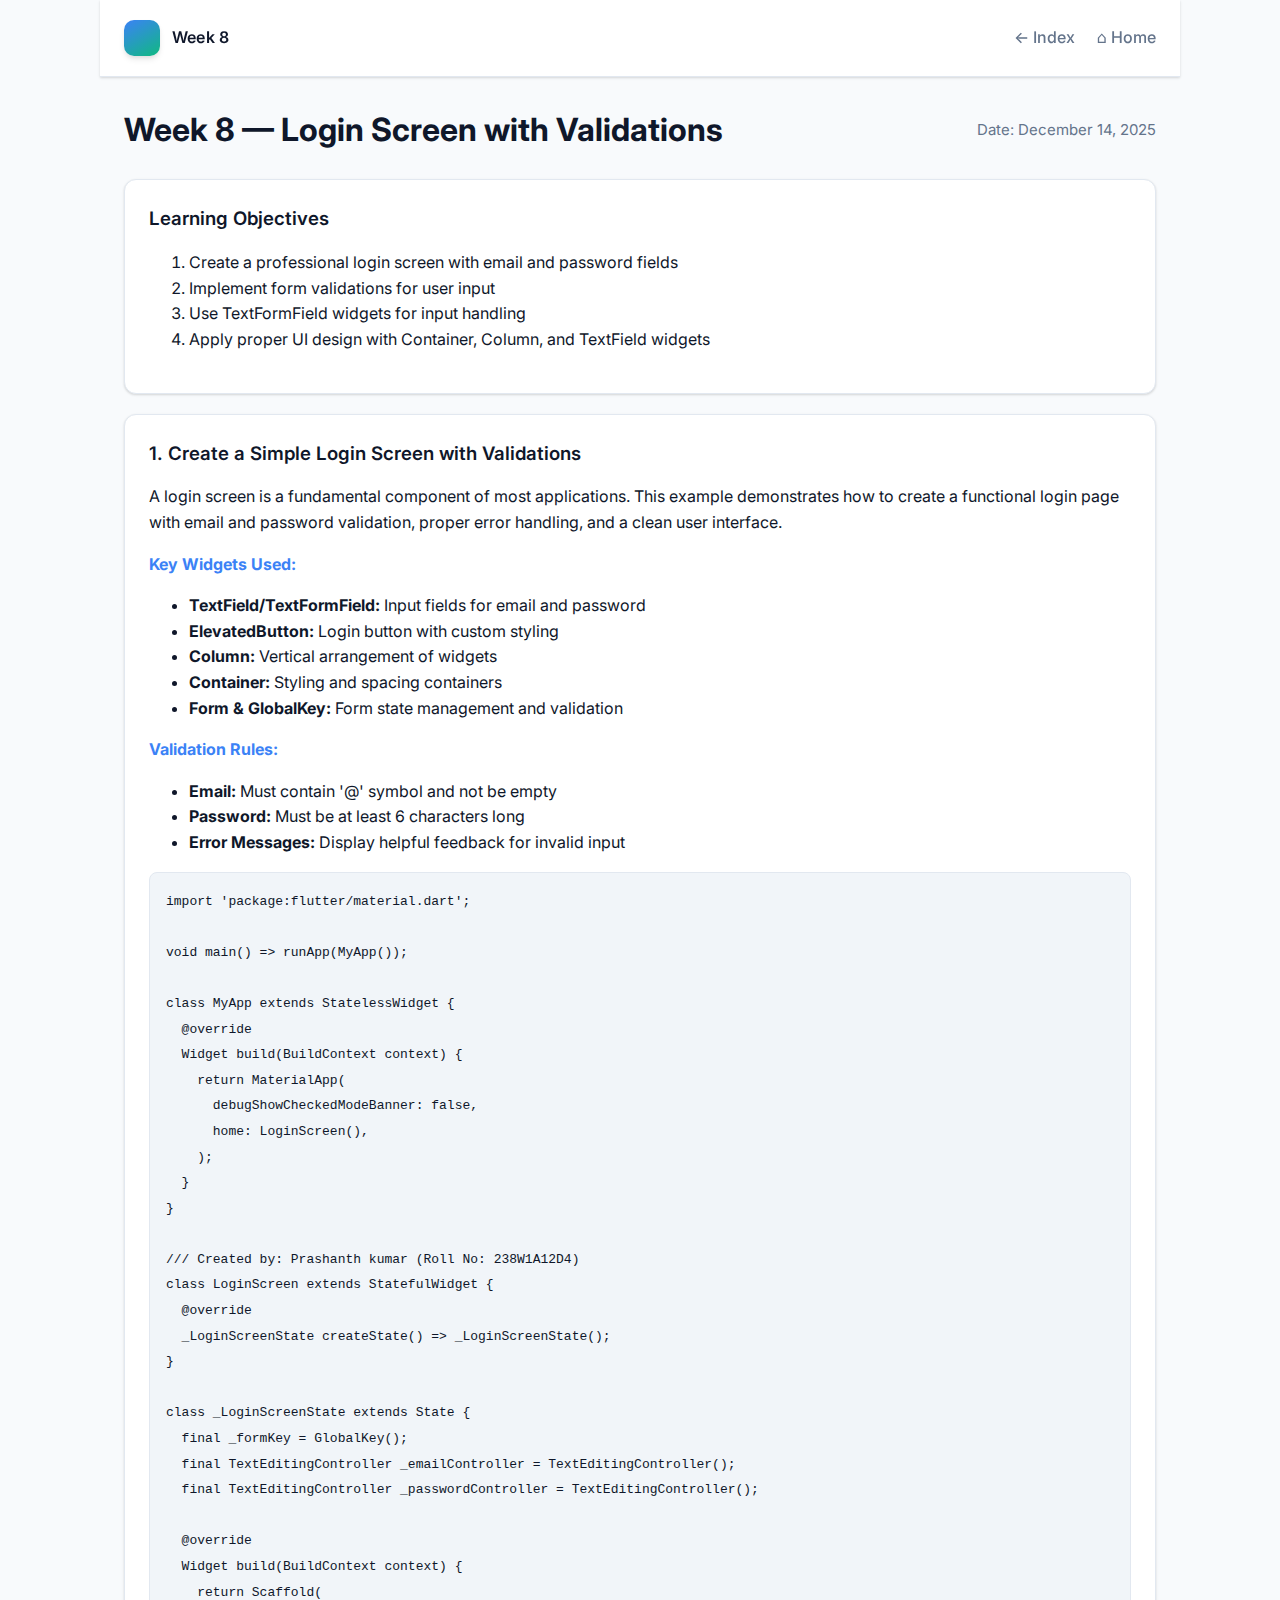
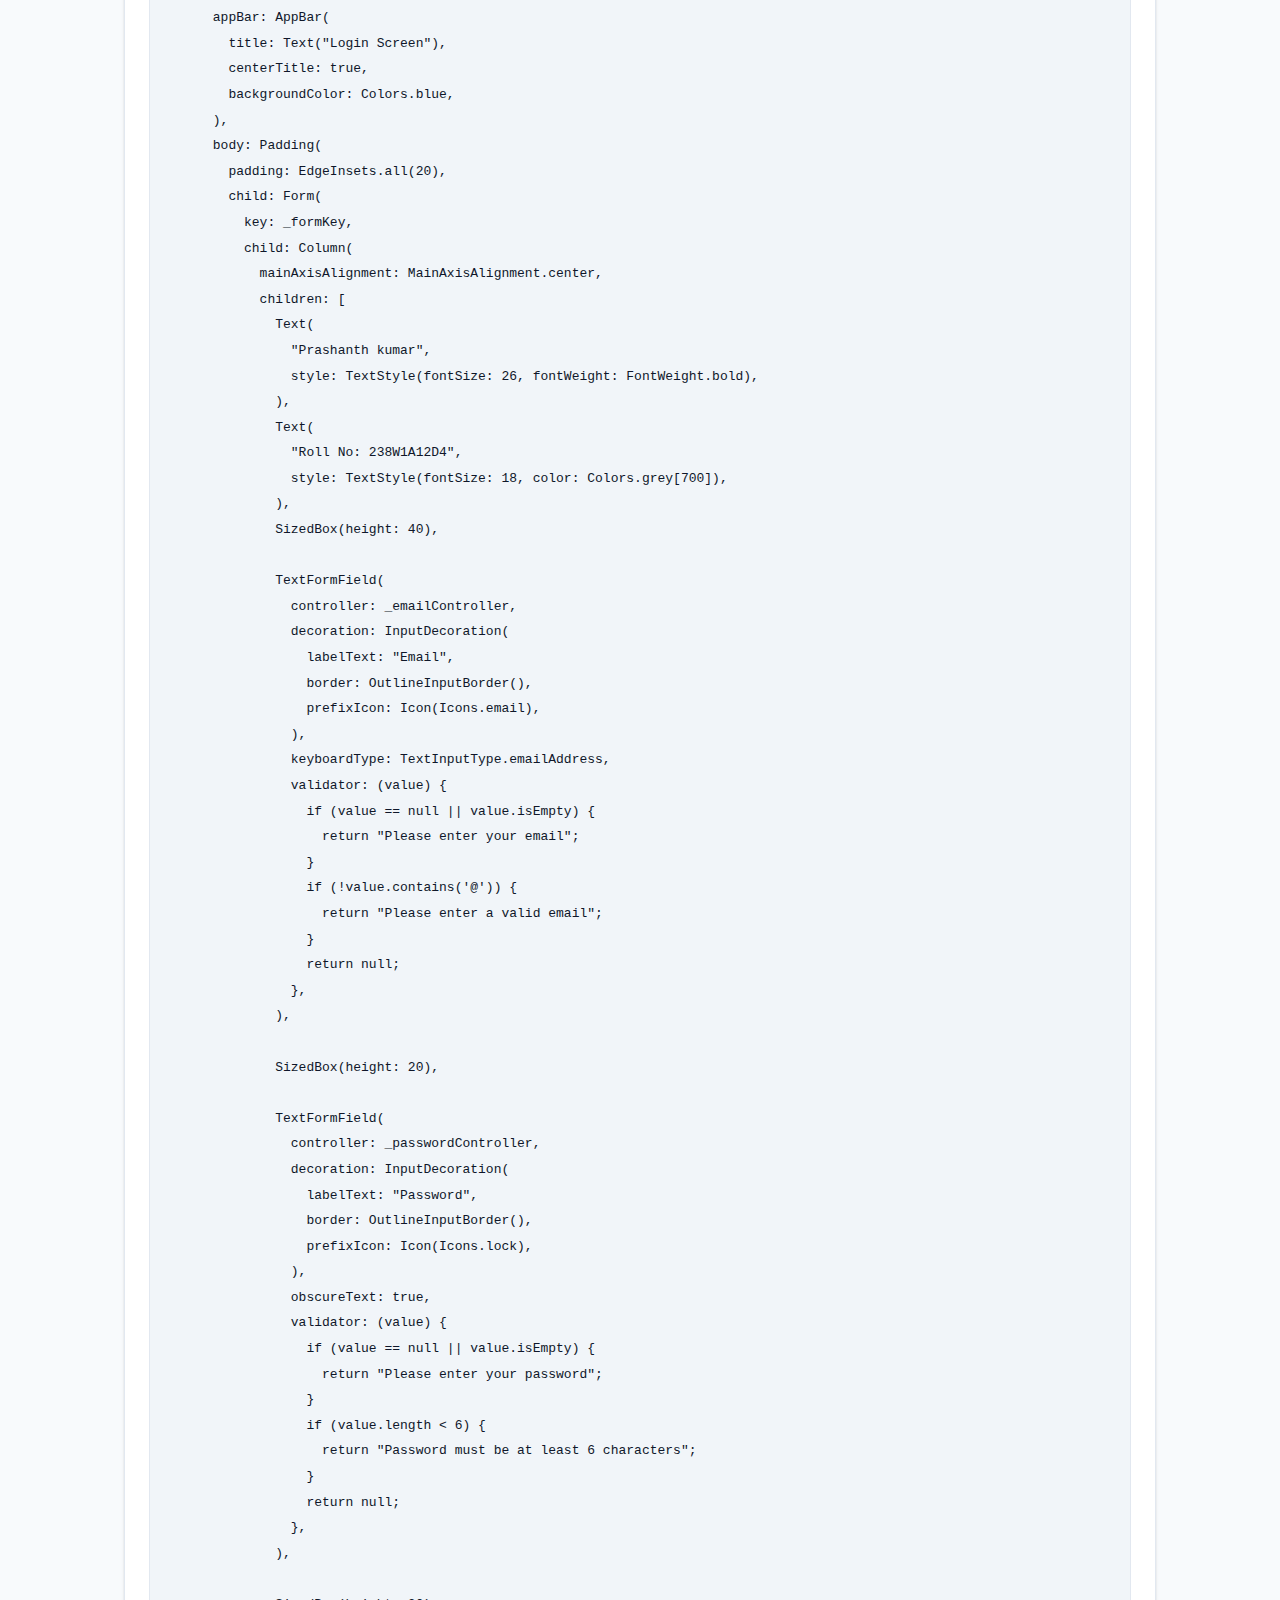
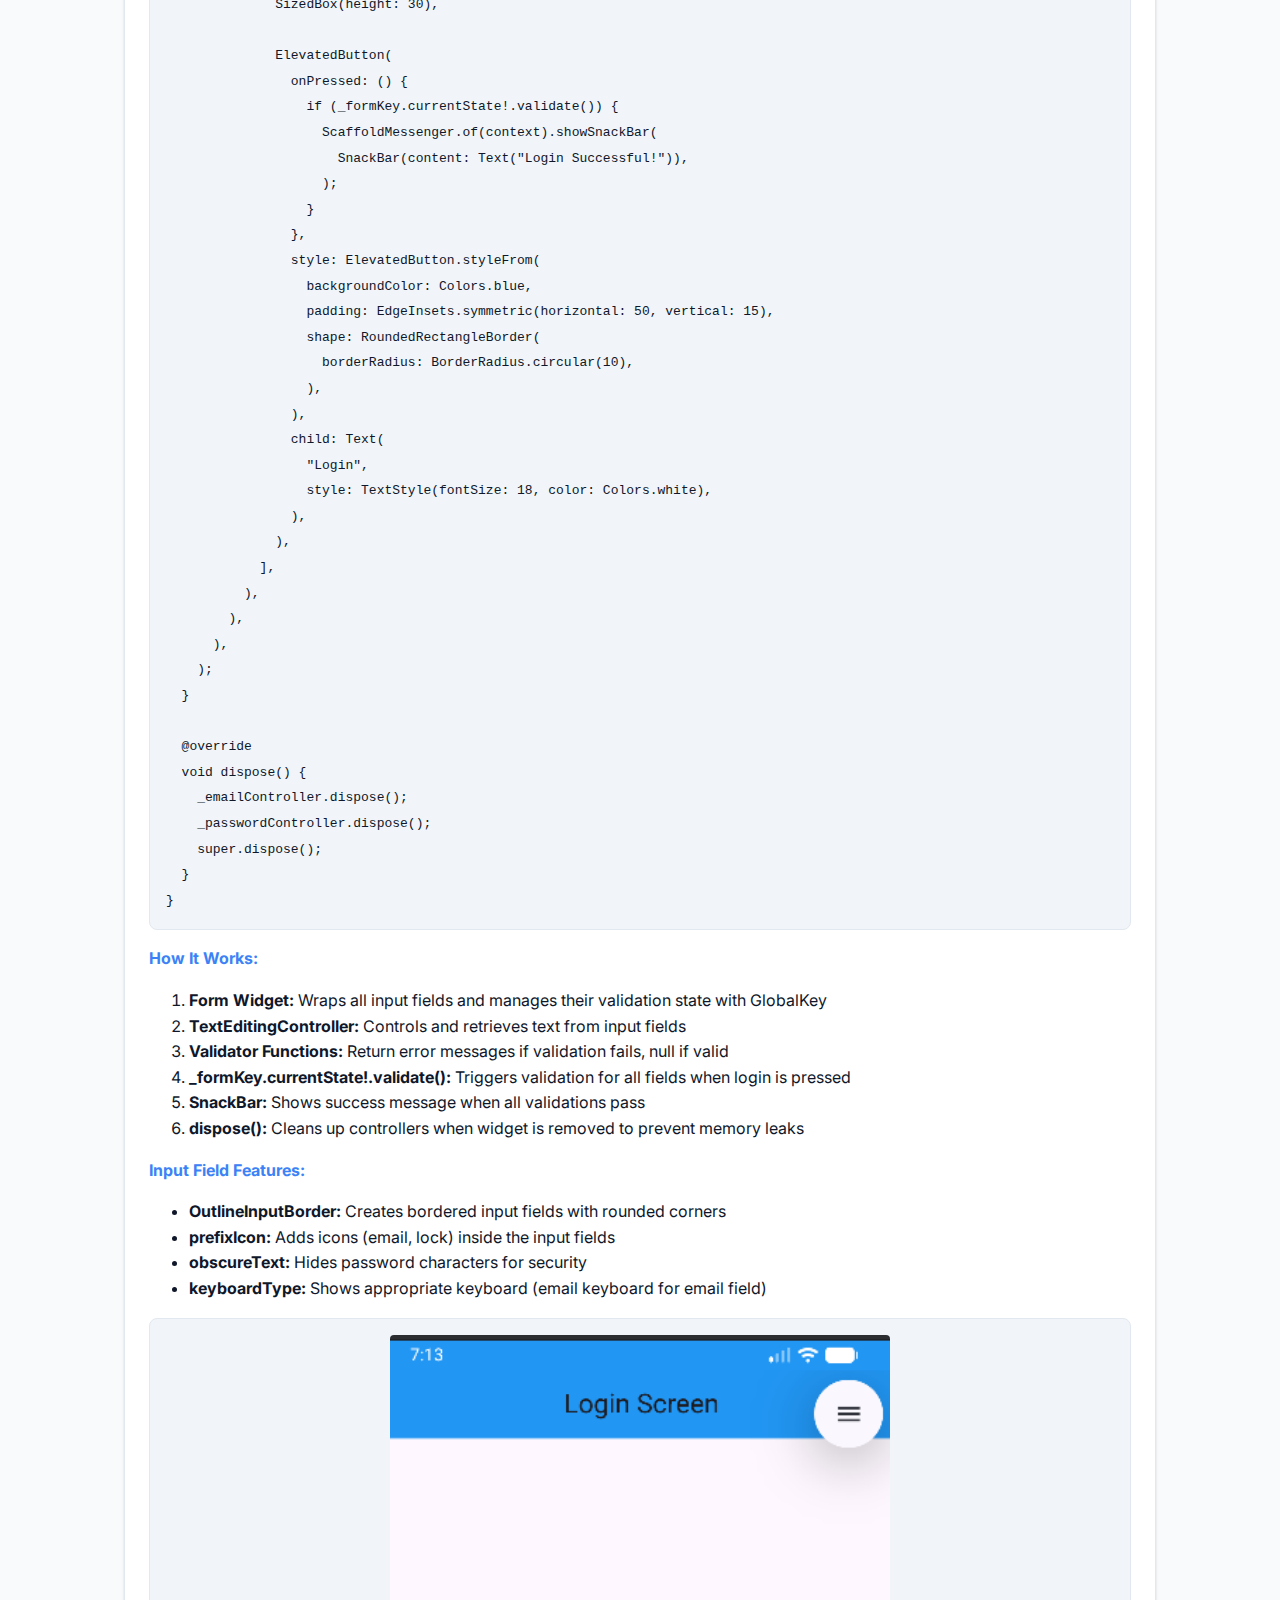
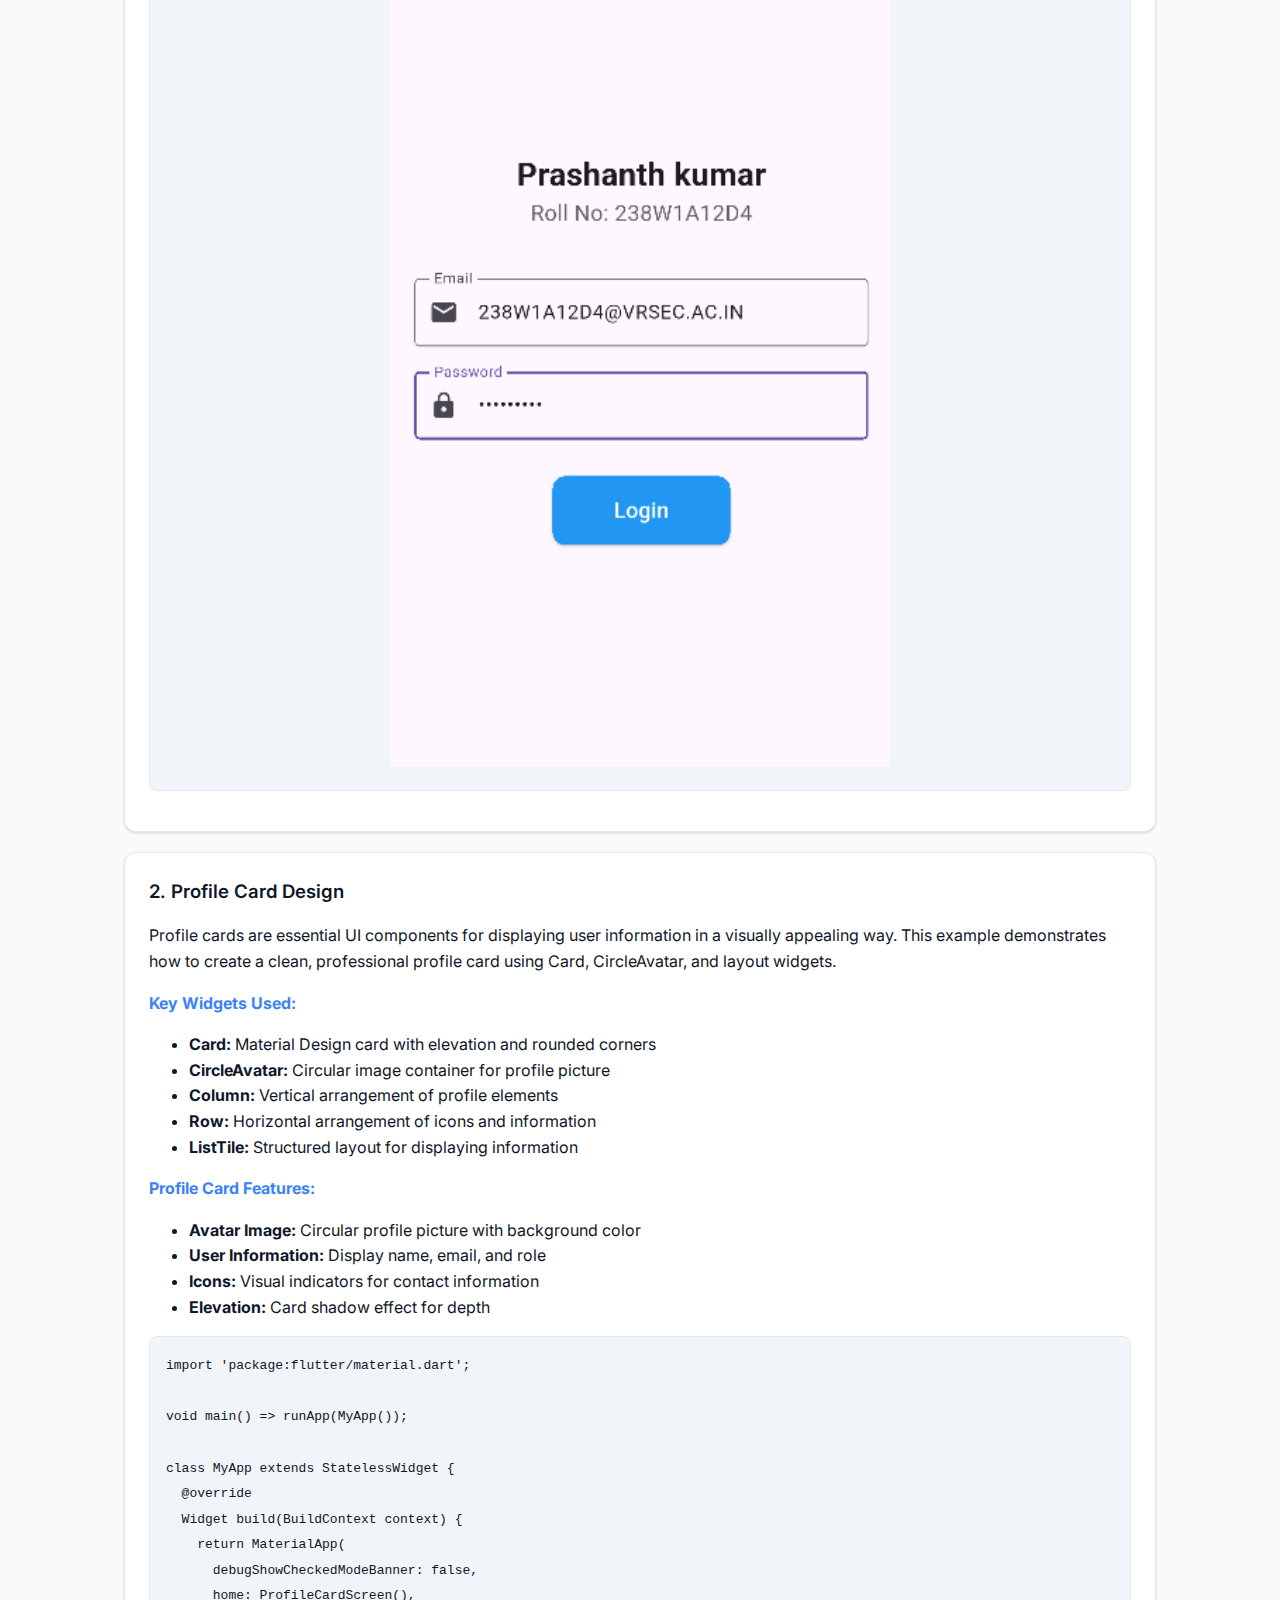
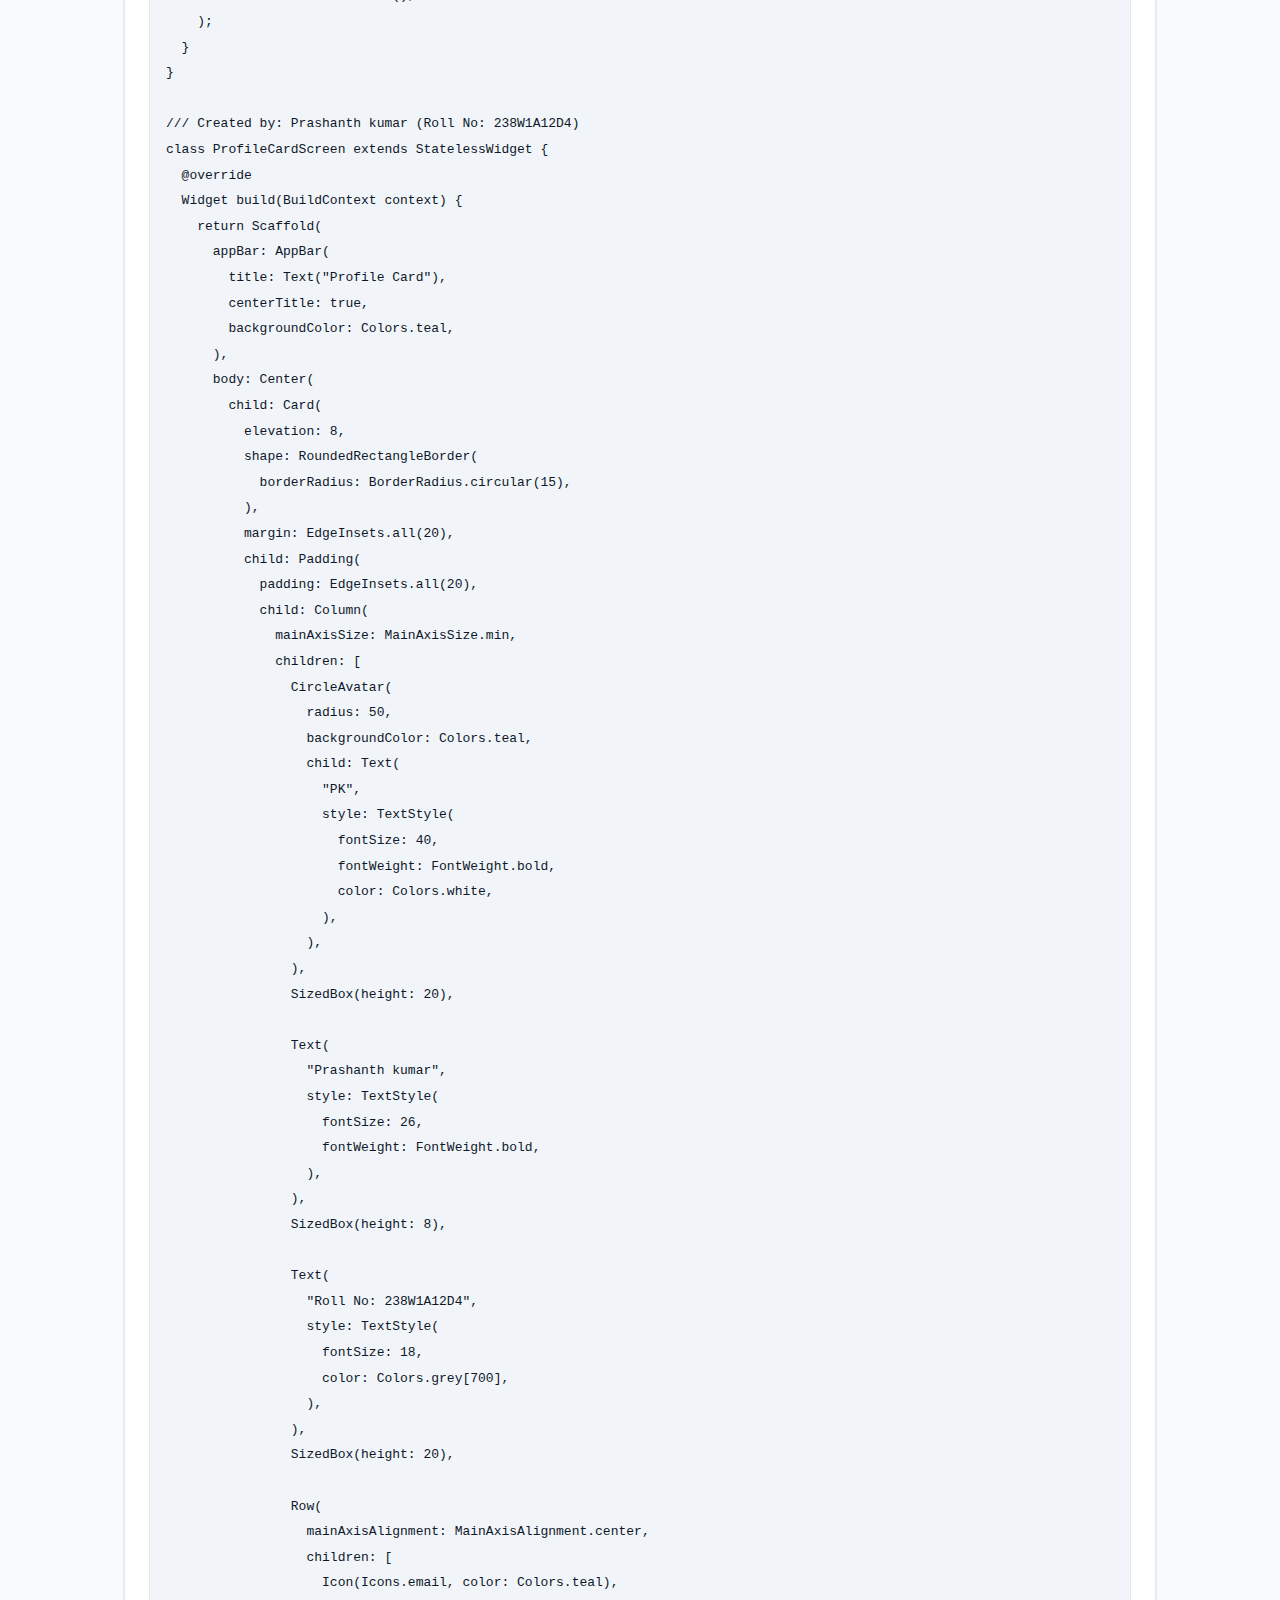
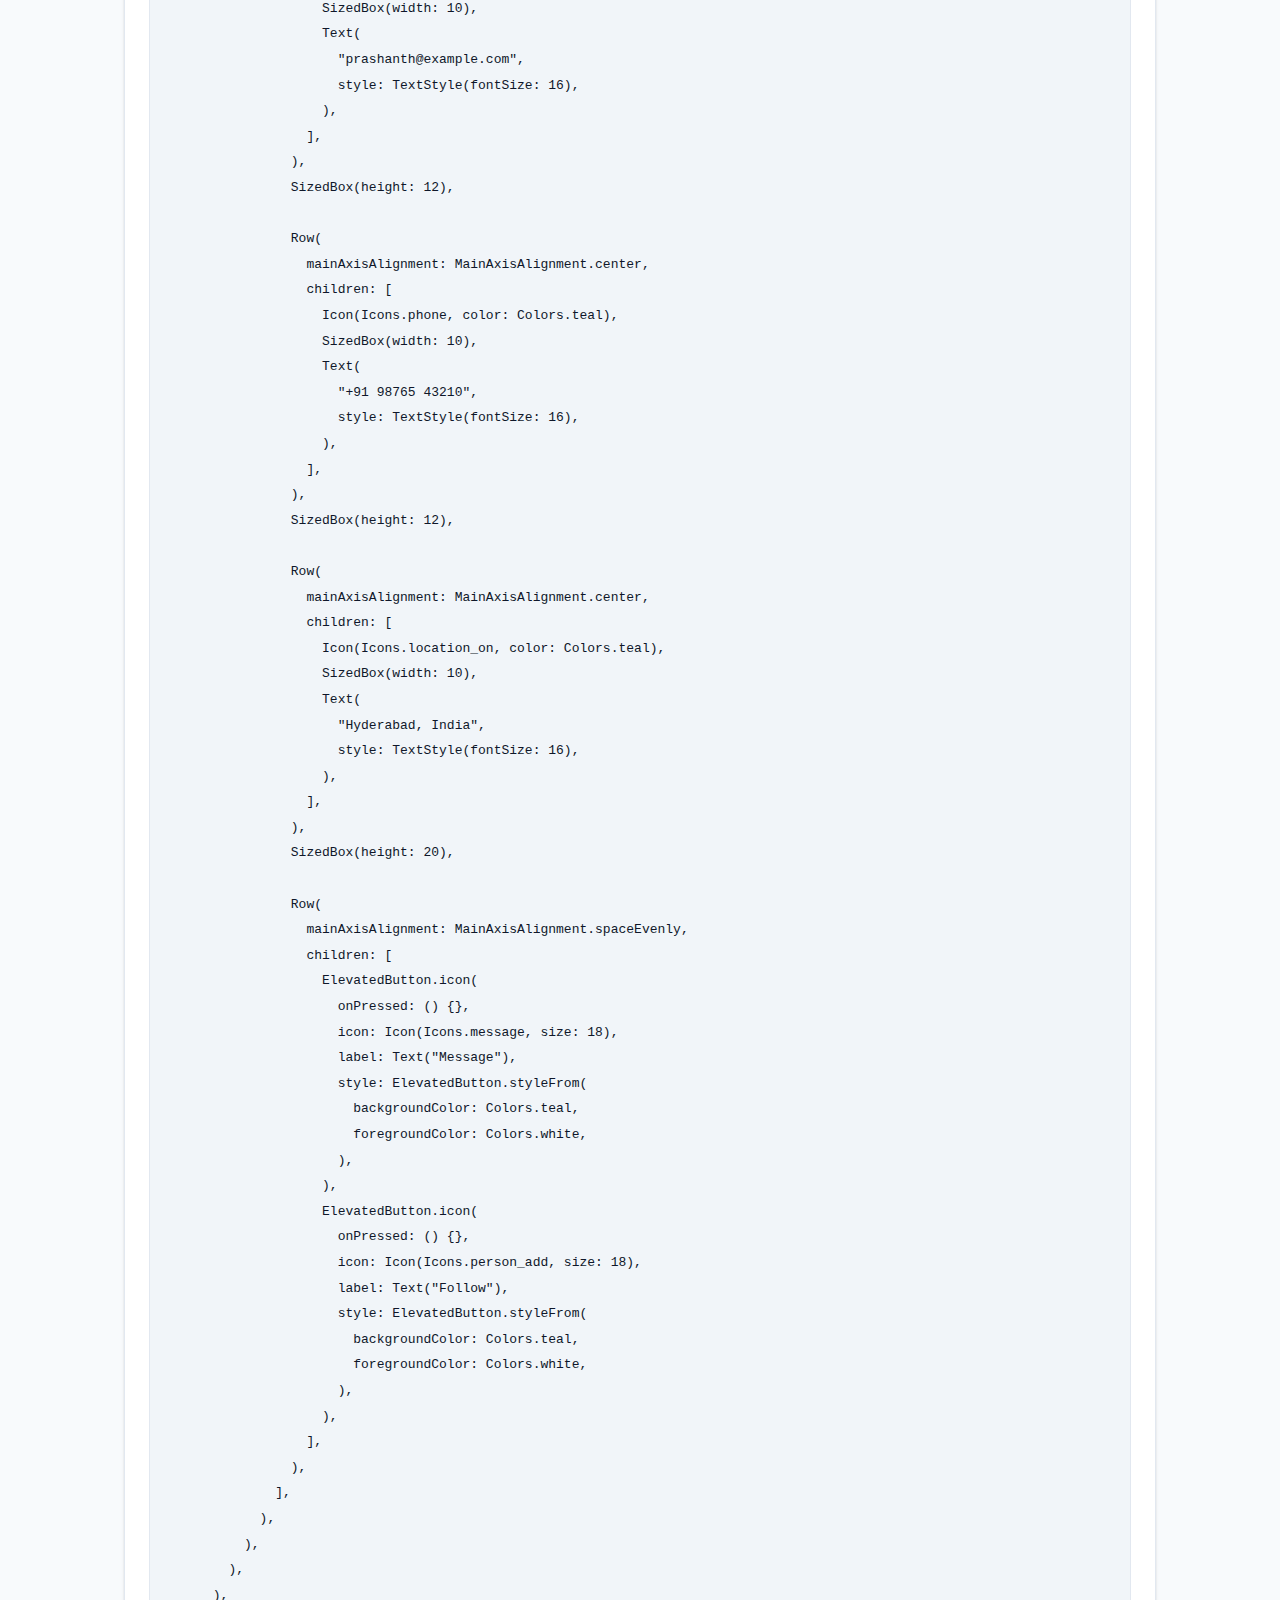
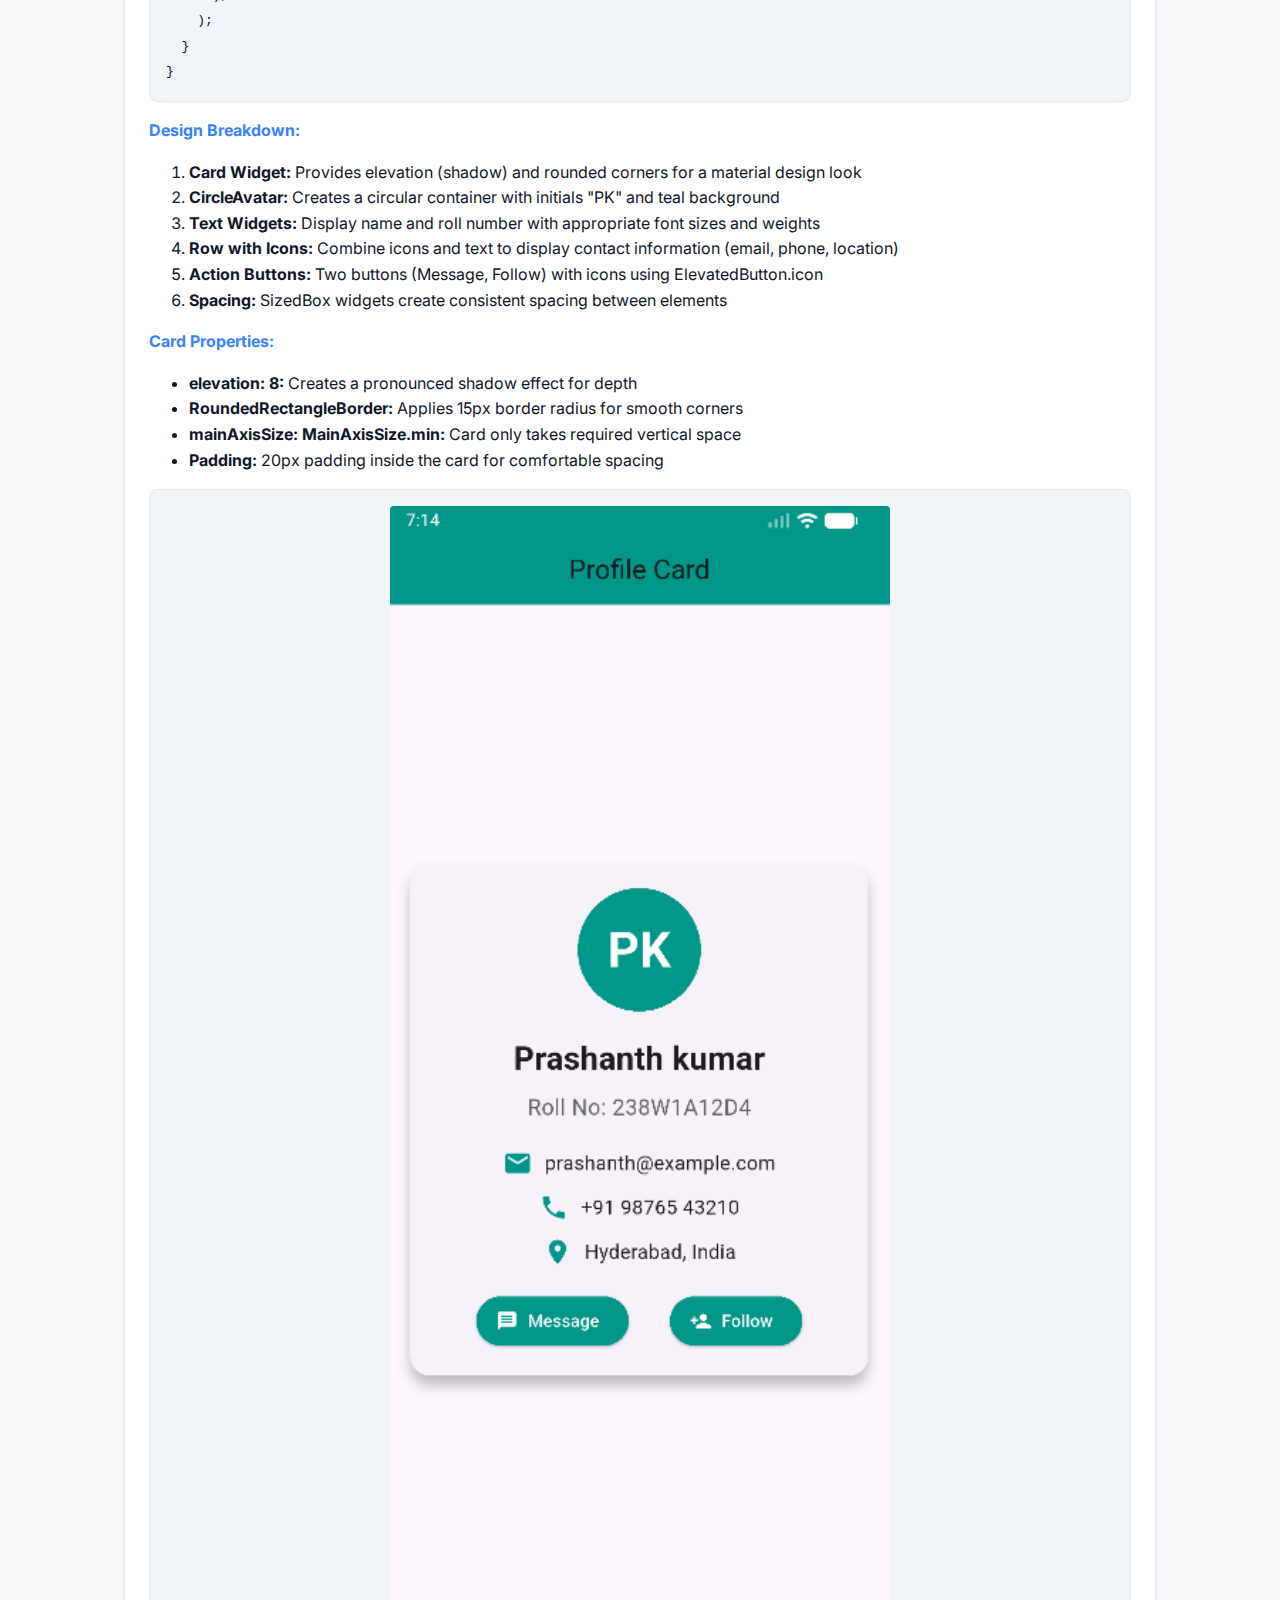
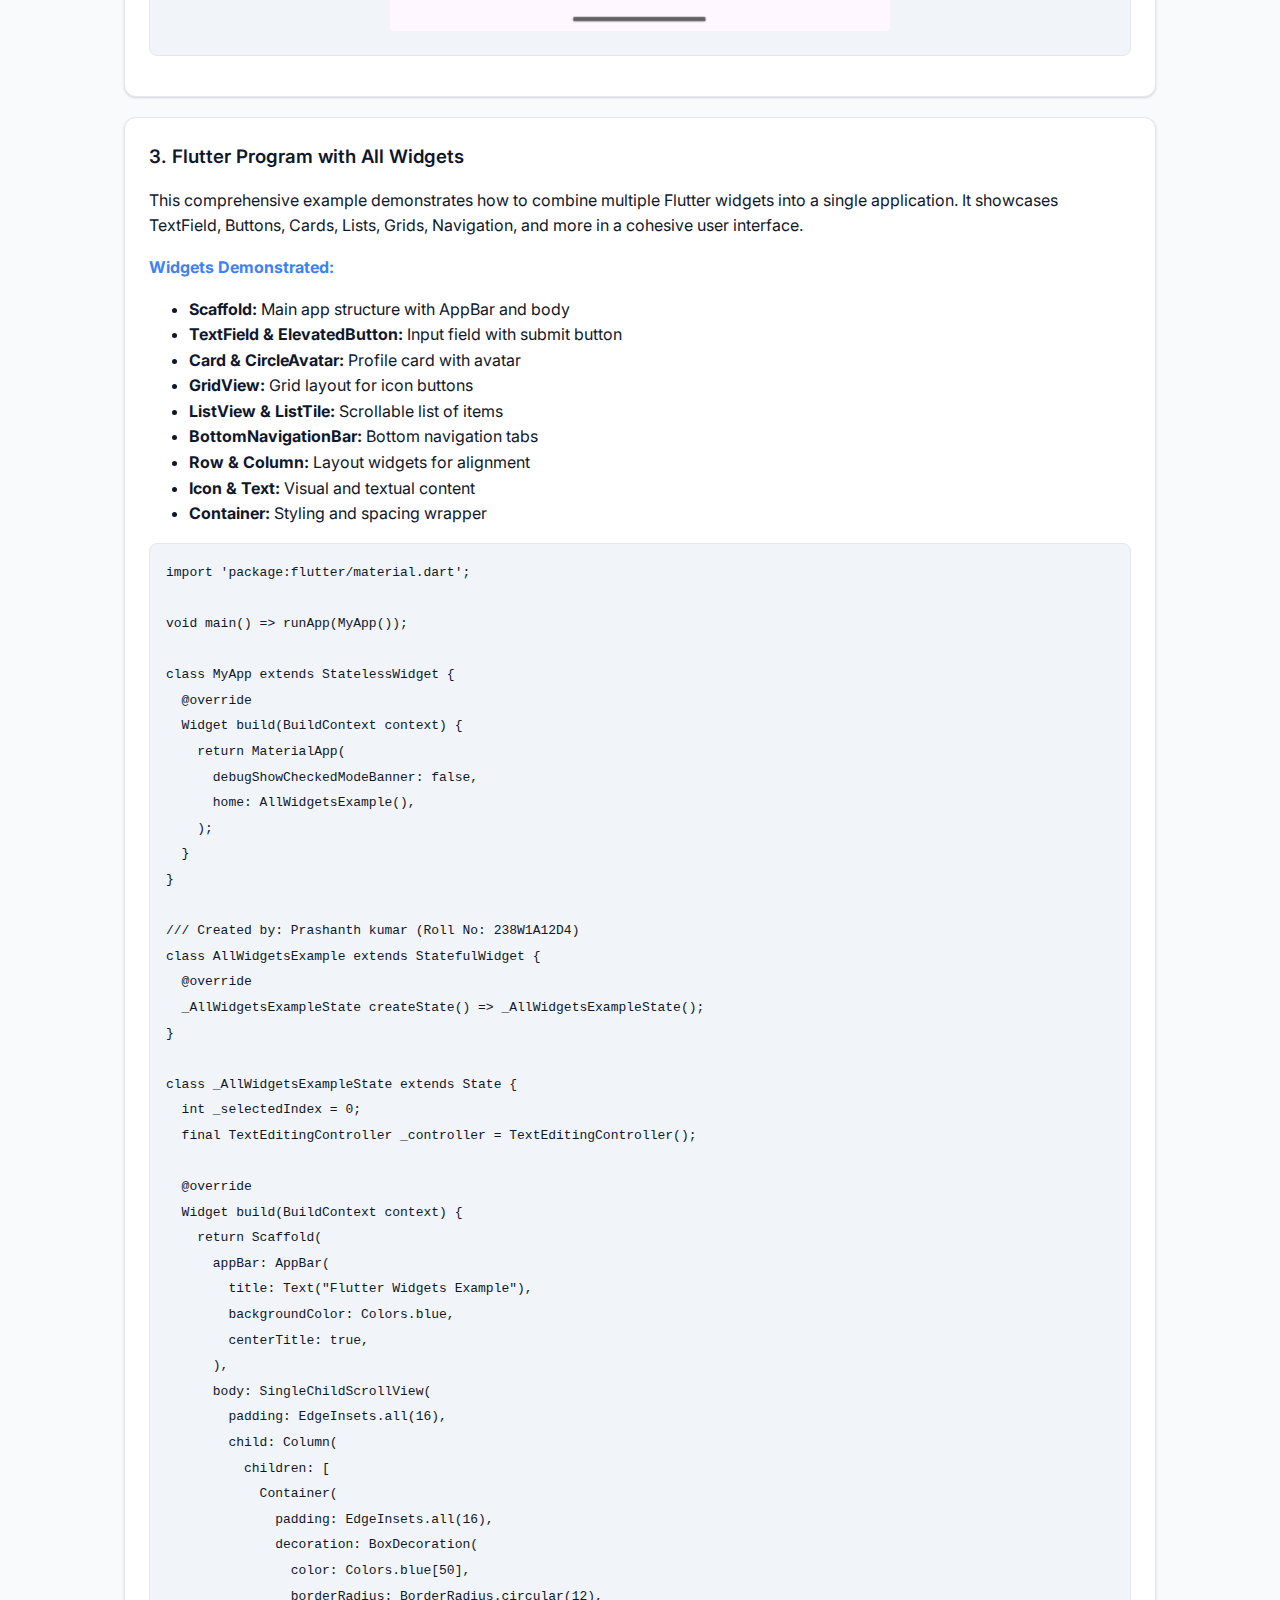
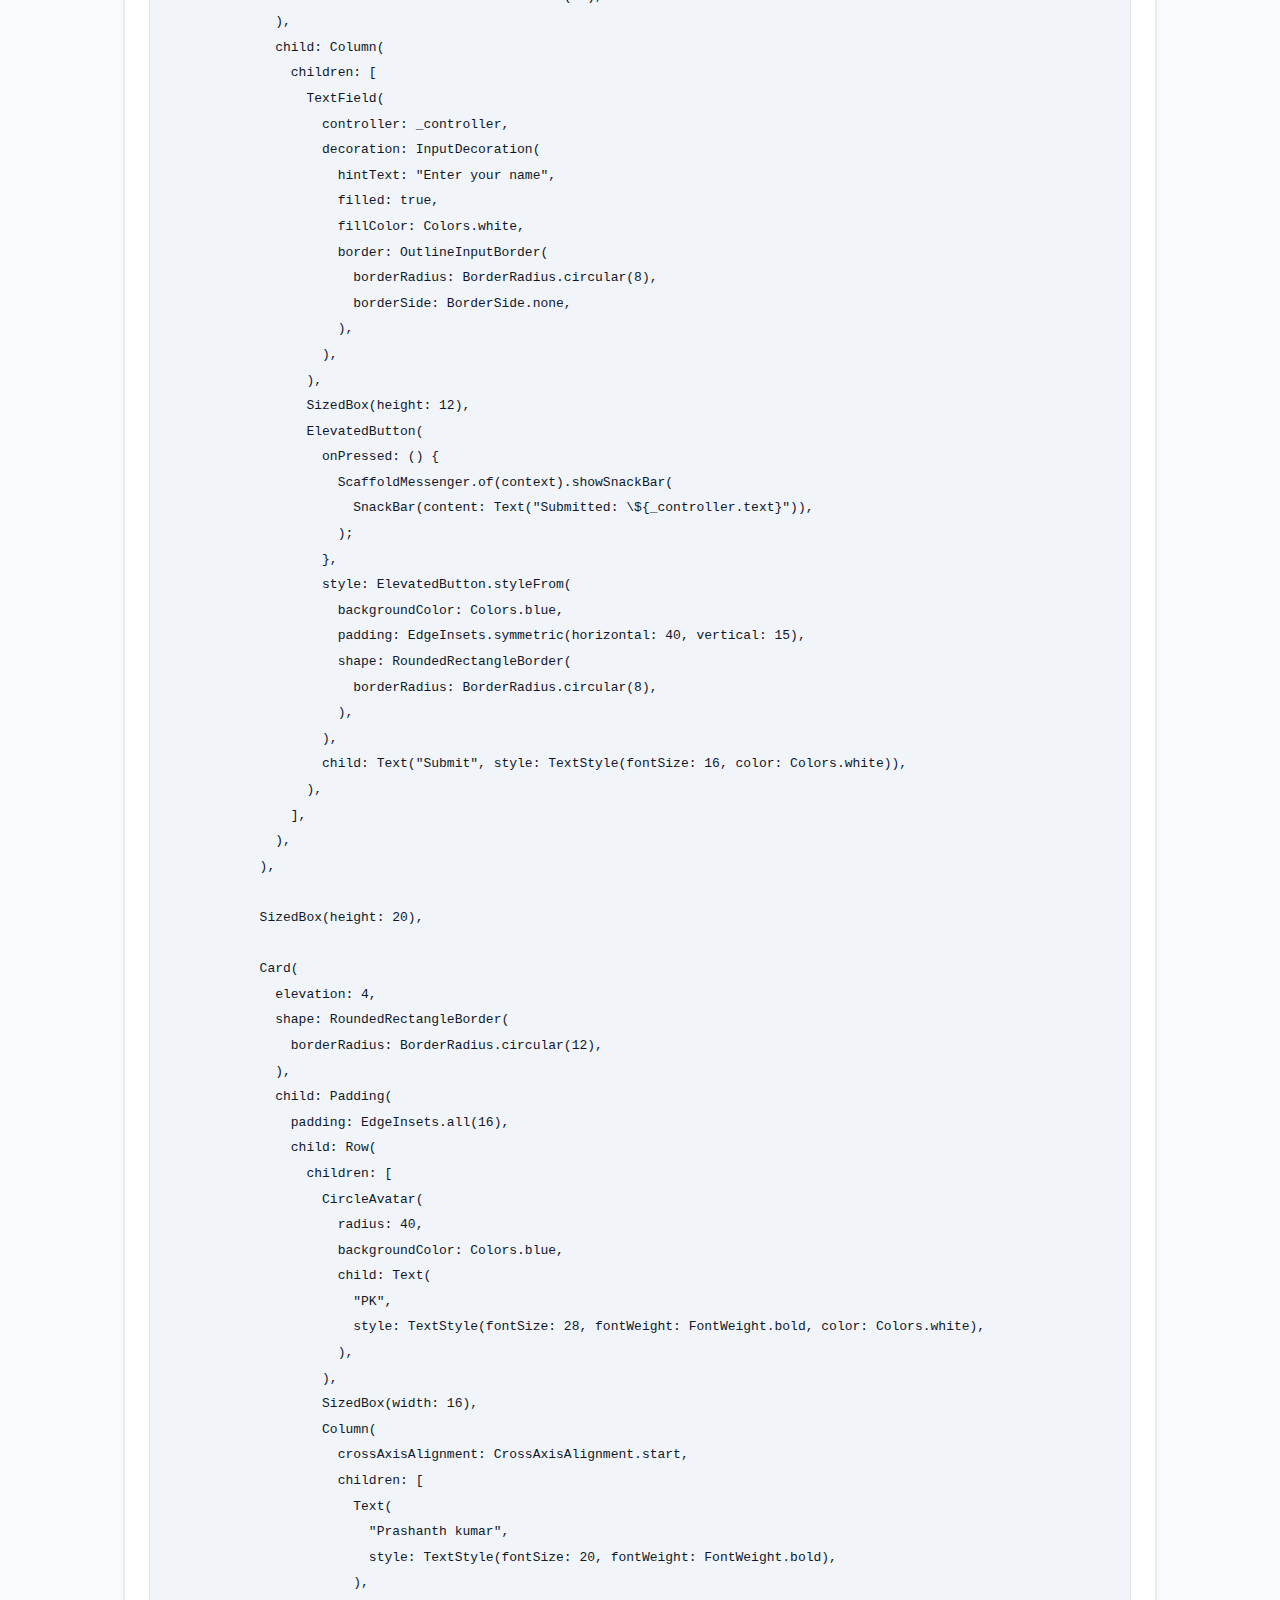
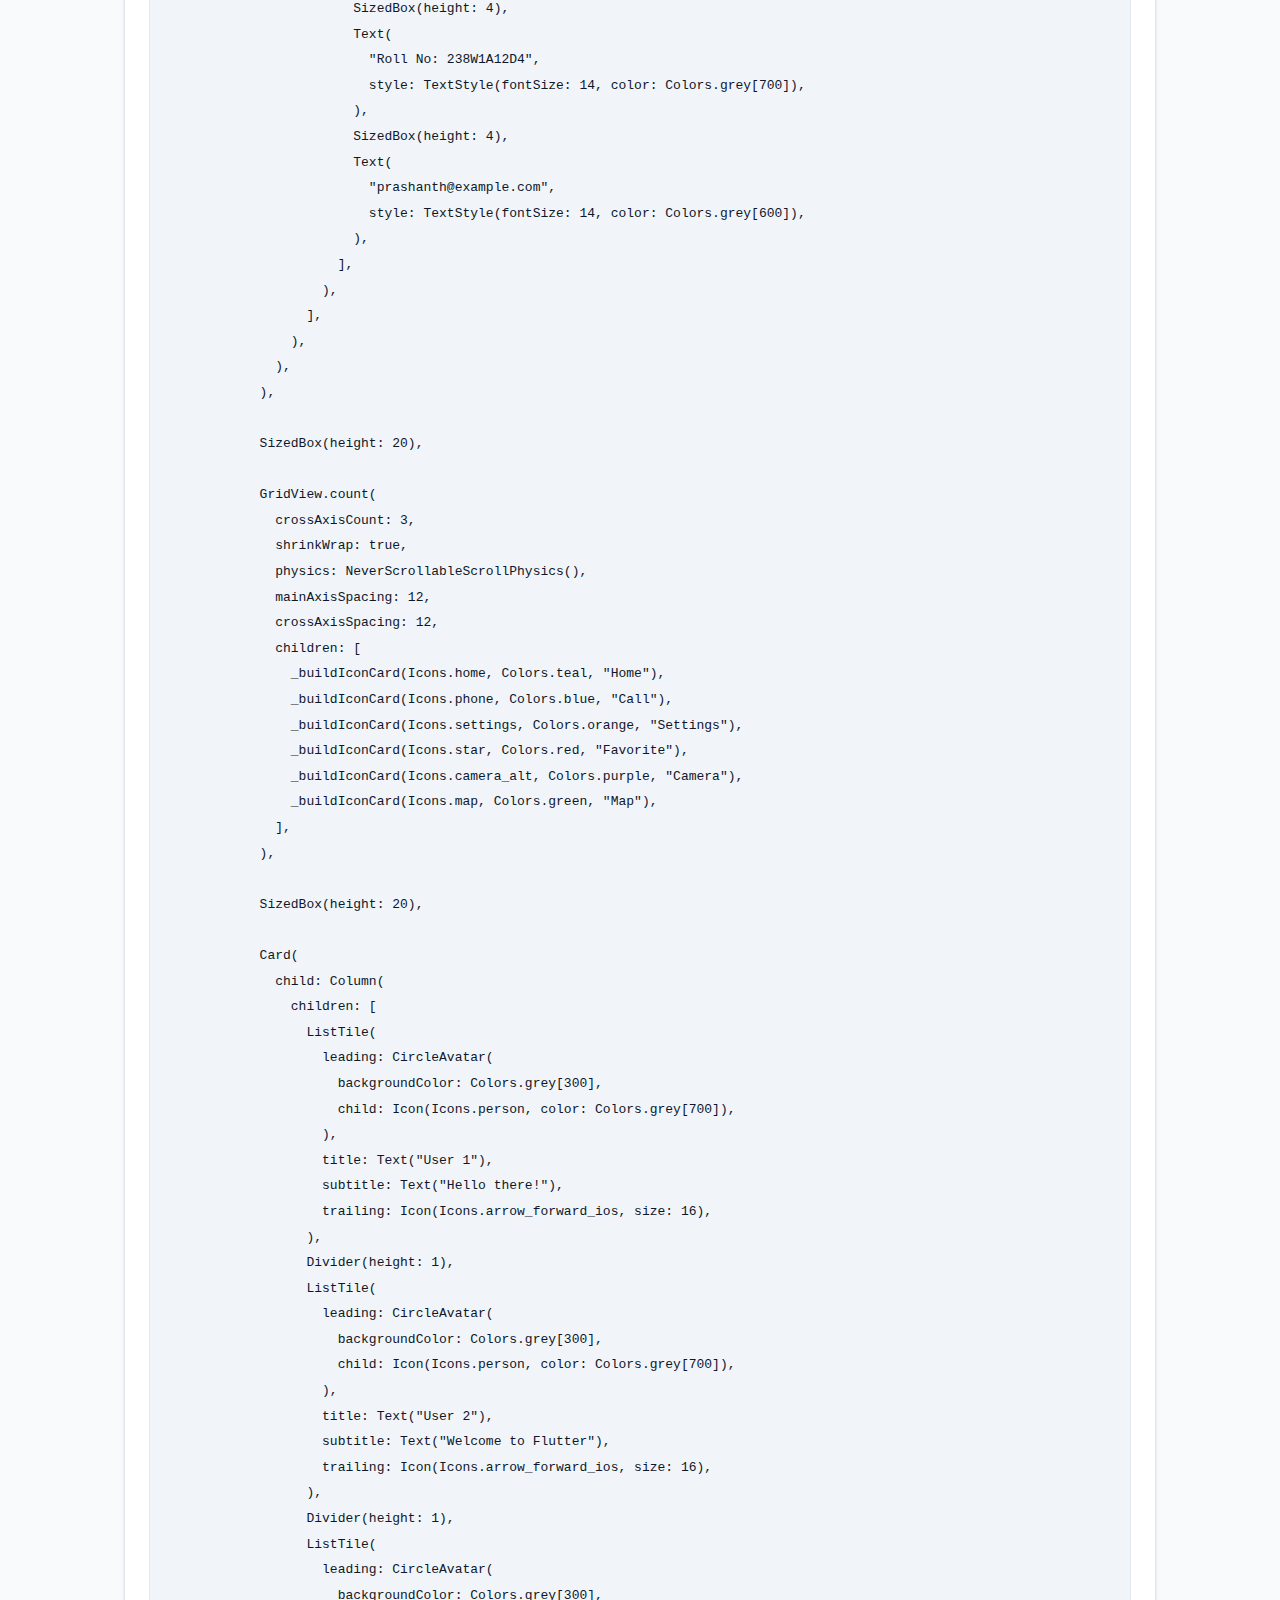
<file: week-8.html>
<!doctype html>
<html lang="en">
<head>
  <meta charset="utf-8" />
  <meta name="viewport" content="width=device-width, initial-scale=1" />
  <title>Week 8 — Login Screen with Validations</title>
  <link href="https://fonts.googleapis.com/css2?family=Inter:wght@400;500;600;700&display=swap" rel="stylesheet">
  <link rel="stylesheet" href="assets/css/style.css" />
</head>
<body class="week-page">
  <header class="header container">
    <div class="brand"><div class="logo"></div> <span>Week 8</span></div>
    <nav class="nav">
      <a href="records.html">← Index</a>
      <a href="index.html">⌂ Home</a>
    </nav>
  </header>

  <main class="container">
    <div class="header-bar">
      <h1 class="title">Week 8 — Login Screen with Validations</h1>
      <div class="date">Date: December 14, 2025</div>
    </div>

    <section class="content-block">
      <h3>Learning Objectives</h3>
      <ol>
        <li>Create a professional login screen with email and password fields</li>
        <li>Implement form validations for user input</li>
        <li>Use TextFormField widgets for input handling</li>
        <li>Apply proper UI design with Container, Column, and TextField widgets</li>
      </ol>
    </section>

    <!-- LOGIN PAGE -->
    <section class="content-block">
      <h3>1. Create a Simple Login Screen with Validations</h3>
      
      <p>A login screen is a fundamental component of most applications. This example demonstrates how to create a functional login page with email and password validation, proper error handling, and a clean user interface.</p>

      <h4 style="color: var(--primary); margin: 16px 0 8px 0;">Key Widgets Used:</h4>
      <ul>
        <li><strong>TextField/TextFormField:</strong> Input fields for email and password</li>
        <li><strong>ElevatedButton:</strong> Login button with custom styling</li>
        <li><strong>Column:</strong> Vertical arrangement of widgets</li>
        <li><strong>Container:</strong> Styling and spacing containers</li>
        <li><strong>Form & GlobalKey:</strong> Form state management and validation</li>
      </ul>

      <h4 style="color: var(--primary); margin: 16px 0 8px 0;">Validation Rules:</h4>
      <ul>
        <li><strong>Email:</strong> Must contain '@' symbol and not be empty</li>
        <li><strong>Password:</strong> Must be at least 6 characters long</li>
        <li><strong>Error Messages:</strong> Display helpful feedback for invalid input</li>
      </ul>

      <pre class="code"><code>import 'package:flutter/material.dart';

void main() => runApp(MyApp());

class MyApp extends StatelessWidget {
  @override
  Widget build(BuildContext context) {
    return MaterialApp(
      debugShowCheckedModeBanner: false,
      home: LoginScreen(),
    );
  }
}

/// Created by: Prashanth kumar (Roll No: 238W1A12D4)
class LoginScreen extends StatefulWidget {
  @override
  _LoginScreenState createState() => _LoginScreenState();
}

class _LoginScreenState extends State<LoginScreen> {
  final _formKey = GlobalKey<FormState>();
  final TextEditingController _emailController = TextEditingController();
  final TextEditingController _passwordController = TextEditingController();

  @override
  Widget build(BuildContext context) {
    return Scaffold(
      appBar: AppBar(
        title: Text("Login Screen"),
        centerTitle: true,
        backgroundColor: Colors.blue,
      ),
      body: Padding(
        padding: EdgeInsets.all(20),
        child: Form(
          key: _formKey,
          child: Column(
            mainAxisAlignment: MainAxisAlignment.center,
            children: [
              Text(
                "Prashanth kumar",
                style: TextStyle(fontSize: 26, fontWeight: FontWeight.bold),
              ),
              Text(
                "Roll No: 238W1A12D4",
                style: TextStyle(fontSize: 18, color: Colors.grey[700]),
              ),
              SizedBox(height: 40),

              TextFormField(
                controller: _emailController,
                decoration: InputDecoration(
                  labelText: "Email",
                  border: OutlineInputBorder(),
                  prefixIcon: Icon(Icons.email),
                ),
                keyboardType: TextInputType.emailAddress,
                validator: (value) {
                  if (value == null || value.isEmpty) {
                    return "Please enter your email";
                  }
                  if (!value.contains('@')) {
                    return "Please enter a valid email";
                  }
                  return null;
                },
              ),

              SizedBox(height: 20),

              TextFormField(
                controller: _passwordController,
                decoration: InputDecoration(
                  labelText: "Password",
                  border: OutlineInputBorder(),
                  prefixIcon: Icon(Icons.lock),
                ),
                obscureText: true,
                validator: (value) {
                  if (value == null || value.isEmpty) {
                    return "Please enter your password";
                  }
                  if (value.length < 6) {
                    return "Password must be at least 6 characters";
                  }
                  return null;
                },
              ),

              SizedBox(height: 30),

              ElevatedButton(
                onPressed: () {
                  if (_formKey.currentState!.validate()) {
                    ScaffoldMessenger.of(context).showSnackBar(
                      SnackBar(content: Text("Login Successful!")),
                    );
                  }
                },
                style: ElevatedButton.styleFrom(
                  backgroundColor: Colors.blue,
                  padding: EdgeInsets.symmetric(horizontal: 50, vertical: 15),
                  shape: RoundedRectangleBorder(
                    borderRadius: BorderRadius.circular(10),
                  ),
                ),
                child: Text(
                  "Login",
                  style: TextStyle(fontSize: 18, color: Colors.white),
                ),
              ),
            ],
          ),
        ),
      ),
    );
  }

  @override
  void dispose() {
    _emailController.dispose();
    _passwordController.dispose();
    super.dispose();
  }
}
</code></pre>

      <h4 style="color: var(--primary); margin: 16px 0 8px 0;">How It Works:</h4>
      <ol>
        <li><strong>Form Widget:</strong> Wraps all input fields and manages their validation state with GlobalKey</li>
        <li><strong>TextEditingController:</strong> Controls and retrieves text from input fields</li>
        <li><strong>Validator Functions:</strong> Return error messages if validation fails, null if valid</li>
        <li><strong>_formKey.currentState!.validate():</strong> Triggers validation for all fields when login is pressed</li>
        <li><strong>SnackBar:</strong> Shows success message when all validations pass</li>
        <li><strong>dispose():</strong> Cleans up controllers when widget is removed to prevent memory leaks</li>
      </ol>

      <h4 style="color: var(--primary); margin: 16px 0 8px 0;">Input Field Features:</h4>
      <ul>
        <li><strong>OutlineInputBorder:</strong> Creates bordered input fields with rounded corners</li>
        <li><strong>prefixIcon:</strong> Adds icons (email, lock) inside the input fields</li>
        <li><strong>obscureText:</strong> Hides password characters for security</li>
        <li><strong>keyboardType:</strong> Shows appropriate keyboard (email keyboard for email field)</li>
      </ul>

      <div class="output" style="padding: 16px; border: 1px solid #e2e8f0; border-radius: 8px; margin: 16px 0; text-align: center;">
        <img src="outputs/week-8/login.png" alt="Login Screen with Validation" style="max-width: 500px; width: 100%; height: auto; border-radius: 4px;">
      </div>
    </section>

    <!-- PROFILE CARD -->
    <section class="content-block">
      <h3>2. Profile Card Design</h3>
      
      <p>Profile cards are essential UI components for displaying user information in a visually appealing way. This example demonstrates how to create a clean, professional profile card using Card, CircleAvatar, and layout widgets.</p>

      <h4 style="color: var(--primary); margin: 16px 0 8px 0;">Key Widgets Used:</h4>
      <ul>
        <li><strong>Card:</strong> Material Design card with elevation and rounded corners</li>
        <li><strong>CircleAvatar:</strong> Circular image container for profile picture</li>
        <li><strong>Column:</strong> Vertical arrangement of profile elements</li>
        <li><strong>Row:</strong> Horizontal arrangement of icons and information</li>
        <li><strong>ListTile:</strong> Structured layout for displaying information</li>
      </ul>

      <h4 style="color: var(--primary); margin: 16px 0 8px 0;">Profile Card Features:</h4>
      <ul>
        <li><strong>Avatar Image:</strong> Circular profile picture with background color</li>
        <li><strong>User Information:</strong> Display name, email, and role</li>
        <li><strong>Icons:</strong> Visual indicators for contact information</li>
        <li><strong>Elevation:</strong> Card shadow effect for depth</li>
      </ul>

      <pre class="code"><code>import 'package:flutter/material.dart';

void main() => runApp(MyApp());

class MyApp extends StatelessWidget {
  @override
  Widget build(BuildContext context) {
    return MaterialApp(
      debugShowCheckedModeBanner: false,
      home: ProfileCardScreen(),
    );
  }
}

/// Created by: Prashanth kumar (Roll No: 238W1A12D4)
class ProfileCardScreen extends StatelessWidget {
  @override
  Widget build(BuildContext context) {
    return Scaffold(
      appBar: AppBar(
        title: Text("Profile Card"),
        centerTitle: true,
        backgroundColor: Colors.teal,
      ),
      body: Center(
        child: Card(
          elevation: 8,
          shape: RoundedRectangleBorder(
            borderRadius: BorderRadius.circular(15),
          ),
          margin: EdgeInsets.all(20),
          child: Padding(
            padding: EdgeInsets.all(20),
            child: Column(
              mainAxisSize: MainAxisSize.min,
              children: [
                CircleAvatar(
                  radius: 50,
                  backgroundColor: Colors.teal,
                  child: Text(
                    "PK",
                    style: TextStyle(
                      fontSize: 40,
                      fontWeight: FontWeight.bold,
                      color: Colors.white,
                    ),
                  ),
                ),
                SizedBox(height: 20),

                Text(
                  "Prashanth kumar",
                  style: TextStyle(
                    fontSize: 26,
                    fontWeight: FontWeight.bold,
                  ),
                ),
                SizedBox(height: 8),

                Text(
                  "Roll No: 238W1A12D4",
                  style: TextStyle(
                    fontSize: 18,
                    color: Colors.grey[700],
                  ),
                ),
                SizedBox(height: 20),

                Row(
                  mainAxisAlignment: MainAxisAlignment.center,
                  children: [
                    Icon(Icons.email, color: Colors.teal),
                    SizedBox(width: 10),
                    Text(
                      "prashanth@example.com",
                      style: TextStyle(fontSize: 16),
                    ),
                  ],
                ),
                SizedBox(height: 12),

                Row(
                  mainAxisAlignment: MainAxisAlignment.center,
                  children: [
                    Icon(Icons.phone, color: Colors.teal),
                    SizedBox(width: 10),
                    Text(
                      "+91 98765 43210",
                      style: TextStyle(fontSize: 16),
                    ),
                  ],
                ),
                SizedBox(height: 12),

                Row(
                  mainAxisAlignment: MainAxisAlignment.center,
                  children: [
                    Icon(Icons.location_on, color: Colors.teal),
                    SizedBox(width: 10),
                    Text(
                      "Hyderabad, India",
                      style: TextStyle(fontSize: 16),
                    ),
                  ],
                ),
                SizedBox(height: 20),

                Row(
                  mainAxisAlignment: MainAxisAlignment.spaceEvenly,
                  children: [
                    ElevatedButton.icon(
                      onPressed: () {},
                      icon: Icon(Icons.message, size: 18),
                      label: Text("Message"),
                      style: ElevatedButton.styleFrom(
                        backgroundColor: Colors.teal,
                        foregroundColor: Colors.white,
                      ),
                    ),
                    ElevatedButton.icon(
                      onPressed: () {},
                      icon: Icon(Icons.person_add, size: 18),
                      label: Text("Follow"),
                      style: ElevatedButton.styleFrom(
                        backgroundColor: Colors.teal,
                        foregroundColor: Colors.white,
                      ),
                    ),
                  ],
                ),
              ],
            ),
          ),
        ),
      ),
    );
  }
}
</code></pre>

      <h4 style="color: var(--primary); margin: 16px 0 8px 0;">Design Breakdown:</h4>
      <ol>
        <li><strong>Card Widget:</strong> Provides elevation (shadow) and rounded corners for a material design look</li>
        <li><strong>CircleAvatar:</strong> Creates a circular container with initials "PK" and teal background</li>
        <li><strong>Text Widgets:</strong> Display name and roll number with appropriate font sizes and weights</li>
        <li><strong>Row with Icons:</strong> Combine icons and text to display contact information (email, phone, location)</li>
        <li><strong>Action Buttons:</strong> Two buttons (Message, Follow) with icons using ElevatedButton.icon</li>
        <li><strong>Spacing:</strong> SizedBox widgets create consistent spacing between elements</li>
      </ol>

      <h4 style="color: var(--primary); margin: 16px 0 8px 0;">Card Properties:</h4>
      <ul>
        <li><strong>elevation: 8:</strong> Creates a pronounced shadow effect for depth</li>
        <li><strong>RoundedRectangleBorder:</strong> Applies 15px border radius for smooth corners</li>
        <li><strong>mainAxisSize: MainAxisSize.min:</strong> Card only takes required vertical space</li>
        <li><strong>Padding:</strong> 20px padding inside the card for comfortable spacing</li>
      </ul>

      <div class="output" style="padding: 16px; border: 1px solid #e2e8f0; border-radius: 8px; margin: 16px 0; text-align: center;">
        <img src="outputs/week-8/profile-card.png" alt="Profile Card Design" style="max-width: 500px; width: 100%; height: auto; border-radius: 4px;">
      </div>
    </section>

    <!-- ALL WIDGETS EXAMPLE -->
    <section class="content-block">
      <h3>3. Flutter Program with All Widgets</h3>
      
      <p>This comprehensive example demonstrates how to combine multiple Flutter widgets into a single application. It showcases TextField, Buttons, Cards, Lists, Grids, Navigation, and more in a cohesive user interface.</p>

      <h4 style="color: var(--primary); margin: 16px 0 8px 0;">Widgets Demonstrated:</h4>
      <ul>
        <li><strong>Scaffold:</strong> Main app structure with AppBar and body</li>
        <li><strong>TextField & ElevatedButton:</strong> Input field with submit button</li>
        <li><strong>Card & CircleAvatar:</strong> Profile card with avatar</li>
        <li><strong>GridView:</strong> Grid layout for icon buttons</li>
        <li><strong>ListView & ListTile:</strong> Scrollable list of items</li>
        <li><strong>BottomNavigationBar:</strong> Bottom navigation tabs</li>
        <li><strong>Row & Column:</strong> Layout widgets for alignment</li>
        <li><strong>Icon & Text:</strong> Visual and textual content</li>
        <li><strong>Container:</strong> Styling and spacing wrapper</li>
      </ul>

      <pre class="code"><code>import 'package:flutter/material.dart';

void main() => runApp(MyApp());

class MyApp extends StatelessWidget {
  @override
  Widget build(BuildContext context) {
    return MaterialApp(
      debugShowCheckedModeBanner: false,
      home: AllWidgetsExample(),
    );
  }
}

/// Created by: Prashanth kumar (Roll No: 238W1A12D4)
class AllWidgetsExample extends StatefulWidget {
  @override
  _AllWidgetsExampleState createState() => _AllWidgetsExampleState();
}

class _AllWidgetsExampleState extends State<AllWidgetsExample> {
  int _selectedIndex = 0;
  final TextEditingController _controller = TextEditingController();

  @override
  Widget build(BuildContext context) {
    return Scaffold(
      appBar: AppBar(
        title: Text("Flutter Widgets Example"),
        backgroundColor: Colors.blue,
        centerTitle: true,
      ),
      body: SingleChildScrollView(
        padding: EdgeInsets.all(16),
        child: Column(
          children: [
            Container(
              padding: EdgeInsets.all(16),
              decoration: BoxDecoration(
                color: Colors.blue[50],
                borderRadius: BorderRadius.circular(12),
              ),
              child: Column(
                children: [
                  TextField(
                    controller: _controller,
                    decoration: InputDecoration(
                      hintText: "Enter your name",
                      filled: true,
                      fillColor: Colors.white,
                      border: OutlineInputBorder(
                        borderRadius: BorderRadius.circular(8),
                        borderSide: BorderSide.none,
                      ),
                    ),
                  ),
                  SizedBox(height: 12),
                  ElevatedButton(
                    onPressed: () {
                      ScaffoldMessenger.of(context).showSnackBar(
                        SnackBar(content: Text("Submitted: \${_controller.text}")),
                      );
                    },
                    style: ElevatedButton.styleFrom(
                      backgroundColor: Colors.blue,
                      padding: EdgeInsets.symmetric(horizontal: 40, vertical: 15),
                      shape: RoundedRectangleBorder(
                        borderRadius: BorderRadius.circular(8),
                      ),
                    ),
                    child: Text("Submit", style: TextStyle(fontSize: 16, color: Colors.white)),
                  ),
                ],
              ),
            ),

            SizedBox(height: 20),

            Card(
              elevation: 4,
              shape: RoundedRectangleBorder(
                borderRadius: BorderRadius.circular(12),
              ),
              child: Padding(
                padding: EdgeInsets.all(16),
                child: Row(
                  children: [
                    CircleAvatar(
                      radius: 40,
                      backgroundColor: Colors.blue,
                      child: Text(
                        "PK",
                        style: TextStyle(fontSize: 28, fontWeight: FontWeight.bold, color: Colors.white),
                      ),
                    ),
                    SizedBox(width: 16),
                    Column(
                      crossAxisAlignment: CrossAxisAlignment.start,
                      children: [
                        Text(
                          "Prashanth kumar",
                          style: TextStyle(fontSize: 20, fontWeight: FontWeight.bold),
                        ),
                        SizedBox(height: 4),
                        Text(
                          "Roll No: 238W1A12D4",
                          style: TextStyle(fontSize: 14, color: Colors.grey[700]),
                        ),
                        SizedBox(height: 4),
                        Text(
                          "prashanth@example.com",
                          style: TextStyle(fontSize: 14, color: Colors.grey[600]),
                        ),
                      ],
                    ),
                  ],
                ),
              ),
            ),

            SizedBox(height: 20),

            GridView.count(
              crossAxisCount: 3,
              shrinkWrap: true,
              physics: NeverScrollableScrollPhysics(),
              mainAxisSpacing: 12,
              crossAxisSpacing: 12,
              children: [
                _buildIconCard(Icons.home, Colors.teal, "Home"),
                _buildIconCard(Icons.phone, Colors.blue, "Call"),
                _buildIconCard(Icons.settings, Colors.orange, "Settings"),
                _buildIconCard(Icons.star, Colors.red, "Favorite"),
                _buildIconCard(Icons.camera_alt, Colors.purple, "Camera"),
                _buildIconCard(Icons.map, Colors.green, "Map"),
              ],
            ),

            SizedBox(height: 20),

            Card(
              child: Column(
                children: [
                  ListTile(
                    leading: CircleAvatar(
                      backgroundColor: Colors.grey[300],
                      child: Icon(Icons.person, color: Colors.grey[700]),
                    ),
                    title: Text("User 1"),
                    subtitle: Text("Hello there!"),
                    trailing: Icon(Icons.arrow_forward_ios, size: 16),
                  ),
                  Divider(height: 1),
                  ListTile(
                    leading: CircleAvatar(
                      backgroundColor: Colors.grey[300],
                      child: Icon(Icons.person, color: Colors.grey[700]),
                    ),
                    title: Text("User 2"),
                    subtitle: Text("Welcome to Flutter"),
                    trailing: Icon(Icons.arrow_forward_ios, size: 16),
                  ),
                  Divider(height: 1),
                  ListTile(
                    leading: CircleAvatar(
                      backgroundColor: Colors.grey[300],
                      child: Icon(Icons.person, color: Colors.grey[700]),
                    ),
                    title: Text("User 3"),
                    subtitle: Text("Great to see you!"),
                    trailing: Icon(Icons.arrow_forward_ios, size: 16),
                  ),
                ],
              ),
            ),
          ],
        ),
      ),
      bottomNavigationBar: BottomNavigationBar(
        currentIndex: _selectedIndex,
        onTap: (index) {
          setState(() {
            _selectedIndex = index;
          });
        },
        items: [
          BottomNavigationBarItem(icon: Icon(Icons.home), label: "Home"),
          BottomNavigationBarItem(icon: Icon(Icons.info), label: "About"),
        ],
      ),
    );
  }

  Widget _buildIconCard(IconData icon, Color color, String label) {
    return Card(
      elevation: 2,
      child: Column(
        mainAxisAlignment: MainAxisAlignment.center,
        children: [
          Icon(icon, size: 40, color: color),
          SizedBox(height: 8),
          Text(label, style: TextStyle(fontSize: 12)),
        ],
      ),
    );
  }

  @override
  void dispose() {
    _controller.dispose();
    super.dispose();
  }
}
</code></pre>

      <h4 style="color: var(--primary); margin: 16px 0 8px 0;">Widget Breakdown:</h4>
      <ol>
        <li><strong>Scaffold:</strong> Provides the basic material design structure with AppBar, body, and BottomNavigationBar</li>
        <li><strong>SingleChildScrollView:</strong> Makes the entire content scrollable</li>
        <li><strong>TextField in Container:</strong> Input field with blue background container and submit button</li>
        <li><strong>Card with Row:</strong> Profile card displaying CircleAvatar and user information in a Row</li>
        <li><strong>GridView.count:</strong> Creates a 3-column grid of icon cards</li>
        <li><strong>ListView with ListTile:</strong> Displays a list of users with avatars and trailing icons</li>
        <li><strong>BottomNavigationBar:</strong> Two-tab navigation at the bottom (Home, About)</li>
        <li><strong>_buildIconCard Helper:</strong> Reusable method to create consistent icon cards</li>
      </ol>

      <h4 style="color: var(--primary); margin: 16px 0 8px 0;">Key Features:</h4>
      <ul>
        <li><strong>State Management:</strong> Uses StatefulWidget to manage selected navigation index</li>
        <li><strong>Responsive Grid:</strong> GridView automatically adjusts to screen size</li>
        <li><strong>Consistent Design:</strong> All elements use matching colors and styling</li>
        <li><strong>User Interaction:</strong> Submit button shows SnackBar with entered text</li>
        <li><strong>Navigation State:</strong> BottomNavigationBar highlights selected tab</li>
        <li><strong>Dividers:</strong> Separate list items for better visual clarity</li>
      </ul>

      <div class="output" style="padding: 16px; border: 1px solid #e2e8f0; border-radius: 8px; margin: 16px 0; text-align: center;">
        <img src="outputs/week-8/widget.png" alt="All Widgets Example" style="max-width: 500px; width: 100%; height: auto; border-radius: 4px;">
      </div>
    </section>

    <!-- KEY TAKEAWAYS -->
    <section class="content-block">
      <h3>Key Takeaways</h3>
      <ul>
        <li><strong>Form Validation:</strong> Use GlobalKey with Form widget to manage validation state</li>
        <li><strong>TextFormField:</strong> Provides built-in validation support with validator parameter</li>
        <li><strong>Controllers:</strong> TextEditingController manages input field values and lifecycle</li>
        <li><strong>User Feedback:</strong> Display error messages inline and success messages with SnackBar</li>
        <li><strong>Security:</strong> Use obscureText for password fields to hide sensitive input</li>
        <li><strong>Clean UI:</strong> Proper spacing with SizedBox and styled buttons enhance user experience</li>
        <li><strong>Validation Logic:</strong> Check for empty fields, email format, and minimum password length</li>
        <li><strong>Memory Management:</strong> Always dispose controllers to prevent memory leaks</li>
        <li><strong>Card Widget:</strong> Perfect for displaying grouped information with elevation and styling</li>
        <li><strong>CircleAvatar:</strong> Ideal for profile pictures with customizable radius and background</li>
        <li><strong>Layout Composition:</strong> Combine Row and Column for flexible, responsive designs</li>
        <li><strong>GridView:</strong> Creates multi-column layouts for icons, images, or cards</li>
        <li><strong>ListView & ListTile:</strong> Efficient scrollable lists with consistent item styling</li>
        <li><strong>BottomNavigationBar:</strong> Essential for multi-page navigation in mobile apps</li>
        <li><strong>Widget Composition:</strong> Complex UIs are built by combining simple widgets</li>
      </ul>
    </section>
  </main>

  <footer class="footer container">© 2025 Academic Record</footer>
  <script src="assets/js/main.js"></script>
</body>
</html>
</file>
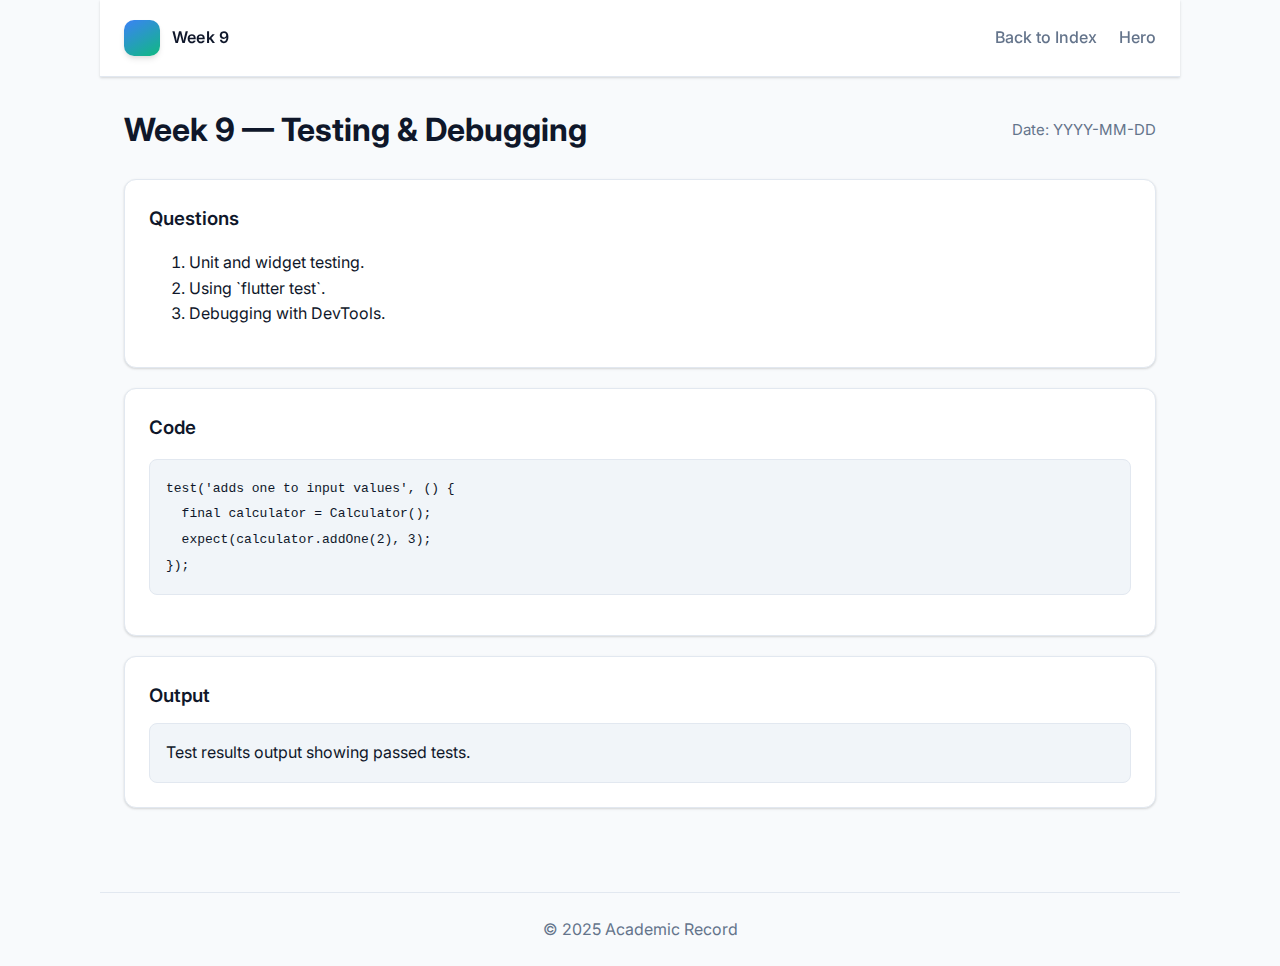
<file: week-9.html>
<!doctype html>
<html lang="en">
<head>
  <meta charset="utf-8" />
  <meta name="viewport" content="width=device-width, initial-scale=1" />
  <title>Week 9 — Testing & Debugging</title>
  <link href="https://fonts.googleapis.com/css2?family=Inter:wght@400;500;600;700&display=swap" rel="stylesheet">
  <link rel="stylesheet" href="assets/css/style.css" />
</head>
<body class="week-page">
  <header class="header container">
    <div class="brand"><div class="logo"></div> <span>Week 9</span></div>
    <nav class="nav">
      <a href="records.html">Back to Index</a>
      <a href="index.html">Hero</a>
    </nav>
  </header>

  <main class="container">
    <div class="header-bar">
      <h1 class="title">Week 9 — Testing & Debugging</h1>
      <div class="date">Date: YYYY-MM-DD</div>
    </div>

    <section class="content-block">
      <h3>Questions</h3>
      <ol>
        <li>Unit and widget testing.</li>
        <li>Using `flutter test`.</li>
        <li>Debugging with DevTools.</li>
      </ol>
    </section>

    <section class="content-block">
      <h3>Code</h3>
      <pre class="code"><code>test('adds one to input values', () {
  final calculator = Calculator();
  expect(calculator.addOne(2), 3);
});
</code></pre>
    </section>

    <section class="content-block">
      <h3>Output</h3>
      <div class="output">Test results output showing passed tests.</div>
    </section>
  </main>

  <footer class="footer container">© 2025 Academic Record</footer>
  <script src="assets/js/main.js"></script>
</body>
</html>
</file>
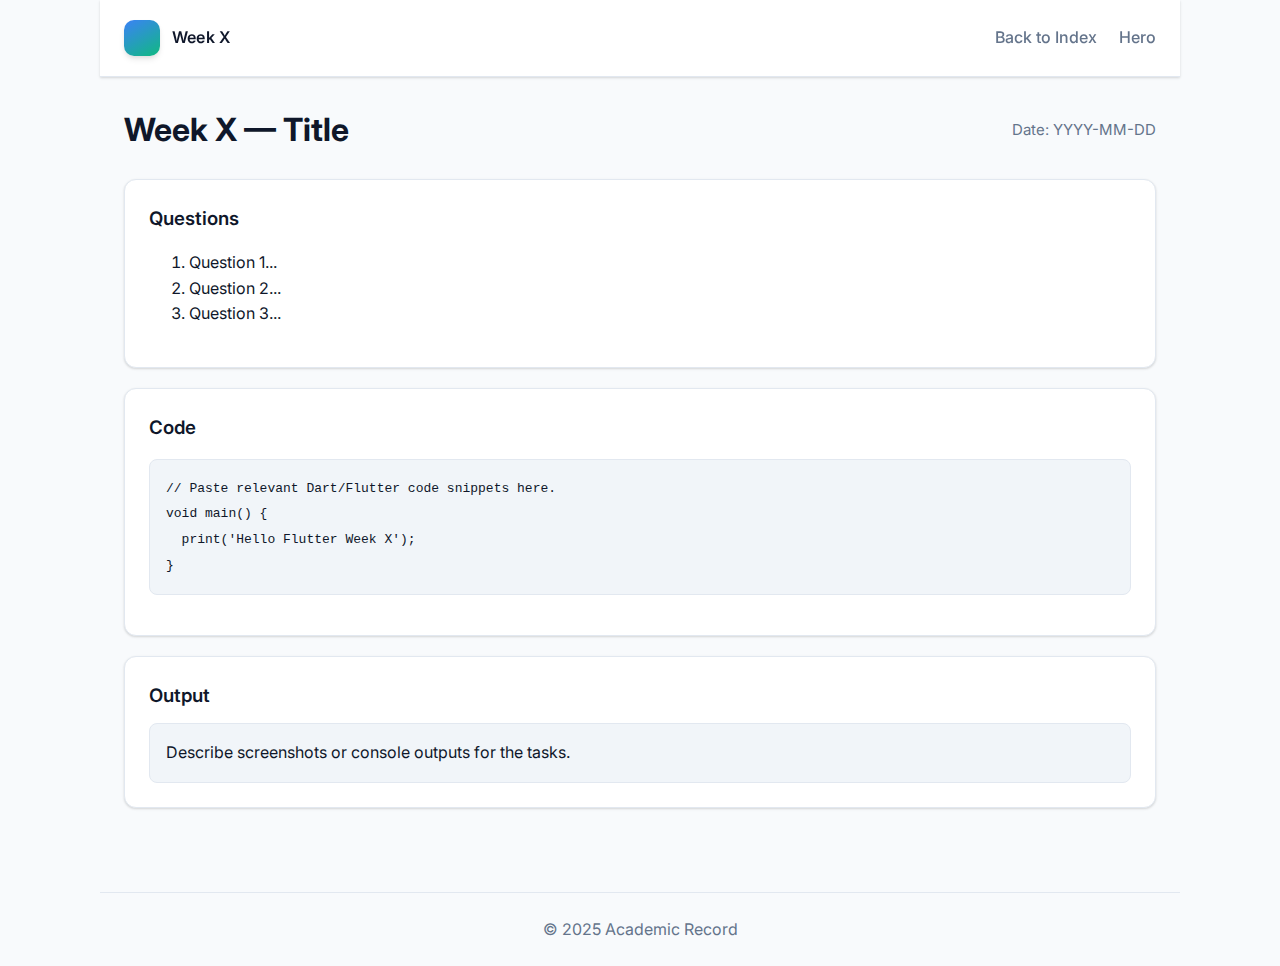
<file: week-template.html>
<!doctype html>
<html lang="en">
<head>
  <meta charset="utf-8" />
  <meta name="viewport" content="width=device-width, initial-scale=1" />
  <title>Week X — Flutter Record</title>
  <link href="https://fonts.googleapis.com/css2?family=Inter:wght@400;500;600;700&display=swap" rel="stylesheet">
  <link rel="stylesheet" href="assets/css/style.css" />
</head>
<body class="week-page">
  <header class="header container">
    <div class="brand"><div class="logo"></div> <span>Week X</span></div>
    <nav class="nav">
      <a href="records.html">Back to Index</a>
      <a href="index.html">Hero</a>
    </nav>
  </header>

  <main class="container">
    <div class="header-bar">
      <h1 class="title">Week X — Title</h1>
      <div class="date">Date: YYYY-MM-DD</div>
    </div>

    <section class="content-block">
      <h3>Questions</h3>
      <ol>
        <li>Question 1...</li>
        <li>Question 2...</li>
        <li>Question 3...</li>
      </ol>
    </section>

    <section class="content-block">
      <h3>Code</h3>
      <pre class="code"><code>// Paste relevant Dart/Flutter code snippets here.
void main() {
  print('Hello Flutter Week X');
}
</code></pre>
    </section>

    <section class="content-block">
      <h3>Output</h3>
      <div class="output">Describe screenshots or console outputs for the tasks.</div>
    </section>
  </main>

  <footer class="footer container">© 2025 Academic Record</footer>
  <script src="assets/js/main.js"></script>
</body>
</html>
</file>
<file: assets/css/style.css>
/* Professional, clean white theme */
:root {
  --bg: #f8fafc; /* slate-50 */
  --surface: #ffffff; /* white */
  --card: #ffffff; /* white */
  --text: #0f172a; /* slate-900 */
  --muted: #64748b; /* slate-500 */
  --primary: #3b82f6; /* blue-500 */
  --primary-600: #2563eb; /* blue-600 */
  --accent: #10b981; /* emerald-500 */
  --danger: #ef4444; /* red-500 */
  --shadow: 0 1px 3px rgba(0,0,0,0.1), 0 1px 2px rgba(0,0,0,0.06);
  --shadow-md: 0 4px 6px -1px rgba(0,0,0,0.1), 0 2px 4px -1px rgba(0,0,0,0.06);
  --shadow-lg: 0 10px 15px -3px rgba(0,0,0,0.1), 0 4px 6px -2px rgba(0,0,0,0.05);
  --shadow-xl: 0 20px 25px -5px rgba(0,0,0,0.1), 0 10px 10px -5px rgba(0,0,0,0.04);
}

* { box-sizing: border-box; }
html, body { height: 100%; }
body {
  margin: 0;
  background: var(--bg);
  color: var(--text);
  font-family: Inter, system-ui, -apple-system, Segoe UI, Roboto, "Helvetica Neue", Arial, "Noto Sans", "Apple Color Emoji", "Segoe UI Emoji";
  line-height: 1.6;
}

.container {
  width: 100%;
  max-width: 1080px;
  margin: 0 auto;
  padding: 24px;
}

.header {
  position: fixed;
  top: 0;
  left: 0;
  right: 0;
  z-index: 1000;
  display: flex;
  justify-content: space-between;
  align-items: center;
  padding: 20px 24px;
  background: var(--surface);
  border-bottom: 1px solid #e2e8f0;
  box-shadow: var(--shadow);
}
.header .brand {
  display: flex;
  align-items: center;
  gap: 12px;
  font-weight: 600;
  letter-spacing: 0.2px;
  color: var(--text);
}
.header .brand .logo {
  width: 36px; height: 36px; border-radius: 10px;
  background: linear-gradient(150deg, var(--primary), var(--accent));
  box-shadow: var(--shadow-md);
}

body {
  padding-top: 80px;
}

.nav a {
  color: var(--muted);
  text-decoration: none;
  margin-left: 18px;
  font-weight: 500;
  transition: color 0.2s;
}
.nav a:hover { color: var(--primary); }

.hero {
  display: flex;
  gap: 48px;
  align-items: center;
  padding: 64px 24px;
  max-width: 1200px;
  margin: 0 auto;
}
.hero-content {
  flex: 1;
}
.hero-image {
  flex-shrink: 0;
}
.hero h1 {
  font-size: 48px;
  margin: 0 0 16px;
  letter-spacing: -0.5px;
  font-weight: 700;
  color: var(--text);
}
.hero .subtitle { 
  color: var(--muted); 
  margin-bottom: 24px;
  font-size: 18px;
  line-height: 1.7;
}

.profile {
  display: flex;
  flex-direction: column;
  gap: 12px;
  margin-bottom: 28px;
  padding: 20px;
  background: var(--surface);
  border-radius: 12px;
  border: 1px solid #e2e8f0;
  box-shadow: var(--shadow);
}
.profile .meta { font-size: 16px; }
.profile .meta .label { 
  color: var(--muted); 
  display: inline-block;
  min-width: 80px;
}
.hero-image img {
  width: 320px; 
  height: 320px; 
  border-radius: 16px; 
  object-fit: cover;
  box-shadow: var(--shadow-xl);
  border: 1px solid #e2e8f0;
}

.button {
  display: inline-flex;
  align-items: center;
  gap: 10px;
  padding: 14px 28px;
  border-radius: 8px;
  border: none;
  background: var(--primary);
  color: white;
  font-weight: 600;
  text-decoration: none;
  box-shadow: var(--shadow-md);
  transition: all 0.2s;
  font-size: 16px;
}
.button:hover {
  background: var(--primary-600);
  box-shadow: var(--shadow-lg);
  transform: translateY(-1px);
}

.section {
  margin-top: 24px;
}
.section h2 {
  font-size: 22px;
  margin: 0 0 10px;
  color: var(--text);
}
.cards {
  display: grid;
  grid-template-columns: repeat(3, minmax(0, 1fr));
  gap: 18px;
}
.card {
  background: var(--card);
  border: 1px solid #e2e8f0;
  border-radius: 12px;
  padding: 20px;
  box-shadow: var(--shadow);
}
.card h3 { margin: 0 0 8px; color: var(--text); }
.card p { margin: 0; color: var(--muted); }

.list {
  display: grid;
  grid-template-columns: repeat(2, minmax(0, 1fr));
  gap: 16px;
}
.list-item {
  display: flex;
  align-items: center;
  gap: 12px;
  padding: 14px 16px;
  border-radius: 10px;
  border: 1px solid #e2e8f0;
  background: var(--surface);
  box-shadow: var(--shadow);
  transition: all 0.2s;
}
.list-item:hover {
  box-shadow: var(--shadow-md);
  transform: translateY(-1px);
}
.list-item .badge {
  background: #dbeafe;
  color: var(--primary);
  padding: 6px 12px;
  border-radius: 6px;
  font-weight: 700;
  font-size: 14px;
}
.list-item a { color: var(--text); text-decoration: none; font-weight: 600; transition: color 0.2s; }
.list-item a:hover { color: var(--primary); }

.week-page .header-bar {
  display: flex; justify-content: space-between; align-items: center;
  margin-bottom: 24px;
}
.week-page .title { font-size: 32px; margin: 0; color: var(--text); font-weight: 700; }
.week-page .date { color: var(--muted); font-size: 15px; white-space: nowrap; }

.content-block {
  margin-top: 20px;
  background: var(--card);
  border: 1px solid #e2e8f0;
  border-radius: 12px;
  padding: 24px;
  box-shadow: var(--shadow);
}
.content-block h3 { margin: 0 0 12px; color: var(--text); font-weight: 600; }
.code {
  background: #f1f5f9;
  border-radius: 8px;
  padding: 16px;
  border: 1px solid #e2e8f0;
  overflow: auto;
  font-family: 'Courier New', monospace;
  color: var(--text);
}
.output {
  background: #f1f5f9;
  border-radius: 8px;
  padding: 16px;
  border: 1px solid #e2e8f0;
  color: var(--text);
}

.footer {
  margin-top: 60px; padding: 24px; color: var(--muted); text-align: center;
  border-top: 1px solid #e2e8f0;
}

@media (max-width: 900px) {
  .hero { flex-direction: column-reverse; padding: 32px 24px; }
  .hero-image img { width: 240px; height: 240px; }
  .cards { grid-template-columns: 1fr; }
  .list { grid-template-columns: 1fr; }
  .hero h1 { font-size: 36px; }
}
</file>
